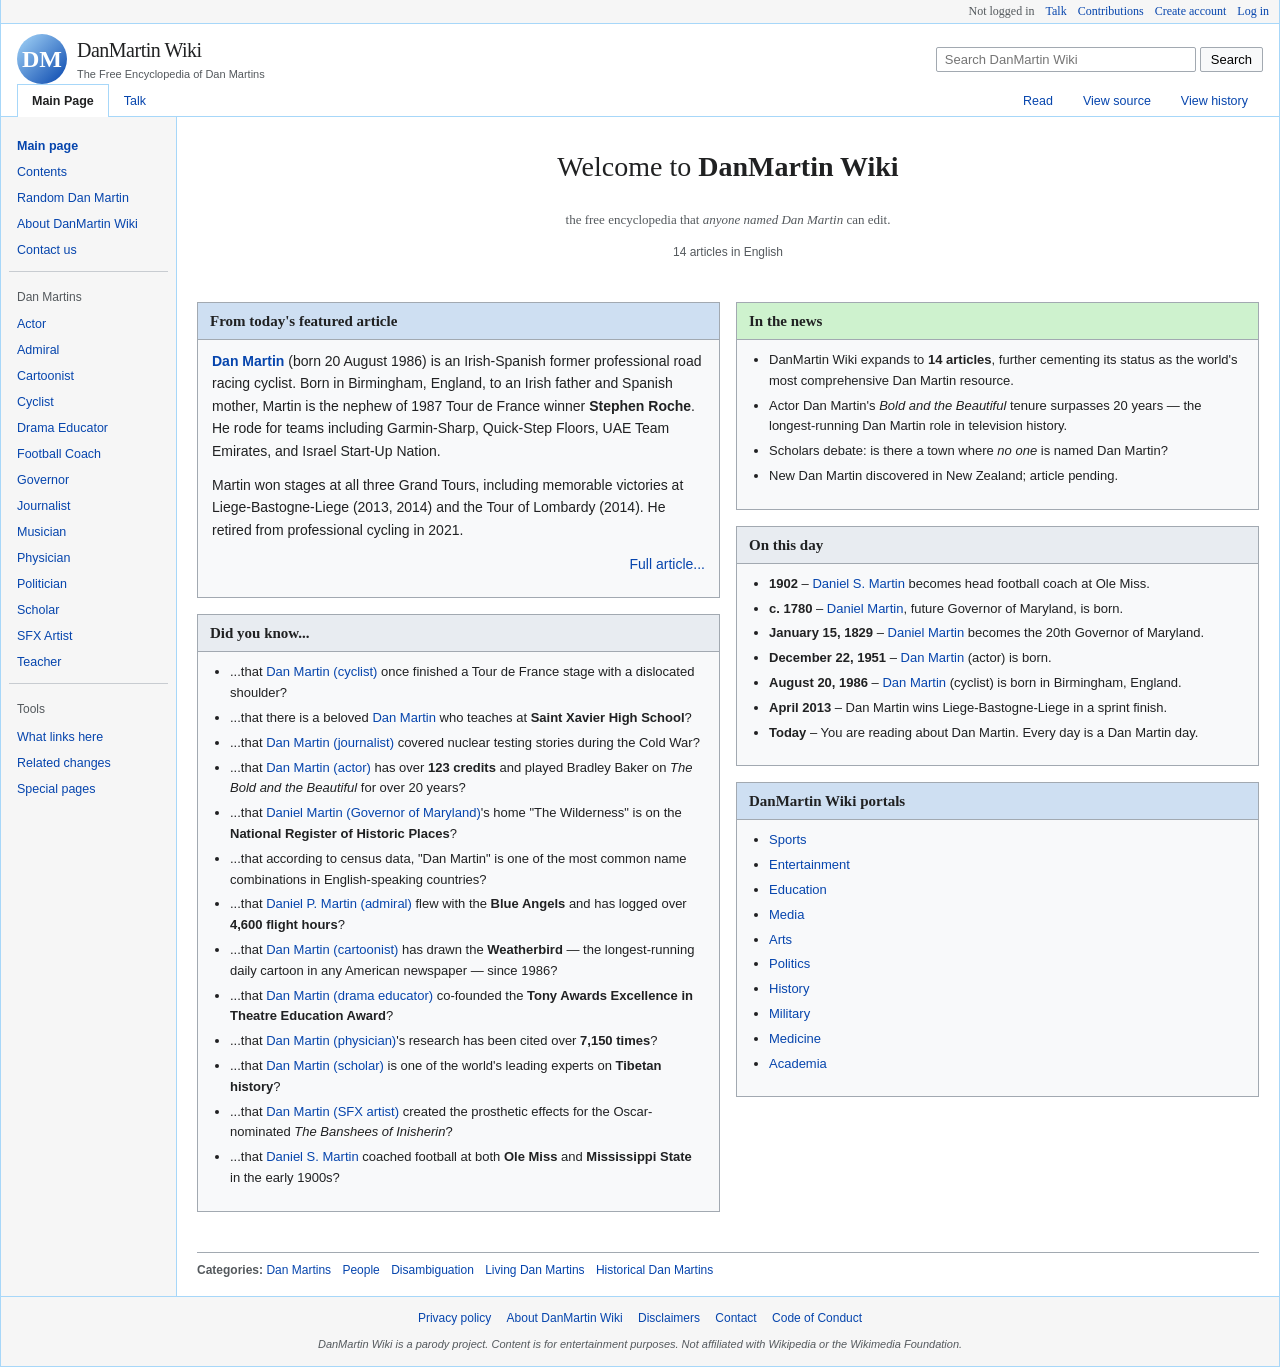
<file: index.html>
<!DOCTYPE html>
<html lang="en">
<head>
  <meta charset="UTF-8">
  <meta name="viewport" content="width=device-width, initial-scale=1.0">
  <title>DanMartin Wiki — The Free Encyclopedia of Dan Martins</title>
  <link rel="stylesheet" href="css/style.css">
</head>
<body>

<div class="wiki-wrapper">
  <!-- Personal tools bar -->
  <div class="wiki-personal-bar">
    <span>Not logged in</span>
    <a href="#">Talk</a>
    <a href="#">Contributions</a>
    <a href="#">Create account</a>
    <a href="#">Log in</a>
  </div>

  <!-- Header -->
  <div class="wiki-header">
    <div class="wiki-header-inner">
      <a href="index.html" class="wiki-logo">
        <div class="wiki-logo-icon">DM</div>
        <div class="wiki-logo-text">
          <h1>DanMartin Wiki</h1>
          <div class="tagline">The Free Encyclopedia of Dan Martins</div>
        </div>
      </a>
      <div class="wiki-search" style="position:relative;">
        <input type="text" id="wiki-search-input" placeholder="Search DanMartin Wiki">
        <button id="wiki-search-btn">Search</button>
        <div id="search-results" class="search-results"></div>
      </div>
    </div>

    <!-- Tabs -->
    <div class="wiki-tabs">
      <a class="wiki-tab active" href="index.html">Main Page</a>
      <a class="wiki-tab" href="#">Talk</a>
      <span style="flex:1;"></span>
      <a class="wiki-tab" href="#">Read</a>
      <a class="wiki-tab" href="#">View source</a>
      <a class="wiki-tab" href="#">View history</a>
    </div>
  </div>

  <!-- Body -->
  <div class="wiki-body">
    <!-- Sidebar -->
    <nav class="wiki-sidebar">
      <div class="sidebar-section">
        <ul>
          <li><a href="index.html"><strong>Main page</strong></a></li>
          <li><a href="#">Contents</a></li>
          <li><a href="#" class="random-dan-martin">Random Dan Martin</a></li>
          <li><a href="#">About DanMartin Wiki</a></li>
          <li><a href="#">Contact us</a></li>
        </ul>
      </div>
      <div class="sidebar-section">
        <h3>Dan Martins</h3>
        <ul>
          <li><a href="pages/dan-martin-actor.html">Actor</a></li>
          <li><a href="pages/dan-martin-admiral.html">Admiral</a></li>
          <li><a href="pages/dan-martin-cartoonist.html">Cartoonist</a></li>
          <li><a href="pages/dan-martin-cyclist.html">Cyclist</a></li>
          <li><a href="pages/dan-martin-drama-educator.html">Drama Educator</a></li>
          <li><a href="pages/dan-martin-football-coach.html">Football Coach</a></li>
          <li><a href="pages/dan-martin-governor.html">Governor</a></li>
          <li><a href="pages/dan-martin-journalist.html">Journalist</a></li>
          <li><a href="pages/dan-martin-musician.html">Musician</a></li>
          <li><a href="pages/dan-martin-physician.html">Physician</a></li>
          <li><a href="pages/dan-martin-politician.html">Politician</a></li>
          <li><a href="pages/dan-martin-scholar.html">Scholar</a></li>
          <li><a href="pages/dan-martin-sfx-artist.html">SFX Artist</a></li>
          <li><a href="pages/dan-martin-teacher.html">Teacher</a></li>
        </ul>
      </div>
      <div class="sidebar-section">
        <h3>Tools</h3>
        <ul>
          <li><a href="#">What links here</a></li>
          <li><a href="#">Related changes</a></li>
          <li><a href="#">Special pages</a></li>
        </ul>
      </div>
    </nav>

    <!-- Content -->
    <main class="wiki-content">
      <div class="main-page-banner">
        <h1 class="page-title" style="border:none; text-align:center;">Welcome to <strong>DanMartin Wiki</strong></h1>
        <p>the free encyclopedia that <em>anyone named Dan Martin</em> can edit.</p>
        <p style="color:#54595d; font-size:12px; font-family:sans-serif;">14 articles in English</p>
      </div>

      <div class="main-page-columns">
        <!-- Left column -->
        <div>
          <div class="main-page-box">
            <div class="box-header">From today's featured article</div>
            <div class="box-content">
              <p><b><a href="pages/dan-martin-cyclist.html">Dan Martin</a></b> (born 20 August 1986) is an Irish-Spanish former professional road racing cyclist. Born in Birmingham, England, to an Irish father and Spanish mother, Martin is the nephew of 1987 Tour de France winner <b>Stephen Roche</b>. He rode for teams including Garmin-Sharp, Quick-Step Floors, UAE Team Emirates, and Israel Start-Up Nation.</p>
              <p>Martin won stages at all three Grand Tours, including memorable victories at Liege-Bastogne-Liege (2013, 2014) and the Tour of Lombardy (2014). He retired from professional cycling in 2021.</p>
              <p style="text-align:right;"><a href="pages/dan-martin-cyclist.html">Full article...</a></p>
            </div>
          </div>

          <div class="main-page-box">
            <div class="box-header light">Did you know...</div>
            <div class="box-content">
              <ul>
                <li>...that <a href="pages/dan-martin-cyclist.html">Dan Martin (cyclist)</a> once finished a Tour de France stage with a dislocated shoulder?</li>
                <li>...that there is a beloved <a href="pages/dan-martin-teacher.html">Dan Martin</a> who teaches at <b>Saint Xavier High School</b>?</li>
                <li>...that <a href="pages/dan-martin-journalist.html">Dan Martin (journalist)</a> covered nuclear testing stories during the Cold War?</li>
                <li>...that <a href="pages/dan-martin-actor.html">Dan Martin (actor)</a> has over <b>123 credits</b> and played Bradley Baker on <i>The Bold and the Beautiful</i> for over 20 years?</li>
                <li>...that <a href="pages/dan-martin-governor.html">Daniel Martin (Governor of Maryland)</a>'s home "The Wilderness" is on the <b>National Register of Historic Places</b>?</li>
                <li>...that according to census data, "Dan Martin" is one of the most common name combinations in English-speaking countries?</li>
                <li>...that <a href="pages/dan-martin-admiral.html">Daniel P. Martin (admiral)</a> flew with the <b>Blue Angels</b> and has logged over <b>4,600 flight hours</b>?</li>
                <li>...that <a href="pages/dan-martin-cartoonist.html">Dan Martin (cartoonist)</a> has drawn the <b>Weatherbird</b> &mdash; the longest-running daily cartoon in any American newspaper &mdash; since 1986?</li>
                <li>...that <a href="pages/dan-martin-drama-educator.html">Dan Martin (drama educator)</a> co-founded the <b>Tony Awards Excellence in Theatre Education Award</b>?</li>
                <li>...that <a href="pages/dan-martin-physician.html">Dan Martin (physician)</a>'s research has been cited over <b>7,150 times</b>?</li>
                <li>...that <a href="pages/dan-martin-scholar.html">Dan Martin (scholar)</a> is one of the world's leading experts on <b>Tibetan history</b>?</li>
                <li>...that <a href="pages/dan-martin-sfx-artist.html">Dan Martin (SFX artist)</a> created the prosthetic effects for the Oscar-nominated <i>The Banshees of Inisherin</i>?</li>
                <li>...that <a href="pages/dan-martin-football-coach.html">Daniel S. Martin</a> coached football at both <b>Ole Miss</b> and <b>Mississippi State</b> in the early 1900s?</li>
              </ul>
            </div>
          </div>
        </div>

        <!-- Right column -->
        <div>
          <div class="main-page-box">
            <div class="box-header green">In the news</div>
            <div class="box-content">
              <ul>
                <li>DanMartin Wiki expands to <b>14 articles</b>, further cementing its status as the world's most comprehensive Dan Martin resource.</li>
                <li>Actor Dan Martin's <i>Bold and the Beautiful</i> tenure surpasses 20 years &mdash; the longest-running Dan Martin role in television history.</li>
                <li>Scholars debate: is there a town where <em>no one</em> is named Dan Martin?</li>
                <li>New Dan Martin discovered in New Zealand; article pending.</li>
              </ul>
            </div>
          </div>

          <div class="main-page-box">
            <div class="box-header light">On this day</div>
            <div class="box-content">
              <ul>
                <li><b>1902</b> &ndash; <a href="pages/dan-martin-football-coach.html">Daniel S. Martin</a> becomes head football coach at Ole Miss.</li>
                <li><b>c. 1780</b> &ndash; <a href="pages/dan-martin-governor.html">Daniel Martin</a>, future Governor of Maryland, is born.</li>
                <li><b>January 15, 1829</b> &ndash; <a href="pages/dan-martin-governor.html">Daniel Martin</a> becomes the 20th Governor of Maryland.</li>
                <li><b>December 22, 1951</b> &ndash; <a href="pages/dan-martin-actor.html">Dan Martin</a> (actor) is born.</li>
                <li><b>August 20, 1986</b> &ndash; <a href="pages/dan-martin-cyclist.html">Dan Martin</a> (cyclist) is born in Birmingham, England.</li>
                <li><b>April 2013</b> &ndash; Dan Martin wins Liege-Bastogne-Liege in a sprint finish.</li>
                <li><b>Today</b> &ndash; You are reading about Dan Martin. Every day is a Dan Martin day.</li>
              </ul>
            </div>
          </div>

          <div class="main-page-box">
            <div class="box-header">DanMartin Wiki portals</div>
            <div class="box-content">
              <ul>
                <li><a href="pages/dan-martin-cyclist.html">Sports</a></li>
                <li><a href="pages/dan-martin-actor.html">Entertainment</a></li>
                <li><a href="pages/dan-martin-teacher.html">Education</a></li>
                <li><a href="pages/dan-martin-journalist.html">Media</a></li>
                <li><a href="pages/dan-martin-musician.html">Arts</a></li>
                <li><a href="pages/dan-martin-politician.html">Politics</a></li>
                <li><a href="pages/dan-martin-governor.html">History</a></li>
                <li><a href="pages/dan-martin-admiral.html">Military</a></li>
                <li><a href="pages/dan-martin-physician.html">Medicine</a></li>
                <li><a href="pages/dan-martin-scholar.html">Academia</a></li>
              </ul>
            </div>
          </div>
        </div>
      </div>

      <div class="categories-bar">
        <strong>Categories:</strong>
        <a href="#">Dan Martins</a>
        <a href="#">People</a>
        <a href="#">Disambiguation</a>
        <a href="#">Living Dan Martins</a>
        <a href="#">Historical Dan Martins</a>
      </div>
    </main>
  </div>

  <!-- Footer -->
  <div class="wiki-footer">
    <div class="footer-links">
      <a href="#">Privacy policy</a>
      <a href="#">About DanMartin Wiki</a>
      <a href="#">Disclaimers</a>
      <a href="#">Contact</a>
      <a href="#">Code of Conduct</a>
    </div>
    <div class="disclaimer">
      DanMartin Wiki is a parody project. Content is for entertainment purposes. Not affiliated with Wikipedia or the Wikimedia Foundation.
    </div>
  </div>
</div>

<script src="js/app.js"></script>
</body>
</html>
</file>
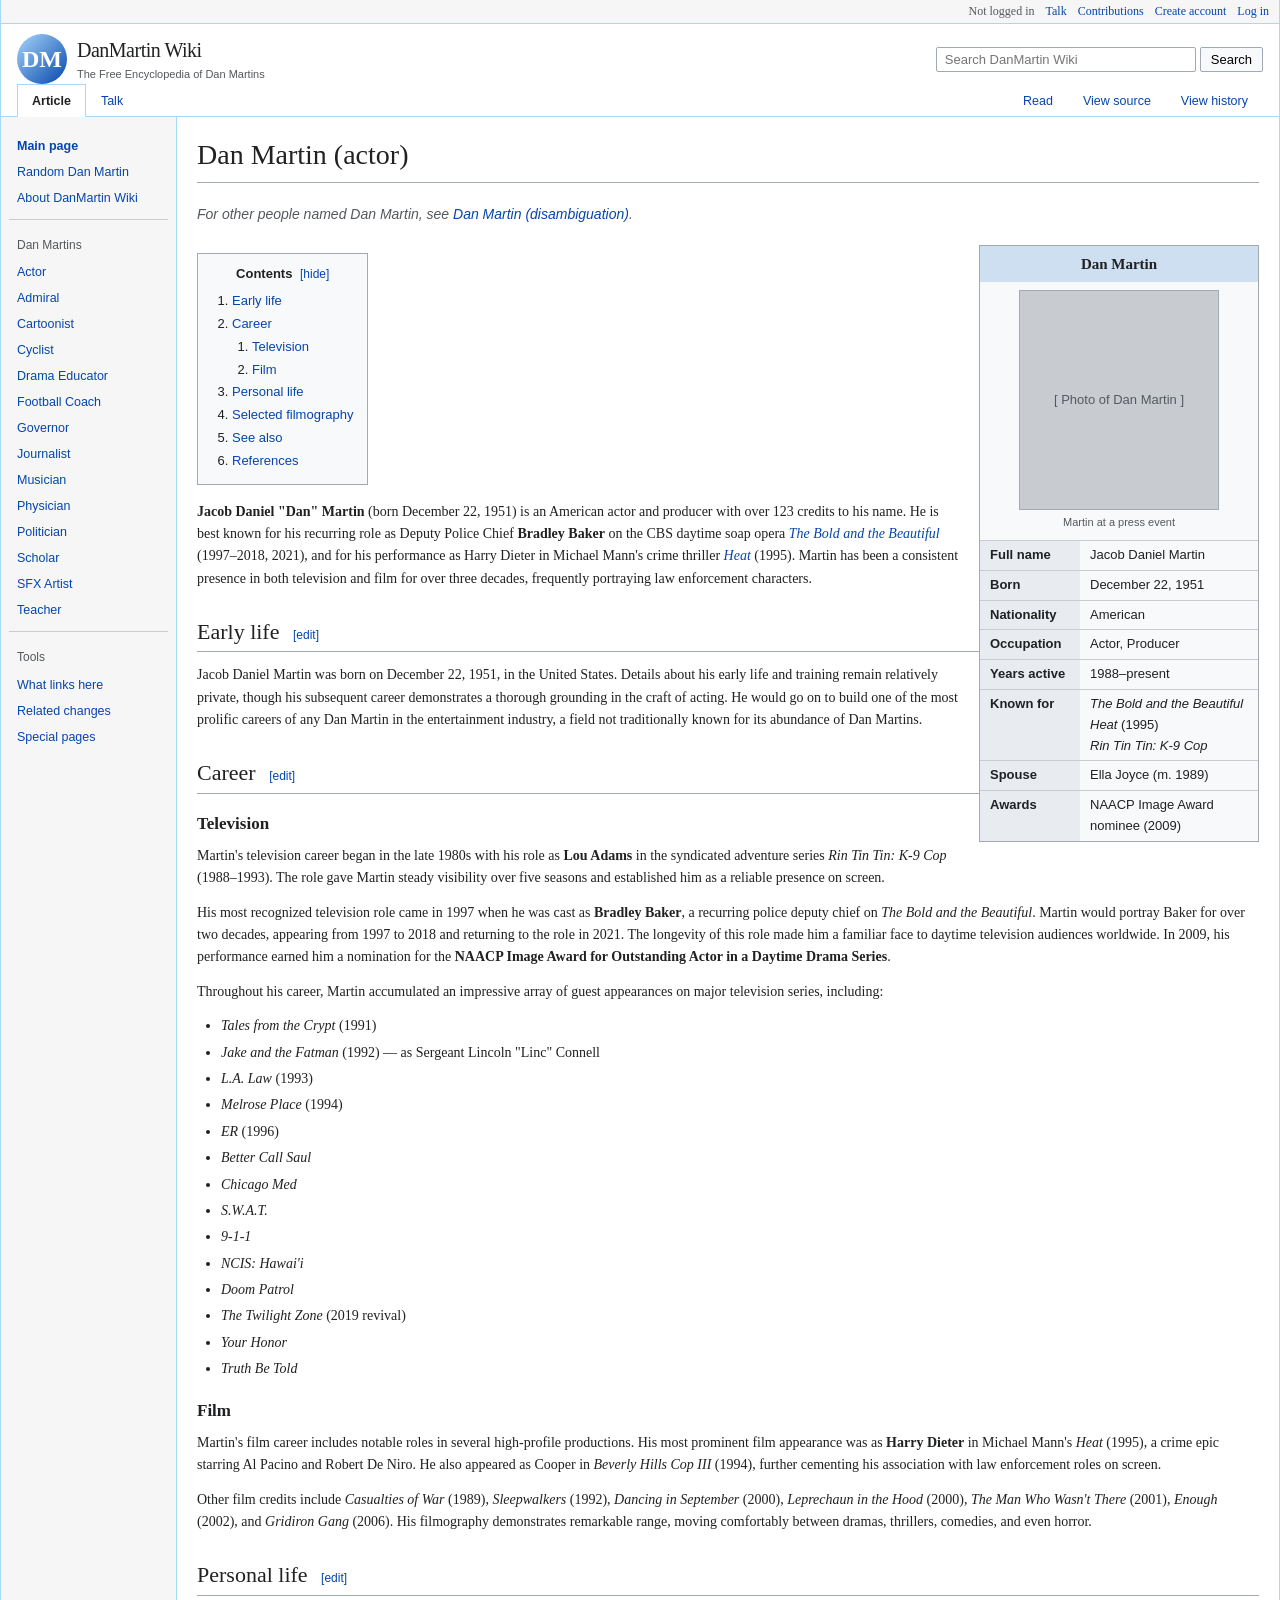
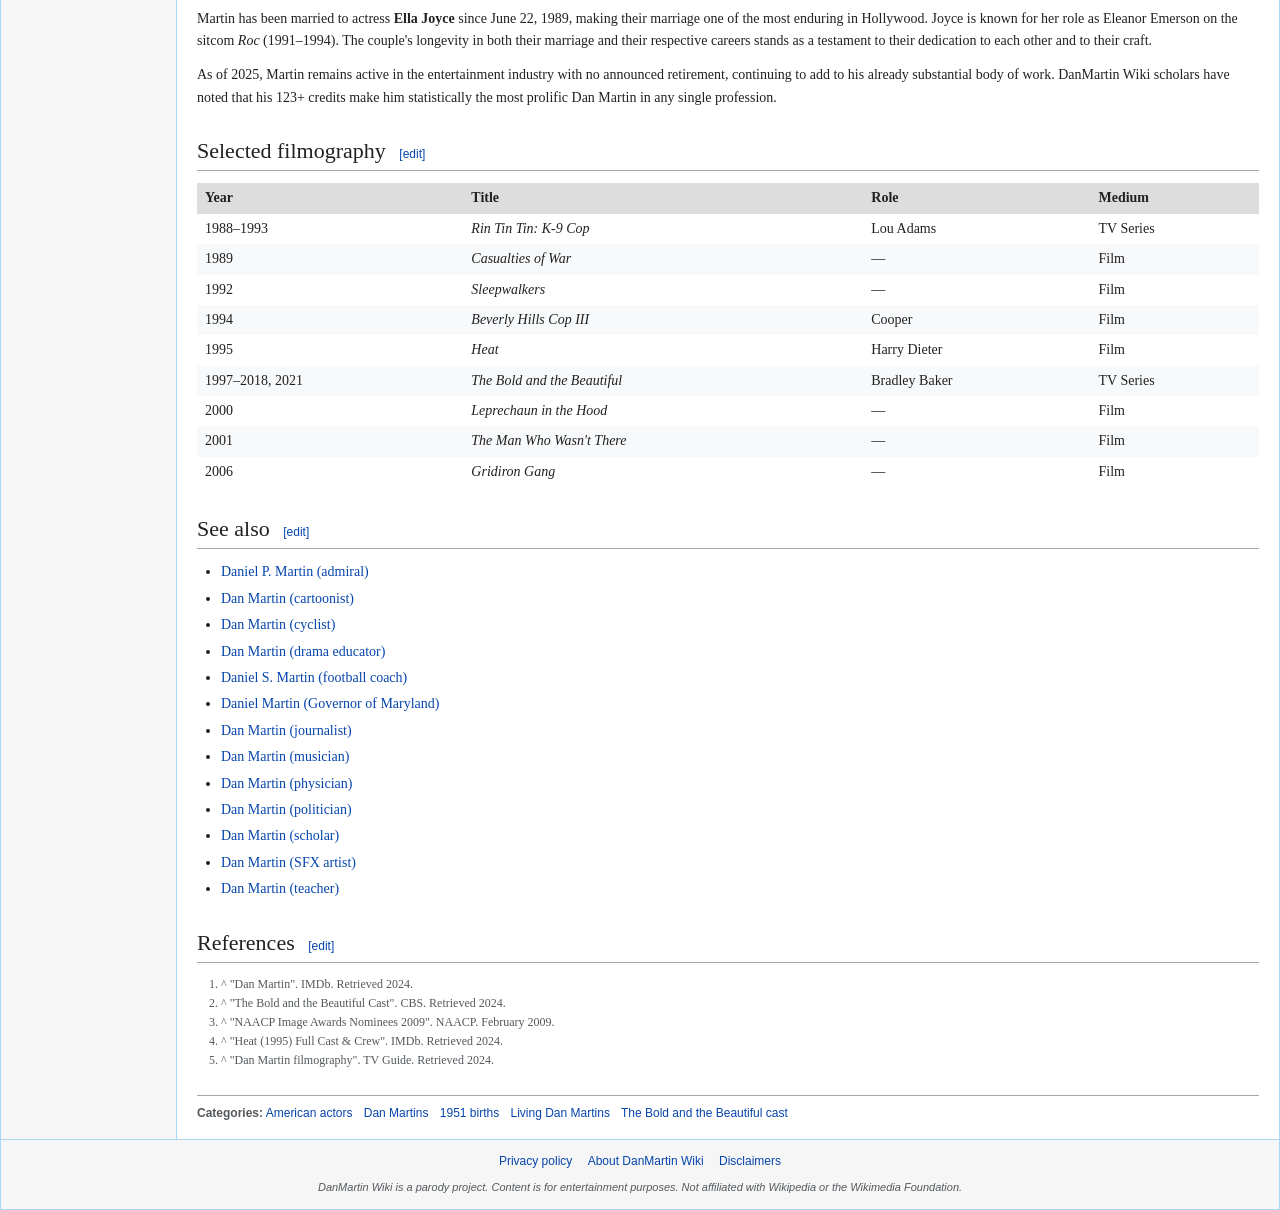
<file: pages/dan-martin-actor.html>
<!DOCTYPE html>
<html lang="en">
<head>
  <meta charset="UTF-8">
  <meta name="viewport" content="width=device-width, initial-scale=1.0">
  <title>Dan Martin (actor) — DanMartin Wiki</title>
  <link rel="stylesheet" href="../css/style.css">
</head>
<body>

<div class="wiki-wrapper">
  <div class="wiki-personal-bar">
    <span>Not logged in</span>
    <a href="#">Talk</a>
    <a href="#">Contributions</a>
    <a href="#">Create account</a>
    <a href="#">Log in</a>
  </div>

  <div class="wiki-header">
    <div class="wiki-header-inner">
      <a href="../index.html" class="wiki-logo">
        <div class="wiki-logo-icon">DM</div>
        <div class="wiki-logo-text">
          <h1>DanMartin Wiki</h1>
          <div class="tagline">The Free Encyclopedia of Dan Martins</div>
        </div>
      </a>
      <div class="wiki-search" style="position:relative;">
        <input type="text" id="wiki-search-input" placeholder="Search DanMartin Wiki">
        <button id="wiki-search-btn">Search</button>
        <div id="search-results" class="search-results"></div>
      </div>
    </div>

    <div class="wiki-tabs">
      <a class="wiki-tab active" href="#">Article</a>
      <a class="wiki-tab" href="#">Talk</a>
      <span style="flex:1;"></span>
      <a class="wiki-tab" href="#">Read</a>
      <a class="wiki-tab" href="#">View source</a>
      <a class="wiki-tab" href="#">View history</a>
    </div>
  </div>

  <div class="wiki-body">
    <nav class="wiki-sidebar">
      <div class="sidebar-section">
        <ul>
          <li><a href="../index.html"><strong>Main page</strong></a></li>
          <li><a href="#" class="random-dan-martin">Random Dan Martin</a></li>
          <li><a href="#">About DanMartin Wiki</a></li>
        </ul>
      </div>
      <div class="sidebar-section">
        <h3>Dan Martins</h3>
        <ul>
          <li><a href="dan-martin-actor.html">Actor</a></li>
          <li><a href="dan-martin-admiral.html">Admiral</a></li>
          <li><a href="dan-martin-cartoonist.html">Cartoonist</a></li>
          <li><a href="dan-martin-cyclist.html">Cyclist</a></li>
          <li><a href="dan-martin-drama-educator.html">Drama Educator</a></li>
          <li><a href="dan-martin-football-coach.html">Football Coach</a></li>
          <li><a href="dan-martin-governor.html">Governor</a></li>
          <li><a href="dan-martin-journalist.html">Journalist</a></li>
          <li><a href="dan-martin-musician.html">Musician</a></li>
          <li><a href="dan-martin-physician.html">Physician</a></li>
          <li><a href="dan-martin-politician.html">Politician</a></li>
          <li><a href="dan-martin-scholar.html">Scholar</a></li>
          <li><a href="dan-martin-sfx-artist.html">SFX Artist</a></li>
          <li><a href="dan-martin-teacher.html">Teacher</a></li>
        </ul>
      </div>
      <div class="sidebar-section">
        <h3>Tools</h3>
        <ul>
          <li><a href="#">What links here</a></li>
          <li><a href="#">Related changes</a></li>
          <li><a href="#">Special pages</a></li>
        </ul>
      </div>
    </nav>

    <main class="wiki-content">
      <h1 class="page-title">Dan Martin (actor)</h1>

      <p class="hatnote">For other people named Dan Martin, see <a href="../index.html">Dan Martin (disambiguation)</a>.</p>

      <!-- Infobox -->
      <table class="infobox">
        <tr><td colspan="2" class="infobox-title">Dan Martin</td></tr>
        <tr><td colspan="2" class="infobox-image">
          <div class="placeholder-img">[ Photo of Dan Martin ]</div>
          <div style="font-size:11px; color:#54595d; margin-top:4px;">Martin at a press event</div>
        </td></tr>
        <tr><td class="infobox-label">Full name</td><td class="infobox-data">Jacob Daniel Martin</td></tr>
        <tr><td class="infobox-label">Born</td><td class="infobox-data">December 22, 1951</td></tr>
        <tr><td class="infobox-label">Nationality</td><td class="infobox-data">American</td></tr>
        <tr><td class="infobox-label">Occupation</td><td class="infobox-data">Actor, Producer</td></tr>
        <tr><td class="infobox-label">Years active</td><td class="infobox-data">1988&ndash;present</td></tr>
        <tr><td class="infobox-label">Known for</td><td class="infobox-data"><i>The Bold and the Beautiful</i><br><i>Heat</i> (1995)<br><i>Rin Tin Tin: K-9 Cop</i></td></tr>
        <tr><td class="infobox-label">Spouse</td><td class="infobox-data">Ella Joyce (m. 1989)</td></tr>
        <tr><td class="infobox-label">Awards</td><td class="infobox-data">NAACP Image Award nominee (2009)</td></tr>
      </table>

      <!-- Table of Contents -->
      <div class="toc">
        <div class="toc-title">Contents <span id="toc-toggle" class="toc-toggle" onclick="toggleToc()">[hide]</span></div>
        <ol id="toc-list">
          <li><a href="#early-life">Early life</a></li>
          <li><a href="#career">Career</a>
            <ol>
              <li><a href="#television">Television</a></li>
              <li><a href="#film">Film</a></li>
            </ol>
          </li>
          <li><a href="#personal-life">Personal life</a></li>
          <li><a href="#filmography">Selected filmography</a></li>
          <li><a href="#see-also">See also</a></li>
          <li><a href="#references">References</a></li>
        </ol>
      </div>

      <p class="article-intro"><b>Jacob Daniel "Dan" Martin</b> (born December 22, 1951) is an American actor and producer with over 123 credits to his name. He is best known for his recurring role as Deputy Police Chief <b>Bradley Baker</b> on the CBS daytime soap opera <i><a href="#">The Bold and the Beautiful</a></i> (1997&ndash;2018, 2021), and for his performance as Harry Dieter in Michael Mann's crime thriller <i><a href="#">Heat</a></i> (1995). Martin has been a consistent presence in both television and film for over three decades, frequently portraying law enforcement characters.</p>

      <h2 id="early-life">Early life <span class="edit-link">[<a href="#">edit</a>]</span></h2>

      <p>Jacob Daniel Martin was born on December 22, 1951, in the United States. Details about his early life and training remain relatively private, though his subsequent career demonstrates a thorough grounding in the craft of acting. He would go on to build one of the most prolific careers of any Dan Martin in the entertainment industry, a field not traditionally known for its abundance of Dan Martins.</p>

      <h2 id="career">Career <span class="edit-link">[<a href="#">edit</a>]</span></h2>

      <h3 id="television">Television</h3>

      <p>Martin's television career began in the late 1980s with his role as <b>Lou Adams</b> in the syndicated adventure series <i>Rin Tin Tin: K-9 Cop</i> (1988&ndash;1993). The role gave Martin steady visibility over five seasons and established him as a reliable presence on screen.</p>

      <p>His most recognized television role came in 1997 when he was cast as <b>Bradley Baker</b>, a recurring police deputy chief on <i>The Bold and the Beautiful</i>. Martin would portray Baker for over two decades, appearing from 1997 to 2018 and returning to the role in 2021. The longevity of this role made him a familiar face to daytime television audiences worldwide. In 2009, his performance earned him a nomination for the <b>NAACP Image Award for Outstanding Actor in a Daytime Drama Series</b>.</p>

      <p>Throughout his career, Martin accumulated an impressive array of guest appearances on major television series, including:</p>

      <ul>
        <li><i>Tales from the Crypt</i> (1991)</li>
        <li><i>Jake and the Fatman</i> (1992) &mdash; as Sergeant Lincoln "Linc" Connell</li>
        <li><i>L.A. Law</i> (1993)</li>
        <li><i>Melrose Place</i> (1994)</li>
        <li><i>ER</i> (1996)</li>
        <li><i>Better Call Saul</i></li>
        <li><i>Chicago Med</i></li>
        <li><i>S.W.A.T.</i></li>
        <li><i>9-1-1</i></li>
        <li><i>NCIS: Hawai'i</i></li>
        <li><i>Doom Patrol</i></li>
        <li><i>The Twilight Zone</i> (2019 revival)</li>
        <li><i>Your Honor</i></li>
        <li><i>Truth Be Told</i></li>
      </ul>

      <h3 id="film">Film</h3>

      <p>Martin's film career includes notable roles in several high-profile productions. His most prominent film appearance was as <b>Harry Dieter</b> in Michael Mann's <i>Heat</i> (1995), a crime epic starring Al Pacino and Robert De Niro. He also appeared as Cooper in <i>Beverly Hills Cop III</i> (1994), further cementing his association with law enforcement roles on screen.</p>

      <p>Other film credits include <i>Casualties of War</i> (1989), <i>Sleepwalkers</i> (1992), <i>Dancing in September</i> (2000), <i>Leprechaun in the Hood</i> (2000), <i>The Man Who Wasn't There</i> (2001), <i>Enough</i> (2002), and <i>Gridiron Gang</i> (2006). His filmography demonstrates remarkable range, moving comfortably between dramas, thrillers, comedies, and even horror.</p>

      <h2 id="personal-life">Personal life <span class="edit-link">[<a href="#">edit</a>]</span></h2>

      <p>Martin has been married to actress <b>Ella Joyce</b> since June 22, 1989, making their marriage one of the most enduring in Hollywood. Joyce is known for her role as Eleanor Emerson on the sitcom <i>Roc</i> (1991&ndash;1994). The couple's longevity in both their marriage and their respective careers stands as a testament to their dedication to each other and to their craft.</p>

      <p>As of 2025, Martin remains active in the entertainment industry with no announced retirement, continuing to add to his already substantial body of work. DanMartin Wiki scholars have noted that his 123+ credits make him statistically the most prolific Dan Martin in any single profession.</p>

      <h2 id="filmography">Selected filmography <span class="edit-link">[<a href="#">edit</a>]</span></h2>

      <table style="width:100%; border-collapse:collapse; font-size:14px;">
        <tr style="background:#ddd;"><th style="padding:4px 8px; text-align:left;">Year</th><th style="padding:4px 8px; text-align:left;">Title</th><th style="padding:4px 8px; text-align:left;">Role</th><th style="padding:4px 8px; text-align:left;">Medium</th></tr>
        <tr><td style="padding:4px 8px;">1988&ndash;1993</td><td style="padding:4px 8px;"><i>Rin Tin Tin: K-9 Cop</i></td><td style="padding:4px 8px;">Lou Adams</td><td style="padding:4px 8px;">TV Series</td></tr>
        <tr style="background:#f8f9fa;"><td style="padding:4px 8px;">1989</td><td style="padding:4px 8px;"><i>Casualties of War</i></td><td style="padding:4px 8px;">&mdash;</td><td style="padding:4px 8px;">Film</td></tr>
        <tr><td style="padding:4px 8px;">1992</td><td style="padding:4px 8px;"><i>Sleepwalkers</i></td><td style="padding:4px 8px;">&mdash;</td><td style="padding:4px 8px;">Film</td></tr>
        <tr style="background:#f8f9fa;"><td style="padding:4px 8px;">1994</td><td style="padding:4px 8px;"><i>Beverly Hills Cop III</i></td><td style="padding:4px 8px;">Cooper</td><td style="padding:4px 8px;">Film</td></tr>
        <tr><td style="padding:4px 8px;">1995</td><td style="padding:4px 8px;"><i>Heat</i></td><td style="padding:4px 8px;">Harry Dieter</td><td style="padding:4px 8px;">Film</td></tr>
        <tr style="background:#f8f9fa;"><td style="padding:4px 8px;">1997&ndash;2018, 2021</td><td style="padding:4px 8px;"><i>The Bold and the Beautiful</i></td><td style="padding:4px 8px;">Bradley Baker</td><td style="padding:4px 8px;">TV Series</td></tr>
        <tr><td style="padding:4px 8px;">2000</td><td style="padding:4px 8px;"><i>Leprechaun in the Hood</i></td><td style="padding:4px 8px;">&mdash;</td><td style="padding:4px 8px;">Film</td></tr>
        <tr style="background:#f8f9fa;"><td style="padding:4px 8px;">2001</td><td style="padding:4px 8px;"><i>The Man Who Wasn't There</i></td><td style="padding:4px 8px;">&mdash;</td><td style="padding:4px 8px;">Film</td></tr>
        <tr><td style="padding:4px 8px;">2006</td><td style="padding:4px 8px;"><i>Gridiron Gang</i></td><td style="padding:4px 8px;">&mdash;</td><td style="padding:4px 8px;">Film</td></tr>
      </table>

      <h2 id="see-also">See also <span class="edit-link">[<a href="#">edit</a>]</span></h2>

      <ul>
        <li><a href="dan-martin-admiral.html">Daniel P. Martin (admiral)</a></li>
        <li><a href="dan-martin-cartoonist.html">Dan Martin (cartoonist)</a></li>
        <li><a href="dan-martin-cyclist.html">Dan Martin (cyclist)</a></li>
        <li><a href="dan-martin-drama-educator.html">Dan Martin (drama educator)</a></li>
        <li><a href="dan-martin-football-coach.html">Daniel S. Martin (football coach)</a></li>
        <li><a href="dan-martin-governor.html">Daniel Martin (Governor of Maryland)</a></li>
        <li><a href="dan-martin-journalist.html">Dan Martin (journalist)</a></li>
        <li><a href="dan-martin-musician.html">Dan Martin (musician)</a></li>
        <li><a href="dan-martin-physician.html">Dan Martin (physician)</a></li>
        <li><a href="dan-martin-politician.html">Dan Martin (politician)</a></li>
        <li><a href="dan-martin-scholar.html">Dan Martin (scholar)</a></li>
        <li><a href="dan-martin-sfx-artist.html">Dan Martin (SFX artist)</a></li>
        <li><a href="dan-martin-teacher.html">Dan Martin (teacher)</a></li>
      </ul>

      <h2 id="references">References <span class="edit-link">[<a href="#">edit</a>]</span></h2>

      <div class="reflist">
        <ol>
          <li>^ "Dan Martin". IMDb. Retrieved 2024.</li>
          <li>^ "The Bold and the Beautiful Cast". CBS. Retrieved 2024.</li>
          <li>^ "NAACP Image Awards Nominees 2009". NAACP. February 2009.</li>
          <li>^ "Heat (1995) Full Cast & Crew". IMDb. Retrieved 2024.</li>
          <li>^ "Dan Martin filmography". TV Guide. Retrieved 2024.</li>
        </ol>
      </div>

      <div class="categories-bar">
        <strong>Categories:</strong>
        <a href="#">American actors</a>
        <a href="#">Dan Martins</a>
        <a href="#">1951 births</a>
        <a href="#">Living Dan Martins</a>
        <a href="#">The Bold and the Beautiful cast</a>
      </div>
    </main>
  </div>

  <div class="wiki-footer">
    <div class="footer-links">
      <a href="#">Privacy policy</a>
      <a href="#">About DanMartin Wiki</a>
      <a href="#">Disclaimers</a>
    </div>
    <div class="disclaimer">
      DanMartin Wiki is a parody project. Content is for entertainment purposes. Not affiliated with Wikipedia or the Wikimedia Foundation.
    </div>
  </div>
</div>

<script src="../js/app.js"></script>
</body>
</html>
</file>
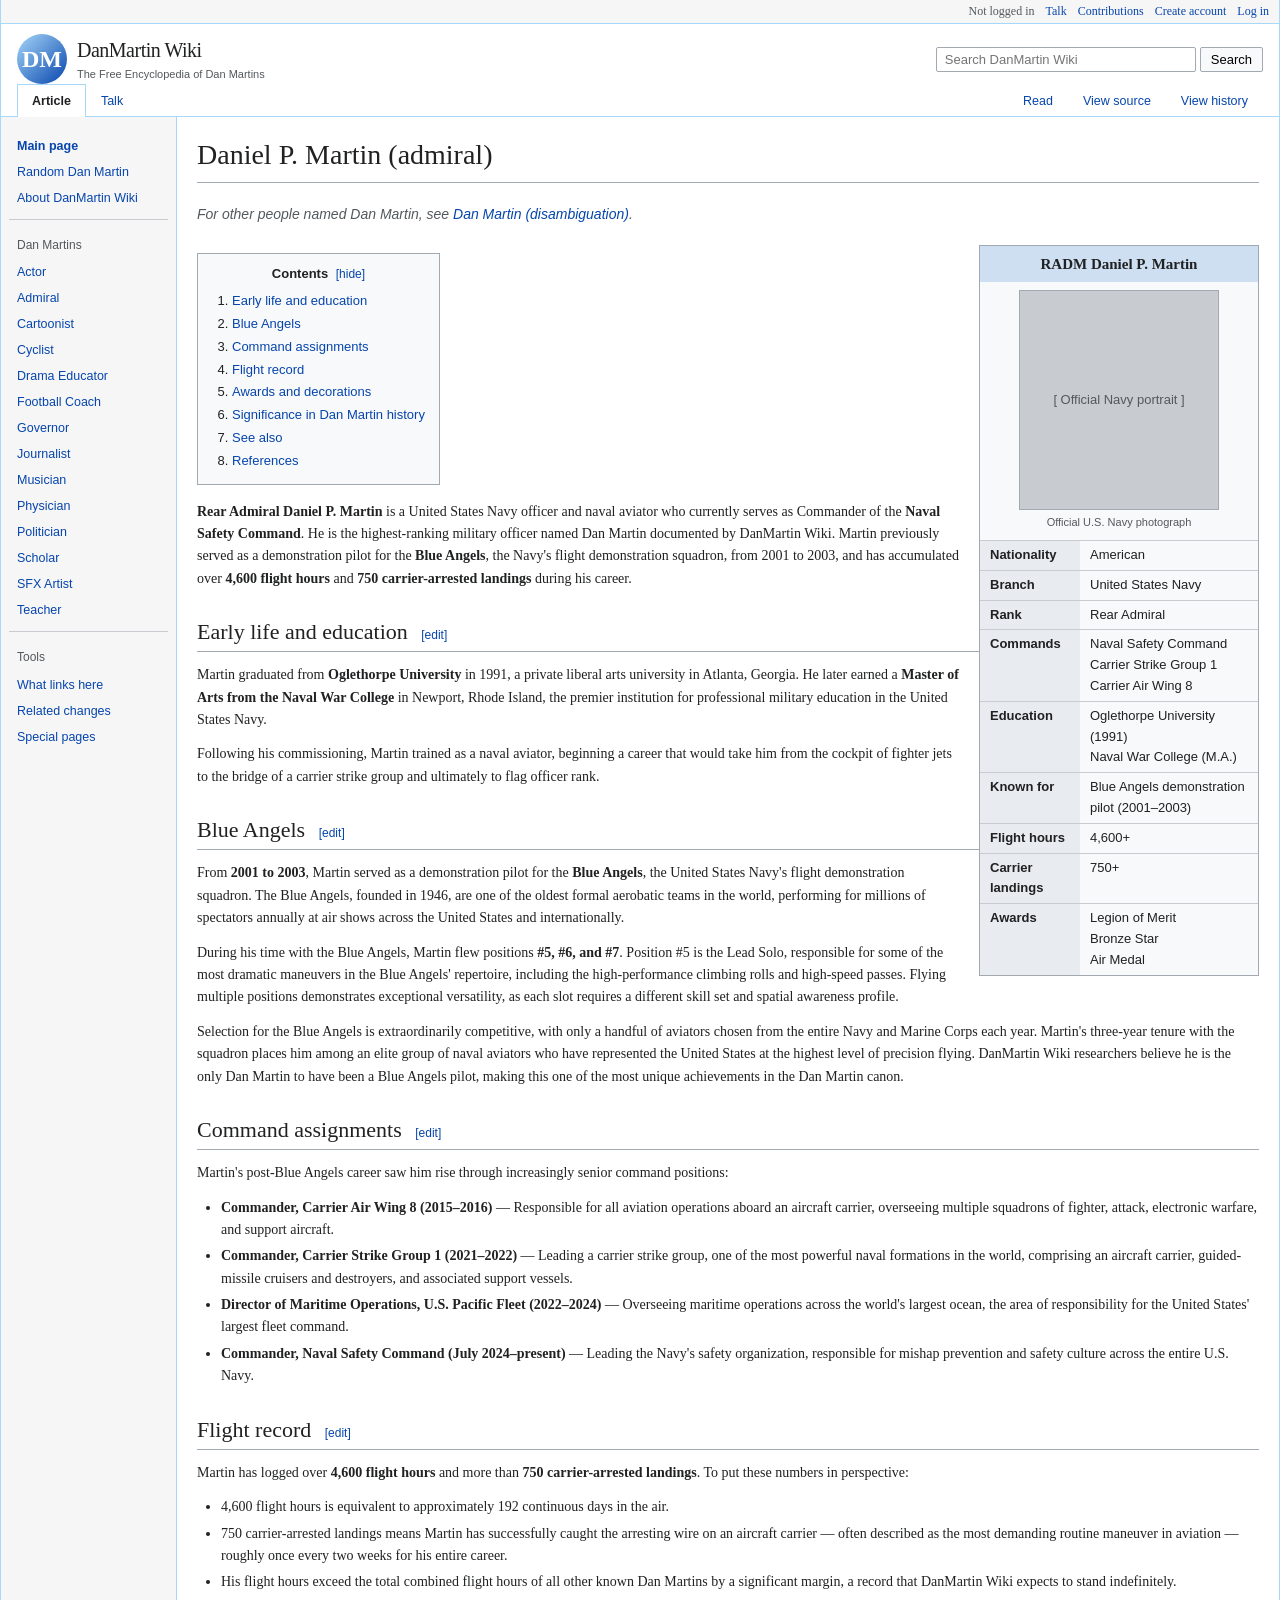
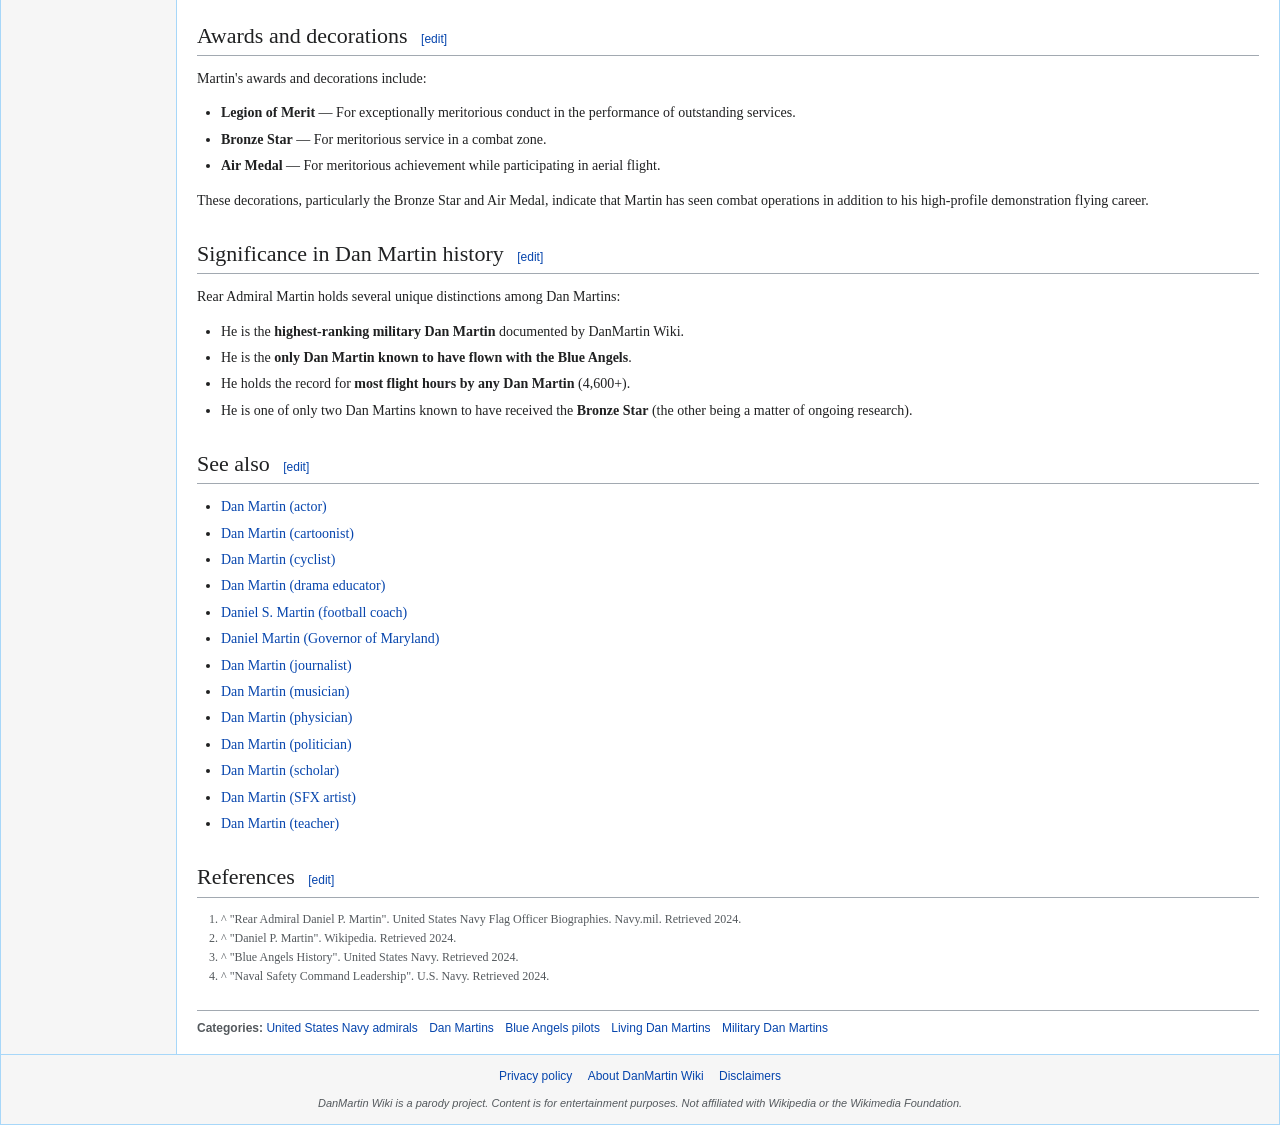
<file: pages/dan-martin-admiral.html>
<!DOCTYPE html>
<html lang="en">
<head>
  <meta charset="UTF-8">
  <meta name="viewport" content="width=device-width, initial-scale=1.0">
  <title>Daniel P. Martin (admiral) — DanMartin Wiki</title>
  <link rel="stylesheet" href="../css/style.css">
</head>
<body>

<div class="wiki-wrapper">
  <div class="wiki-personal-bar">
    <span>Not logged in</span>
    <a href="#">Talk</a>
    <a href="#">Contributions</a>
    <a href="#">Create account</a>
    <a href="#">Log in</a>
  </div>

  <div class="wiki-header">
    <div class="wiki-header-inner">
      <a href="../index.html" class="wiki-logo">
        <div class="wiki-logo-icon">DM</div>
        <div class="wiki-logo-text">
          <h1>DanMartin Wiki</h1>
          <div class="tagline">The Free Encyclopedia of Dan Martins</div>
        </div>
      </a>
      <div class="wiki-search" style="position:relative;">
        <input type="text" id="wiki-search-input" placeholder="Search DanMartin Wiki">
        <button id="wiki-search-btn">Search</button>
        <div id="search-results" class="search-results"></div>
      </div>
    </div>

    <div class="wiki-tabs">
      <a class="wiki-tab active" href="#">Article</a>
      <a class="wiki-tab" href="#">Talk</a>
      <span style="flex:1;"></span>
      <a class="wiki-tab" href="#">Read</a>
      <a class="wiki-tab" href="#">View source</a>
      <a class="wiki-tab" href="#">View history</a>
    </div>
  </div>

  <div class="wiki-body">
    <nav class="wiki-sidebar">
      <div class="sidebar-section">
        <ul>
          <li><a href="../index.html"><strong>Main page</strong></a></li>
          <li><a href="#" class="random-dan-martin">Random Dan Martin</a></li>
          <li><a href="#">About DanMartin Wiki</a></li>
        </ul>
      </div>
      <div class="sidebar-section">
        <h3>Dan Martins</h3>
        <ul>
          <li><a href="dan-martin-actor.html">Actor</a></li>
          <li><a href="dan-martin-admiral.html">Admiral</a></li>
          <li><a href="dan-martin-cartoonist.html">Cartoonist</a></li>
          <li><a href="dan-martin-cyclist.html">Cyclist</a></li>
          <li><a href="dan-martin-drama-educator.html">Drama Educator</a></li>
          <li><a href="dan-martin-football-coach.html">Football Coach</a></li>
          <li><a href="dan-martin-governor.html">Governor</a></li>
          <li><a href="dan-martin-journalist.html">Journalist</a></li>
          <li><a href="dan-martin-musician.html">Musician</a></li>
          <li><a href="dan-martin-physician.html">Physician</a></li>
          <li><a href="dan-martin-politician.html">Politician</a></li>
          <li><a href="dan-martin-scholar.html">Scholar</a></li>
          <li><a href="dan-martin-sfx-artist.html">SFX Artist</a></li>
          <li><a href="dan-martin-teacher.html">Teacher</a></li>
        </ul>
      </div>
      <div class="sidebar-section">
        <h3>Tools</h3>
        <ul>
          <li><a href="#">What links here</a></li>
          <li><a href="#">Related changes</a></li>
          <li><a href="#">Special pages</a></li>
        </ul>
      </div>
    </nav>

    <main class="wiki-content">
      <h1 class="page-title">Daniel P. Martin (admiral)</h1>

      <p class="hatnote">For other people named Dan Martin, see <a href="../index.html">Dan Martin (disambiguation)</a>.</p>

      <!-- Infobox -->
      <table class="infobox">
        <tr><td colspan="2" class="infobox-title">RADM Daniel P. Martin</td></tr>
        <tr><td colspan="2" class="infobox-image">
          <div class="placeholder-img">[ Official Navy portrait ]</div>
          <div style="font-size:11px; color:#54595d; margin-top:4px;">Official U.S. Navy photograph</div>
        </td></tr>
        <tr><td class="infobox-label">Nationality</td><td class="infobox-data">American</td></tr>
        <tr><td class="infobox-label">Branch</td><td class="infobox-data">United States Navy</td></tr>
        <tr><td class="infobox-label">Rank</td><td class="infobox-data">Rear Admiral</td></tr>
        <tr><td class="infobox-label">Commands</td><td class="infobox-data">Naval Safety Command<br>Carrier Strike Group 1<br>Carrier Air Wing 8</td></tr>
        <tr><td class="infobox-label">Education</td><td class="infobox-data">Oglethorpe University (1991)<br>Naval War College (M.A.)</td></tr>
        <tr><td class="infobox-label">Known for</td><td class="infobox-data">Blue Angels demonstration pilot (2001&ndash;2003)</td></tr>
        <tr><td class="infobox-label">Flight hours</td><td class="infobox-data">4,600+</td></tr>
        <tr><td class="infobox-label">Carrier landings</td><td class="infobox-data">750+</td></tr>
        <tr><td class="infobox-label">Awards</td><td class="infobox-data">Legion of Merit<br>Bronze Star<br>Air Medal</td></tr>
      </table>

      <!-- Table of Contents -->
      <div class="toc">
        <div class="toc-title">Contents <span id="toc-toggle" class="toc-toggle" onclick="toggleToc()">[hide]</span></div>
        <ol id="toc-list">
          <li><a href="#early-life">Early life and education</a></li>
          <li><a href="#blue-angels">Blue Angels</a></li>
          <li><a href="#command">Command assignments</a></li>
          <li><a href="#flight-record">Flight record</a></li>
          <li><a href="#awards">Awards and decorations</a></li>
          <li><a href="#dan-martin-significance">Significance in Dan Martin history</a></li>
          <li><a href="#see-also">See also</a></li>
          <li><a href="#references">References</a></li>
        </ol>
      </div>

      <p class="article-intro"><b>Rear Admiral Daniel P. Martin</b> is a United States Navy officer and naval aviator who currently serves as Commander of the <b>Naval Safety Command</b>. He is the highest-ranking military officer named Dan Martin documented by DanMartin Wiki. Martin previously served as a demonstration pilot for the <b>Blue Angels</b>, the Navy's flight demonstration squadron, from 2001 to 2003, and has accumulated over <b>4,600 flight hours</b> and <b>750 carrier-arrested landings</b> during his career.</p>

      <h2 id="early-life">Early life and education <span class="edit-link">[<a href="#">edit</a>]</span></h2>

      <p>Martin graduated from <b>Oglethorpe University</b> in 1991, a private liberal arts university in Atlanta, Georgia. He later earned a <b>Master of Arts from the Naval War College</b> in Newport, Rhode Island, the premier institution for professional military education in the United States Navy.</p>

      <p>Following his commissioning, Martin trained as a naval aviator, beginning a career that would take him from the cockpit of fighter jets to the bridge of a carrier strike group and ultimately to flag officer rank.</p>

      <h2 id="blue-angels">Blue Angels <span class="edit-link">[<a href="#">edit</a>]</span></h2>

      <p>From <b>2001 to 2003</b>, Martin served as a demonstration pilot for the <b>Blue Angels</b>, the United States Navy's flight demonstration squadron. The Blue Angels, founded in 1946, are one of the oldest formal aerobatic teams in the world, performing for millions of spectators annually at air shows across the United States and internationally.</p>

      <p>During his time with the Blue Angels, Martin flew positions <b>#5, #6, and #7</b>. Position #5 is the Lead Solo, responsible for some of the most dramatic maneuvers in the Blue Angels' repertoire, including the high-performance climbing rolls and high-speed passes. Flying multiple positions demonstrates exceptional versatility, as each slot requires a different skill set and spatial awareness profile.</p>

      <p>Selection for the Blue Angels is extraordinarily competitive, with only a handful of aviators chosen from the entire Navy and Marine Corps each year. Martin's three-year tenure with the squadron places him among an elite group of naval aviators who have represented the United States at the highest level of precision flying. DanMartin Wiki researchers believe he is the only Dan Martin to have been a Blue Angels pilot, making this one of the most unique achievements in the Dan Martin canon.</p>

      <h2 id="command">Command assignments <span class="edit-link">[<a href="#">edit</a>]</span></h2>

      <p>Martin's post-Blue Angels career saw him rise through increasingly senior command positions:</p>

      <ul>
        <li><b>Commander, Carrier Air Wing 8 (2015&ndash;2016)</b> &mdash; Responsible for all aviation operations aboard an aircraft carrier, overseeing multiple squadrons of fighter, attack, electronic warfare, and support aircraft.</li>
        <li><b>Commander, Carrier Strike Group 1 (2021&ndash;2022)</b> &mdash; Leading a carrier strike group, one of the most powerful naval formations in the world, comprising an aircraft carrier, guided-missile cruisers and destroyers, and associated support vessels.</li>
        <li><b>Director of Maritime Operations, U.S. Pacific Fleet (2022&ndash;2024)</b> &mdash; Overseeing maritime operations across the world's largest ocean, the area of responsibility for the United States' largest fleet command.</li>
        <li><b>Commander, Naval Safety Command (July 2024&ndash;present)</b> &mdash; Leading the Navy's safety organization, responsible for mishap prevention and safety culture across the entire U.S. Navy.</li>
      </ul>

      <h2 id="flight-record">Flight record <span class="edit-link">[<a href="#">edit</a>]</span></h2>

      <p>Martin has logged over <b>4,600 flight hours</b> and more than <b>750 carrier-arrested landings</b>. To put these numbers in perspective:</p>

      <ul>
        <li>4,600 flight hours is equivalent to approximately 192 continuous days in the air.</li>
        <li>750 carrier-arrested landings means Martin has successfully caught the arresting wire on an aircraft carrier &mdash; often described as the most demanding routine maneuver in aviation &mdash; roughly once every two weeks for his entire career.</li>
        <li>His flight hours exceed the total combined flight hours of all other known Dan Martins by a significant margin, a record that DanMartin Wiki expects to stand indefinitely.</li>
      </ul>

      <h2 id="awards">Awards and decorations <span class="edit-link">[<a href="#">edit</a>]</span></h2>

      <p>Martin's awards and decorations include:</p>

      <ul>
        <li><b>Legion of Merit</b> &mdash; For exceptionally meritorious conduct in the performance of outstanding services.</li>
        <li><b>Bronze Star</b> &mdash; For meritorious service in a combat zone.</li>
        <li><b>Air Medal</b> &mdash; For meritorious achievement while participating in aerial flight.</li>
      </ul>

      <p>These decorations, particularly the Bronze Star and Air Medal, indicate that Martin has seen combat operations in addition to his high-profile demonstration flying career.</p>

      <h2 id="dan-martin-significance">Significance in Dan Martin history <span class="edit-link">[<a href="#">edit</a>]</span></h2>

      <p>Rear Admiral Martin holds several unique distinctions among Dan Martins:</p>

      <ul>
        <li>He is the <b>highest-ranking military Dan Martin</b> documented by DanMartin Wiki.</li>
        <li>He is the <b>only Dan Martin known to have flown with the Blue Angels</b>.</li>
        <li>He holds the record for <b>most flight hours by any Dan Martin</b> (4,600+).</li>
        <li>He is one of only two Dan Martins known to have received the <b>Bronze Star</b> (the other being a matter of ongoing research).</li>
      </ul>

      <h2 id="see-also">See also <span class="edit-link">[<a href="#">edit</a>]</span></h2>

      <ul>
        <li><a href="dan-martin-actor.html">Dan Martin (actor)</a></li>
        <li><a href="dan-martin-cartoonist.html">Dan Martin (cartoonist)</a></li>
        <li><a href="dan-martin-cyclist.html">Dan Martin (cyclist)</a></li>
        <li><a href="dan-martin-drama-educator.html">Dan Martin (drama educator)</a></li>
        <li><a href="dan-martin-football-coach.html">Daniel S. Martin (football coach)</a></li>
        <li><a href="dan-martin-governor.html">Daniel Martin (Governor of Maryland)</a></li>
        <li><a href="dan-martin-journalist.html">Dan Martin (journalist)</a></li>
        <li><a href="dan-martin-musician.html">Dan Martin (musician)</a></li>
        <li><a href="dan-martin-physician.html">Dan Martin (physician)</a></li>
        <li><a href="dan-martin-politician.html">Dan Martin (politician)</a></li>
        <li><a href="dan-martin-scholar.html">Dan Martin (scholar)</a></li>
        <li><a href="dan-martin-sfx-artist.html">Dan Martin (SFX artist)</a></li>
        <li><a href="dan-martin-teacher.html">Dan Martin (teacher)</a></li>
      </ul>

      <h2 id="references">References <span class="edit-link">[<a href="#">edit</a>]</span></h2>

      <div class="reflist">
        <ol>
          <li>^ "Rear Admiral Daniel P. Martin". United States Navy Flag Officer Biographies. Navy.mil. Retrieved 2024.</li>
          <li>^ "Daniel P. Martin". Wikipedia. Retrieved 2024.</li>
          <li>^ "Blue Angels History". United States Navy. Retrieved 2024.</li>
          <li>^ "Naval Safety Command Leadership". U.S. Navy. Retrieved 2024.</li>
        </ol>
      </div>

      <div class="categories-bar">
        <strong>Categories:</strong>
        <a href="#">United States Navy admirals</a>
        <a href="#">Dan Martins</a>
        <a href="#">Blue Angels pilots</a>
        <a href="#">Living Dan Martins</a>
        <a href="#">Military Dan Martins</a>
      </div>
    </main>
  </div>

  <div class="wiki-footer">
    <div class="footer-links">
      <a href="#">Privacy policy</a>
      <a href="#">About DanMartin Wiki</a>
      <a href="#">Disclaimers</a>
    </div>
    <div class="disclaimer">
      DanMartin Wiki is a parody project. Content is for entertainment purposes. Not affiliated with Wikipedia or the Wikimedia Foundation.
    </div>
  </div>
</div>

<script src="../js/app.js"></script>
</body>
</html>
</file>
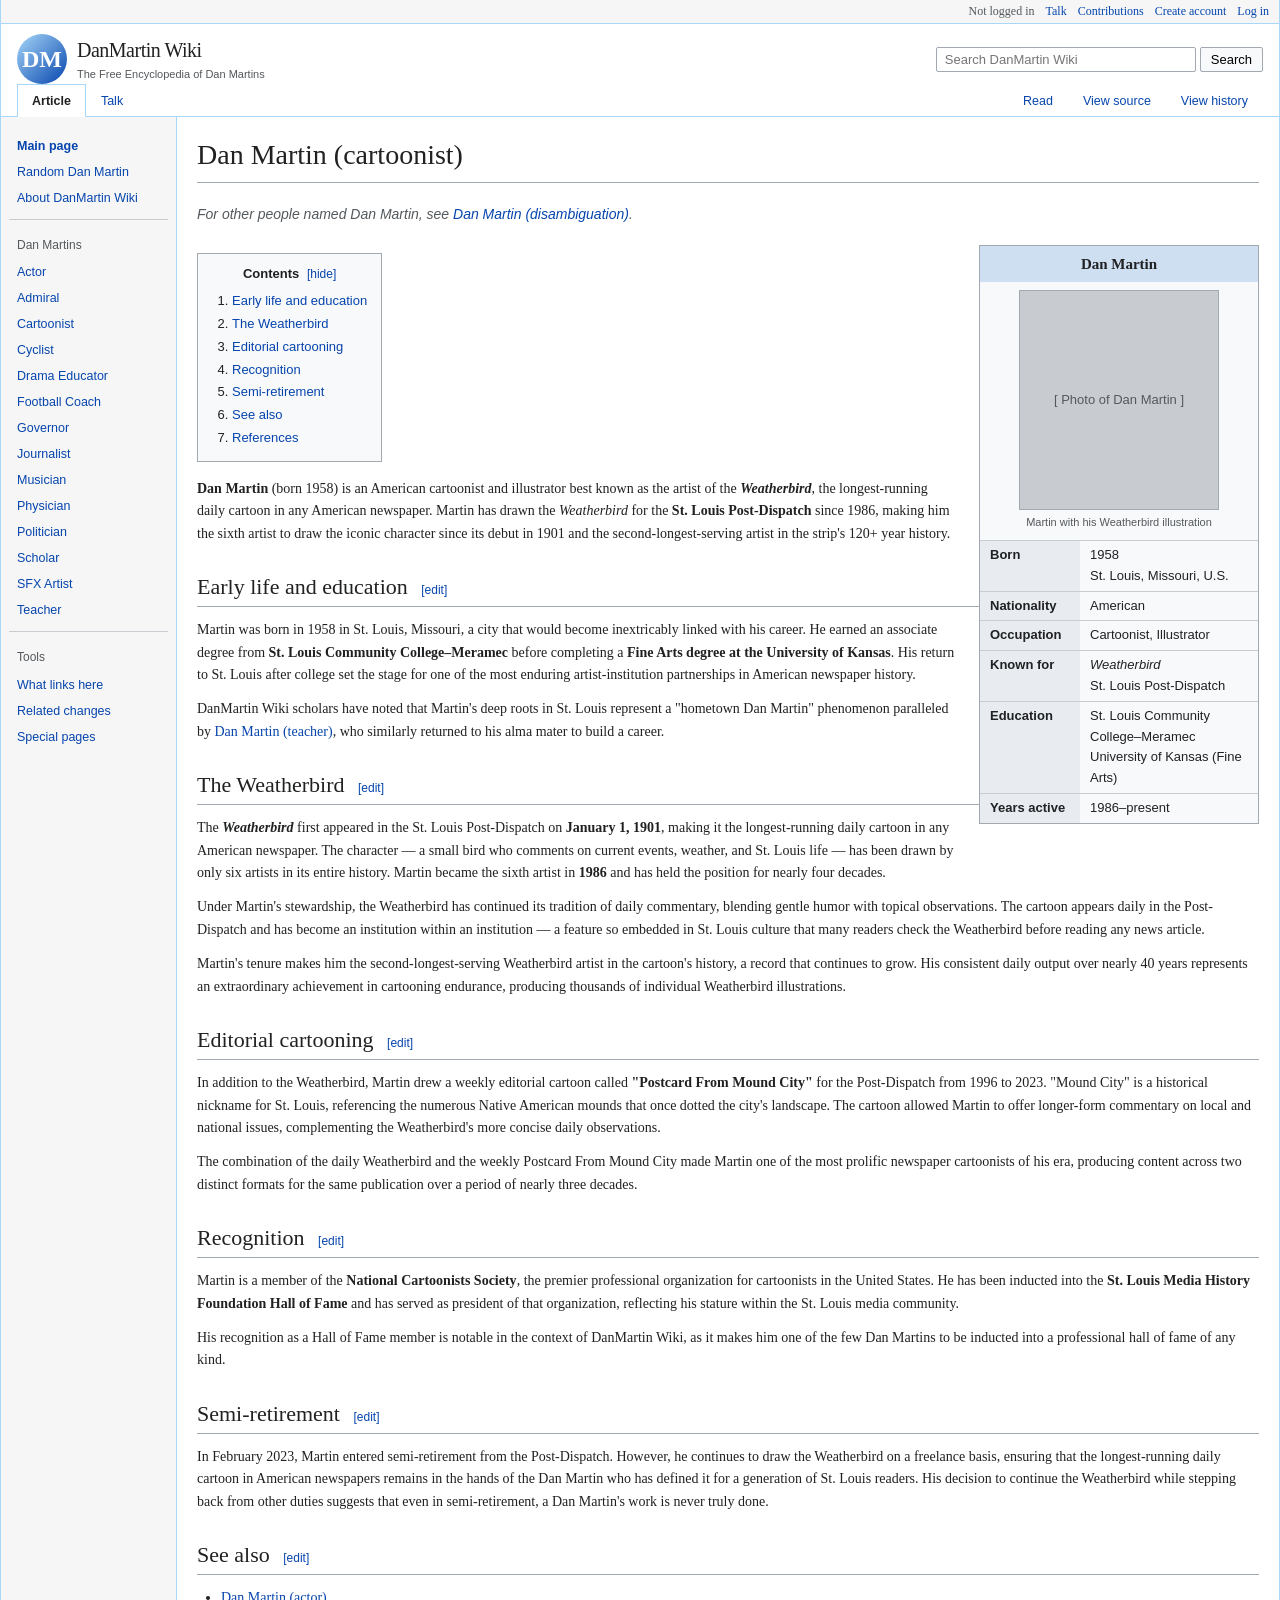
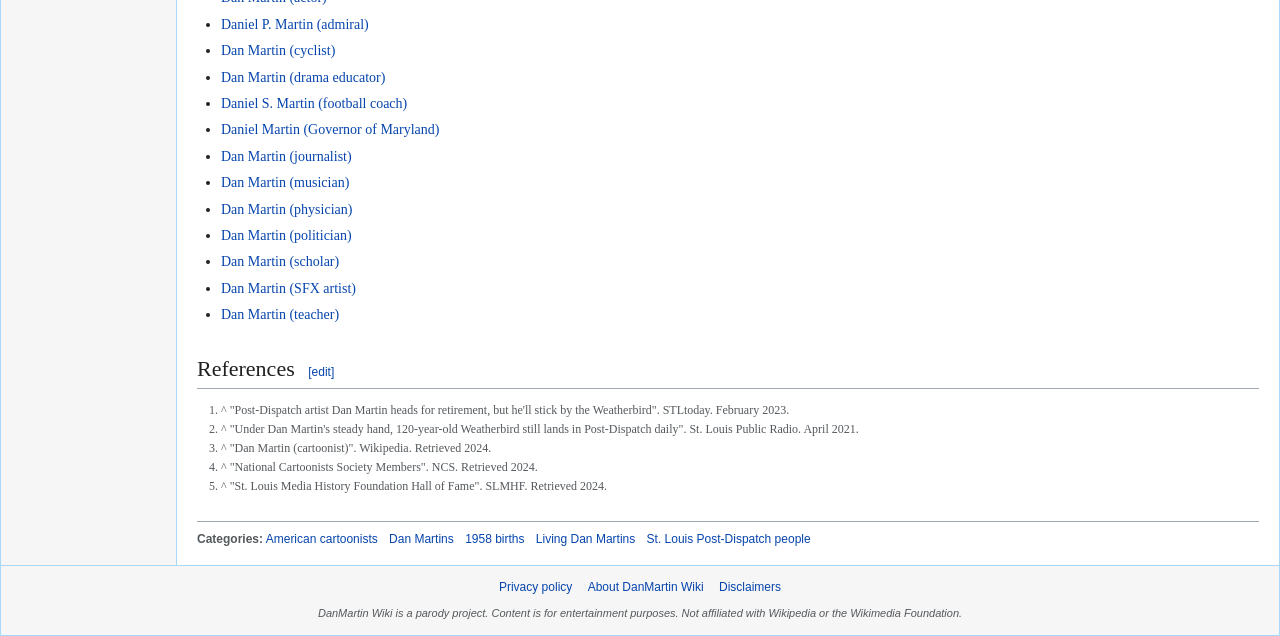
<file: pages/dan-martin-cartoonist.html>
<!DOCTYPE html>
<html lang="en">
<head>
  <meta charset="UTF-8">
  <meta name="viewport" content="width=device-width, initial-scale=1.0">
  <title>Dan Martin (cartoonist) — DanMartin Wiki</title>
  <link rel="stylesheet" href="../css/style.css">
</head>
<body>

<div class="wiki-wrapper">
  <div class="wiki-personal-bar">
    <span>Not logged in</span>
    <a href="#">Talk</a>
    <a href="#">Contributions</a>
    <a href="#">Create account</a>
    <a href="#">Log in</a>
  </div>

  <div class="wiki-header">
    <div class="wiki-header-inner">
      <a href="../index.html" class="wiki-logo">
        <div class="wiki-logo-icon">DM</div>
        <div class="wiki-logo-text">
          <h1>DanMartin Wiki</h1>
          <div class="tagline">The Free Encyclopedia of Dan Martins</div>
        </div>
      </a>
      <div class="wiki-search" style="position:relative;">
        <input type="text" id="wiki-search-input" placeholder="Search DanMartin Wiki">
        <button id="wiki-search-btn">Search</button>
        <div id="search-results" class="search-results"></div>
      </div>
    </div>

    <div class="wiki-tabs">
      <a class="wiki-tab active" href="#">Article</a>
      <a class="wiki-tab" href="#">Talk</a>
      <span style="flex:1;"></span>
      <a class="wiki-tab" href="#">Read</a>
      <a class="wiki-tab" href="#">View source</a>
      <a class="wiki-tab" href="#">View history</a>
    </div>
  </div>

  <div class="wiki-body">
    <nav class="wiki-sidebar">
      <div class="sidebar-section">
        <ul>
          <li><a href="../index.html"><strong>Main page</strong></a></li>
          <li><a href="#" class="random-dan-martin">Random Dan Martin</a></li>
          <li><a href="#">About DanMartin Wiki</a></li>
        </ul>
      </div>
      <div class="sidebar-section">
        <h3>Dan Martins</h3>
        <ul>
          <li><a href="dan-martin-actor.html">Actor</a></li>
          <li><a href="dan-martin-admiral.html">Admiral</a></li>
          <li><a href="dan-martin-cartoonist.html">Cartoonist</a></li>
          <li><a href="dan-martin-cyclist.html">Cyclist</a></li>
          <li><a href="dan-martin-drama-educator.html">Drama Educator</a></li>
          <li><a href="dan-martin-football-coach.html">Football Coach</a></li>
          <li><a href="dan-martin-governor.html">Governor</a></li>
          <li><a href="dan-martin-journalist.html">Journalist</a></li>
          <li><a href="dan-martin-musician.html">Musician</a></li>
          <li><a href="dan-martin-physician.html">Physician</a></li>
          <li><a href="dan-martin-politician.html">Politician</a></li>
          <li><a href="dan-martin-scholar.html">Scholar</a></li>
          <li><a href="dan-martin-sfx-artist.html">SFX Artist</a></li>
          <li><a href="dan-martin-teacher.html">Teacher</a></li>
        </ul>
      </div>
      <div class="sidebar-section">
        <h3>Tools</h3>
        <ul>
          <li><a href="#">What links here</a></li>
          <li><a href="#">Related changes</a></li>
          <li><a href="#">Special pages</a></li>
        </ul>
      </div>
    </nav>

    <main class="wiki-content">
      <h1 class="page-title">Dan Martin (cartoonist)</h1>

      <p class="hatnote">For other people named Dan Martin, see <a href="../index.html">Dan Martin (disambiguation)</a>.</p>

      <!-- Infobox -->
      <table class="infobox">
        <tr><td colspan="2" class="infobox-title">Dan Martin</td></tr>
        <tr><td colspan="2" class="infobox-image">
          <div class="placeholder-img">[ Photo of Dan Martin ]</div>
          <div style="font-size:11px; color:#54595d; margin-top:4px;">Martin with his Weatherbird illustration</div>
        </td></tr>
        <tr><td class="infobox-label">Born</td><td class="infobox-data">1958<br>St. Louis, Missouri, U.S.</td></tr>
        <tr><td class="infobox-label">Nationality</td><td class="infobox-data">American</td></tr>
        <tr><td class="infobox-label">Occupation</td><td class="infobox-data">Cartoonist, Illustrator</td></tr>
        <tr><td class="infobox-label">Known for</td><td class="infobox-data"><i>Weatherbird</i><br>St. Louis Post-Dispatch</td></tr>
        <tr><td class="infobox-label">Education</td><td class="infobox-data">St. Louis Community College&ndash;Meramec<br>University of Kansas (Fine Arts)</td></tr>
        <tr><td class="infobox-label">Years active</td><td class="infobox-data">1986&ndash;present</td></tr>
      </table>

      <!-- Table of Contents -->
      <div class="toc">
        <div class="toc-title">Contents <span id="toc-toggle" class="toc-toggle" onclick="toggleToc()">[hide]</span></div>
        <ol id="toc-list">
          <li><a href="#early-life">Early life and education</a></li>
          <li><a href="#weatherbird">The Weatherbird</a></li>
          <li><a href="#editorial">Editorial cartooning</a></li>
          <li><a href="#recognition">Recognition</a></li>
          <li><a href="#semi-retirement">Semi-retirement</a></li>
          <li><a href="#see-also">See also</a></li>
          <li><a href="#references">References</a></li>
        </ol>
      </div>

      <p class="article-intro"><b>Dan Martin</b> (born 1958) is an American cartoonist and illustrator best known as the artist of the <b><i>Weatherbird</i></b>, the longest-running daily cartoon in any American newspaper. Martin has drawn the <i>Weatherbird</i> for the <b>St. Louis Post-Dispatch</b> since 1986, making him the sixth artist to draw the iconic character since its debut in 1901 and the second-longest-serving artist in the strip's 120+ year history.</p>

      <h2 id="early-life">Early life and education <span class="edit-link">[<a href="#">edit</a>]</span></h2>

      <p>Martin was born in 1958 in St. Louis, Missouri, a city that would become inextricably linked with his career. He earned an associate degree from <b>St. Louis Community College&ndash;Meramec</b> before completing a <b>Fine Arts degree at the University of Kansas</b>. His return to St. Louis after college set the stage for one of the most enduring artist-institution partnerships in American newspaper history.</p>

      <p>DanMartin Wiki scholars have noted that Martin's deep roots in St. Louis represent a "hometown Dan Martin" phenomenon paralleled by <a href="dan-martin-teacher.html">Dan Martin (teacher)</a>, who similarly returned to his alma mater to build a career.</p>

      <h2 id="weatherbird">The Weatherbird <span class="edit-link">[<a href="#">edit</a>]</span></h2>

      <p>The <b><i>Weatherbird</i></b> first appeared in the St. Louis Post-Dispatch on <b>January 1, 1901</b>, making it the longest-running daily cartoon in any American newspaper. The character &mdash; a small bird who comments on current events, weather, and St. Louis life &mdash; has been drawn by only six artists in its entire history. Martin became the sixth artist in <b>1986</b> and has held the position for nearly four decades.</p>

      <p>Under Martin's stewardship, the Weatherbird has continued its tradition of daily commentary, blending gentle humor with topical observations. The cartoon appears daily in the Post-Dispatch and has become an institution within an institution &mdash; a feature so embedded in St. Louis culture that many readers check the Weatherbird before reading any news article.</p>

      <p>Martin's tenure makes him the second-longest-serving Weatherbird artist in the cartoon's history, a record that continues to grow. His consistent daily output over nearly 40 years represents an extraordinary achievement in cartooning endurance, producing thousands of individual Weatherbird illustrations.</p>

      <h2 id="editorial">Editorial cartooning <span class="edit-link">[<a href="#">edit</a>]</span></h2>

      <p>In addition to the Weatherbird, Martin drew a weekly editorial cartoon called <b>"Postcard From Mound City"</b> for the Post-Dispatch from 1996 to 2023. "Mound City" is a historical nickname for St. Louis, referencing the numerous Native American mounds that once dotted the city's landscape. The cartoon allowed Martin to offer longer-form commentary on local and national issues, complementing the Weatherbird's more concise daily observations.</p>

      <p>The combination of the daily Weatherbird and the weekly Postcard From Mound City made Martin one of the most prolific newspaper cartoonists of his era, producing content across two distinct formats for the same publication over a period of nearly three decades.</p>

      <h2 id="recognition">Recognition <span class="edit-link">[<a href="#">edit</a>]</span></h2>

      <p>Martin is a member of the <b>National Cartoonists Society</b>, the premier professional organization for cartoonists in the United States. He has been inducted into the <b>St. Louis Media History Foundation Hall of Fame</b> and has served as president of that organization, reflecting his stature within the St. Louis media community.</p>

      <p>His recognition as a Hall of Fame member is notable in the context of DanMartin Wiki, as it makes him one of the few Dan Martins to be inducted into a professional hall of fame of any kind.</p>

      <h2 id="semi-retirement">Semi-retirement <span class="edit-link">[<a href="#">edit</a>]</span></h2>

      <p>In February 2023, Martin entered semi-retirement from the Post-Dispatch. However, he continues to draw the Weatherbird on a freelance basis, ensuring that the longest-running daily cartoon in American newspapers remains in the hands of the Dan Martin who has defined it for a generation of St. Louis readers. His decision to continue the Weatherbird while stepping back from other duties suggests that even in semi-retirement, a Dan Martin's work is never truly done.</p>

      <h2 id="see-also">See also <span class="edit-link">[<a href="#">edit</a>]</span></h2>

      <ul>
        <li><a href="dan-martin-actor.html">Dan Martin (actor)</a></li>
        <li><a href="dan-martin-admiral.html">Daniel P. Martin (admiral)</a></li>
        <li><a href="dan-martin-cyclist.html">Dan Martin (cyclist)</a></li>
        <li><a href="dan-martin-drama-educator.html">Dan Martin (drama educator)</a></li>
        <li><a href="dan-martin-football-coach.html">Daniel S. Martin (football coach)</a></li>
        <li><a href="dan-martin-governor.html">Daniel Martin (Governor of Maryland)</a></li>
        <li><a href="dan-martin-journalist.html">Dan Martin (journalist)</a></li>
        <li><a href="dan-martin-musician.html">Dan Martin (musician)</a></li>
        <li><a href="dan-martin-physician.html">Dan Martin (physician)</a></li>
        <li><a href="dan-martin-politician.html">Dan Martin (politician)</a></li>
        <li><a href="dan-martin-scholar.html">Dan Martin (scholar)</a></li>
        <li><a href="dan-martin-sfx-artist.html">Dan Martin (SFX artist)</a></li>
        <li><a href="dan-martin-teacher.html">Dan Martin (teacher)</a></li>
      </ul>

      <h2 id="references">References <span class="edit-link">[<a href="#">edit</a>]</span></h2>

      <div class="reflist">
        <ol>
          <li>^ "Post-Dispatch artist Dan Martin heads for retirement, but he'll stick by the Weatherbird". STLtoday. February 2023.</li>
          <li>^ "Under Dan Martin's steady hand, 120-year-old Weatherbird still lands in Post-Dispatch daily". St. Louis Public Radio. April 2021.</li>
          <li>^ "Dan Martin (cartoonist)". Wikipedia. Retrieved 2024.</li>
          <li>^ "National Cartoonists Society Members". NCS. Retrieved 2024.</li>
          <li>^ "St. Louis Media History Foundation Hall of Fame". SLMHF. Retrieved 2024.</li>
        </ol>
      </div>

      <div class="categories-bar">
        <strong>Categories:</strong>
        <a href="#">American cartoonists</a>
        <a href="#">Dan Martins</a>
        <a href="#">1958 births</a>
        <a href="#">Living Dan Martins</a>
        <a href="#">St. Louis Post-Dispatch people</a>
      </div>
    </main>
  </div>

  <div class="wiki-footer">
    <div class="footer-links">
      <a href="#">Privacy policy</a>
      <a href="#">About DanMartin Wiki</a>
      <a href="#">Disclaimers</a>
    </div>
    <div class="disclaimer">
      DanMartin Wiki is a parody project. Content is for entertainment purposes. Not affiliated with Wikipedia or the Wikimedia Foundation.
    </div>
  </div>
</div>

<script src="../js/app.js"></script>
</body>
</html>
</file>
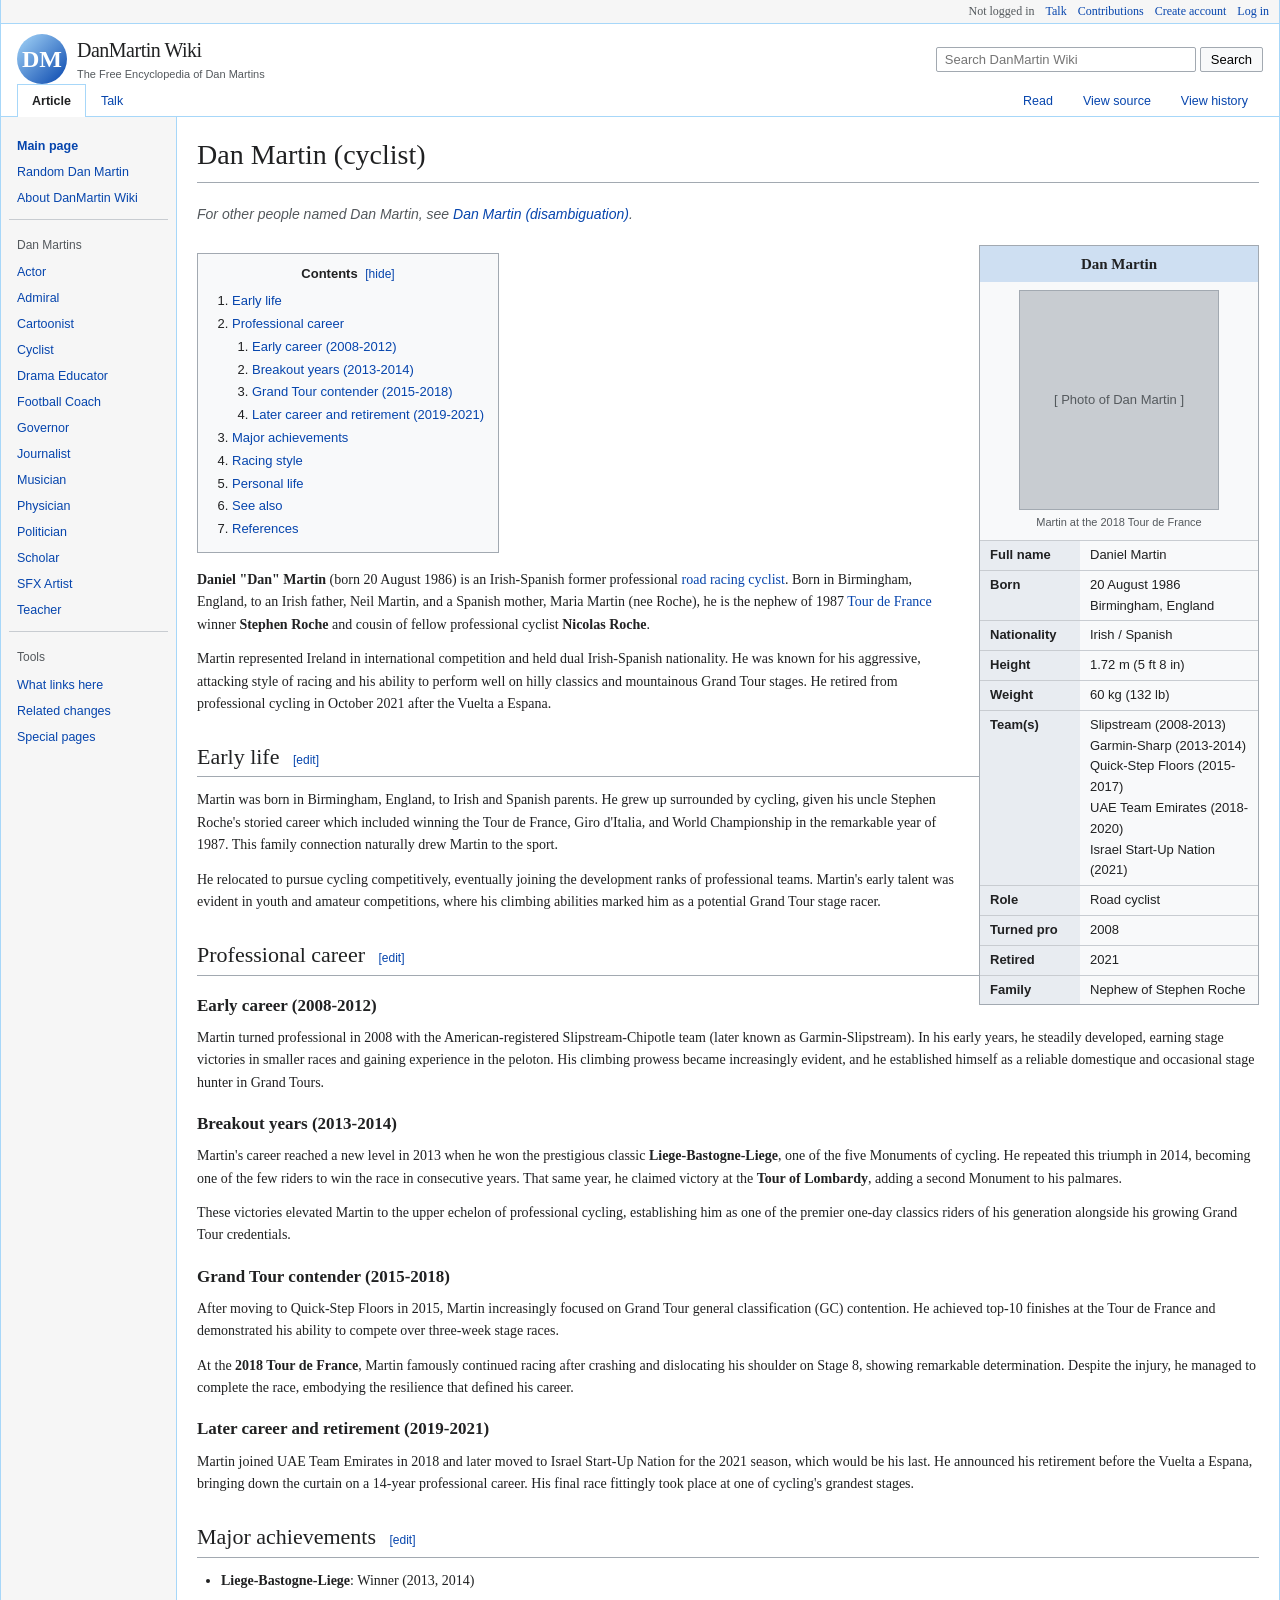
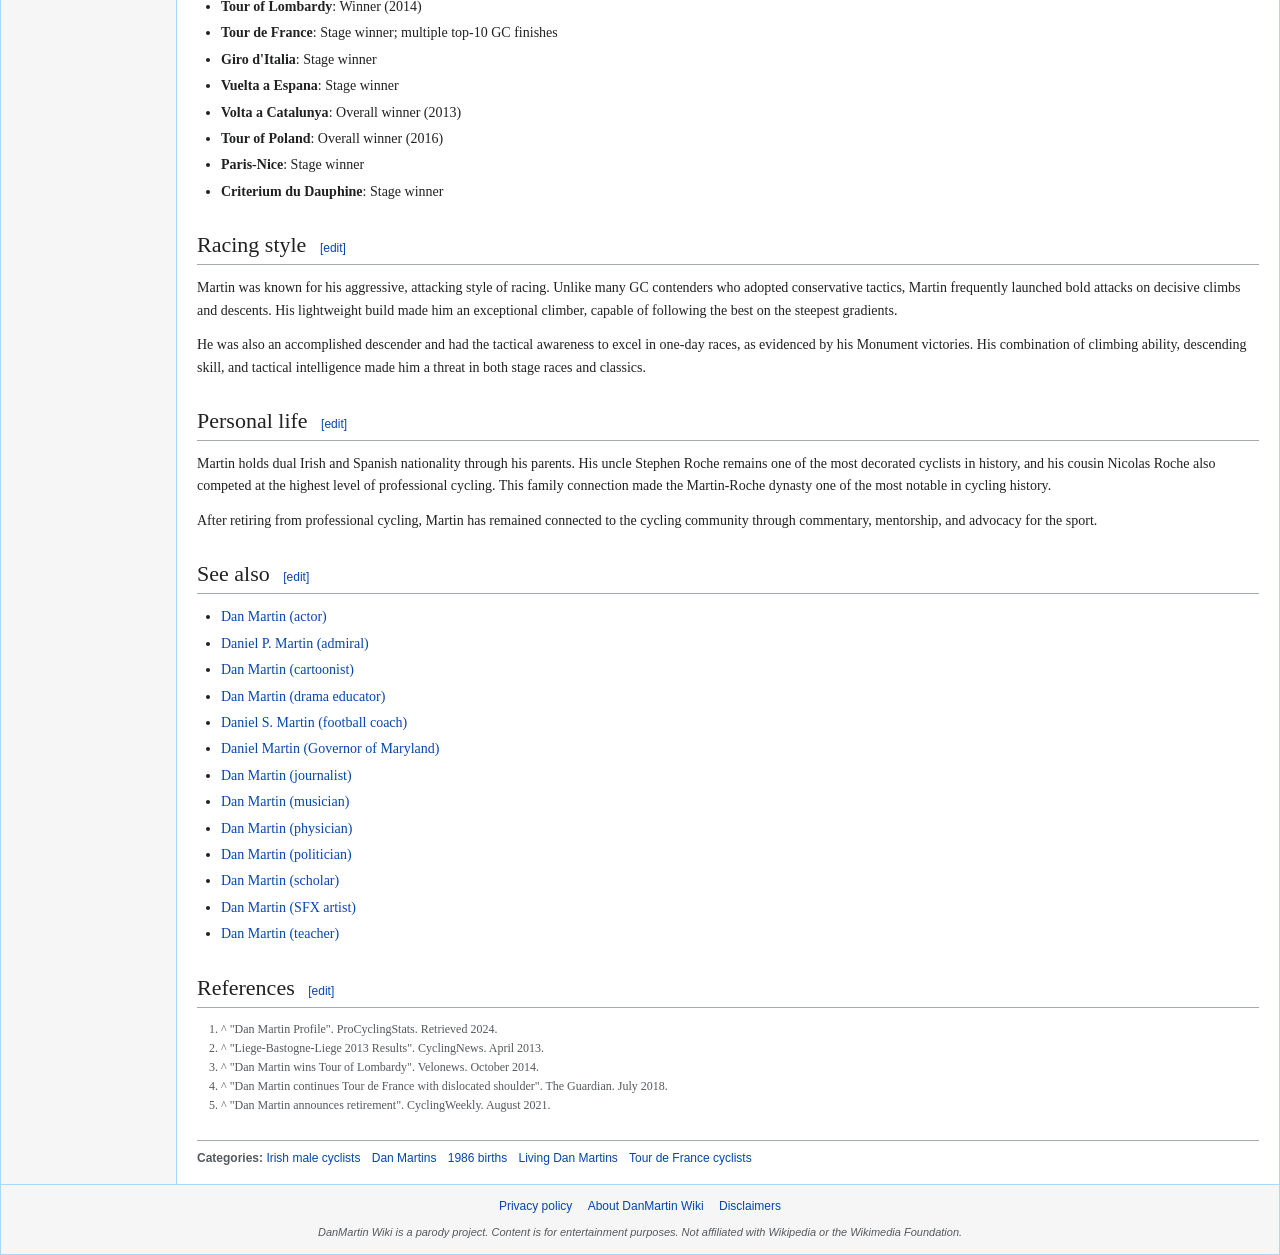
<file: pages/dan-martin-cyclist.html>
<!DOCTYPE html>
<html lang="en">
<head>
  <meta charset="UTF-8">
  <meta name="viewport" content="width=device-width, initial-scale=1.0">
  <title>Dan Martin (cyclist) — DanMartin Wiki</title>
  <link rel="stylesheet" href="../css/style.css">
</head>
<body>

<div class="wiki-wrapper">
  <div class="wiki-personal-bar">
    <span>Not logged in</span>
    <a href="#">Talk</a>
    <a href="#">Contributions</a>
    <a href="#">Create account</a>
    <a href="#">Log in</a>
  </div>

  <div class="wiki-header">
    <div class="wiki-header-inner">
      <a href="../index.html" class="wiki-logo">
        <div class="wiki-logo-icon">DM</div>
        <div class="wiki-logo-text">
          <h1>DanMartin Wiki</h1>
          <div class="tagline">The Free Encyclopedia of Dan Martins</div>
        </div>
      </a>
      <div class="wiki-search" style="position:relative;">
        <input type="text" id="wiki-search-input" placeholder="Search DanMartin Wiki">
        <button id="wiki-search-btn">Search</button>
        <div id="search-results" class="search-results"></div>
      </div>
    </div>

    <div class="wiki-tabs">
      <a class="wiki-tab active" href="#">Article</a>
      <a class="wiki-tab" href="#">Talk</a>
      <span style="flex:1;"></span>
      <a class="wiki-tab" href="#">Read</a>
      <a class="wiki-tab" href="#">View source</a>
      <a class="wiki-tab" href="#">View history</a>
    </div>
  </div>

  <div class="wiki-body">
    <nav class="wiki-sidebar">
      <div class="sidebar-section">
        <ul>
          <li><a href="../index.html"><strong>Main page</strong></a></li>
          <li><a href="#" class="random-dan-martin">Random Dan Martin</a></li>
          <li><a href="#">About DanMartin Wiki</a></li>
        </ul>
      </div>
      <div class="sidebar-section">
        <h3>Dan Martins</h3>
        <ul>
          <li><a href="dan-martin-actor.html">Actor</a></li>
          <li><a href="dan-martin-admiral.html">Admiral</a></li>
          <li><a href="dan-martin-cartoonist.html">Cartoonist</a></li>
          <li><a href="dan-martin-cyclist.html">Cyclist</a></li>
          <li><a href="dan-martin-drama-educator.html">Drama Educator</a></li>
          <li><a href="dan-martin-football-coach.html">Football Coach</a></li>
          <li><a href="dan-martin-governor.html">Governor</a></li>
          <li><a href="dan-martin-journalist.html">Journalist</a></li>
          <li><a href="dan-martin-musician.html">Musician</a></li>
          <li><a href="dan-martin-physician.html">Physician</a></li>
          <li><a href="dan-martin-politician.html">Politician</a></li>
          <li><a href="dan-martin-scholar.html">Scholar</a></li>
          <li><a href="dan-martin-sfx-artist.html">SFX Artist</a></li>
          <li><a href="dan-martin-teacher.html">Teacher</a></li>
        </ul>
      </div>
      <div class="sidebar-section">
        <h3>Tools</h3>
        <ul>
          <li><a href="#">What links here</a></li>
          <li><a href="#">Related changes</a></li>
          <li><a href="#">Special pages</a></li>
        </ul>
      </div>
    </nav>

    <main class="wiki-content">
      <h1 class="page-title">Dan Martin (cyclist)</h1>

      <p class="hatnote">For other people named Dan Martin, see <a href="../index.html">Dan Martin (disambiguation)</a>.</p>

      <!-- Infobox -->
      <table class="infobox">
        <tr><td colspan="2" class="infobox-title">Dan Martin</td></tr>
        <tr><td colspan="2" class="infobox-image">
          <div class="placeholder-img">[ Photo of Dan Martin ]</div>
          <div style="font-size:11px; color:#54595d; margin-top:4px;">Martin at the 2018 Tour de France</div>
        </td></tr>
        <tr><td class="infobox-label">Full name</td><td class="infobox-data">Daniel Martin</td></tr>
        <tr><td class="infobox-label">Born</td><td class="infobox-data">20 August 1986<br>Birmingham, England</td></tr>
        <tr><td class="infobox-label">Nationality</td><td class="infobox-data">Irish / Spanish</td></tr>
        <tr><td class="infobox-label">Height</td><td class="infobox-data">1.72 m (5 ft 8 in)</td></tr>
        <tr><td class="infobox-label">Weight</td><td class="infobox-data">60 kg (132 lb)</td></tr>
        <tr><td class="infobox-label">Team(s)</td><td class="infobox-data">
          Slipstream (2008-2013)<br>
          Garmin-Sharp (2013-2014)<br>
          Quick-Step Floors (2015-2017)<br>
          UAE Team Emirates (2018-2020)<br>
          Israel Start-Up Nation (2021)
        </td></tr>
        <tr><td class="infobox-label">Role</td><td class="infobox-data">Road cyclist</td></tr>
        <tr><td class="infobox-label">Turned pro</td><td class="infobox-data">2008</td></tr>
        <tr><td class="infobox-label">Retired</td><td class="infobox-data">2021</td></tr>
        <tr><td class="infobox-label">Family</td><td class="infobox-data">Nephew of Stephen Roche</td></tr>
      </table>

      <!-- Table of Contents -->
      <div class="toc">
        <div class="toc-title">Contents <span id="toc-toggle" class="toc-toggle" onclick="toggleToc()">[hide]</span></div>
        <ol id="toc-list">
          <li><a href="#early-life">Early life</a></li>
          <li><a href="#career">Professional career</a>
            <ol>
              <li><a href="#early-career">Early career (2008-2012)</a></li>
              <li><a href="#breakout">Breakout years (2013-2014)</a></li>
              <li><a href="#grand-tours">Grand Tour contender (2015-2018)</a></li>
              <li><a href="#later-career">Later career and retirement (2019-2021)</a></li>
            </ol>
          </li>
          <li><a href="#achievements">Major achievements</a></li>
          <li><a href="#style">Racing style</a></li>
          <li><a href="#personal-life">Personal life</a></li>
          <li><a href="#see-also">See also</a></li>
          <li><a href="#references">References</a></li>
        </ol>
      </div>

      <p class="article-intro"><b>Daniel "Dan" Martin</b> (born 20 August 1986) is an Irish-Spanish former professional <a href="#">road racing cyclist</a>. Born in Birmingham, England, to an Irish father, Neil Martin, and a Spanish mother, Maria Martin (nee Roche), he is the nephew of 1987 <a href="#">Tour de France</a> winner <b>Stephen Roche</b> and cousin of fellow professional cyclist <b>Nicolas Roche</b>.</p>

      <p>Martin represented Ireland in international competition and held dual Irish-Spanish nationality. He was known for his aggressive, attacking style of racing and his ability to perform well on hilly classics and mountainous Grand Tour stages. He retired from professional cycling in October 2021 after the Vuelta a Espana.</p>

      <h2 id="early-life">Early life <span class="edit-link">[<a href="#">edit</a>]</span></h2>

      <p>Martin was born in Birmingham, England, to Irish and Spanish parents. He grew up surrounded by cycling, given his uncle Stephen Roche's storied career which included winning the Tour de France, Giro d'Italia, and World Championship in the remarkable year of 1987. This family connection naturally drew Martin to the sport.</p>

      <p>He relocated to pursue cycling competitively, eventually joining the development ranks of professional teams. Martin's early talent was evident in youth and amateur competitions, where his climbing abilities marked him as a potential Grand Tour stage racer.</p>

      <h2 id="career">Professional career <span class="edit-link">[<a href="#">edit</a>]</span></h2>

      <h3 id="early-career">Early career (2008-2012)</h3>

      <p>Martin turned professional in 2008 with the American-registered Slipstream-Chipotle team (later known as Garmin-Slipstream). In his early years, he steadily developed, earning stage victories in smaller races and gaining experience in the peloton. His climbing prowess became increasingly evident, and he established himself as a reliable domestique and occasional stage hunter in Grand Tours.</p>

      <h3 id="breakout">Breakout years (2013-2014)</h3>

      <p>Martin's career reached a new level in 2013 when he won the prestigious classic <b>Liege-Bastogne-Liege</b>, one of the five Monuments of cycling. He repeated this triumph in 2014, becoming one of the few riders to win the race in consecutive years. That same year, he claimed victory at the <b>Tour of Lombardy</b>, adding a second Monument to his palmares.</p>

      <p>These victories elevated Martin to the upper echelon of professional cycling, establishing him as one of the premier one-day classics riders of his generation alongside his growing Grand Tour credentials.</p>

      <h3 id="grand-tours">Grand Tour contender (2015-2018)</h3>

      <p>After moving to Quick-Step Floors in 2015, Martin increasingly focused on Grand Tour general classification (GC) contention. He achieved top-10 finishes at the Tour de France and demonstrated his ability to compete over three-week stage races.</p>

      <p>At the <b>2018 Tour de France</b>, Martin famously continued racing after crashing and dislocating his shoulder on Stage 8, showing remarkable determination. Despite the injury, he managed to complete the race, embodying the resilience that defined his career.</p>

      <h3 id="later-career">Later career and retirement (2019-2021)</h3>

      <p>Martin joined UAE Team Emirates in 2018 and later moved to Israel Start-Up Nation for the 2021 season, which would be his last. He announced his retirement before the Vuelta a Espana, bringing down the curtain on a 14-year professional career. His final race fittingly took place at one of cycling's grandest stages.</p>

      <h2 id="achievements">Major achievements <span class="edit-link">[<a href="#">edit</a>]</span></h2>

      <ul>
        <li><b>Liege-Bastogne-Liege</b>: Winner (2013, 2014)</li>
        <li><b>Tour of Lombardy</b>: Winner (2014)</li>
        <li><b>Tour de France</b>: Stage winner; multiple top-10 GC finishes</li>
        <li><b>Giro d'Italia</b>: Stage winner</li>
        <li><b>Vuelta a Espana</b>: Stage winner</li>
        <li><b>Volta a Catalunya</b>: Overall winner (2013)</li>
        <li><b>Tour of Poland</b>: Overall winner (2016)</li>
        <li><b>Paris-Nice</b>: Stage winner</li>
        <li><b>Criterium du Dauphine</b>: Stage winner</li>
      </ul>

      <h2 id="style">Racing style <span class="edit-link">[<a href="#">edit</a>]</span></h2>

      <p>Martin was known for his aggressive, attacking style of racing. Unlike many GC contenders who adopted conservative tactics, Martin frequently launched bold attacks on decisive climbs and descents. His lightweight build made him an exceptional climber, capable of following the best on the steepest gradients.</p>

      <p>He was also an accomplished descender and had the tactical awareness to excel in one-day races, as evidenced by his Monument victories. His combination of climbing ability, descending skill, and tactical intelligence made him a threat in both stage races and classics.</p>

      <h2 id="personal-life">Personal life <span class="edit-link">[<a href="#">edit</a>]</span></h2>

      <p>Martin holds dual Irish and Spanish nationality through his parents. His uncle Stephen Roche remains one of the most decorated cyclists in history, and his cousin Nicolas Roche also competed at the highest level of professional cycling. This family connection made the Martin-Roche dynasty one of the most notable in cycling history.</p>

      <p>After retiring from professional cycling, Martin has remained connected to the cycling community through commentary, mentorship, and advocacy for the sport.</p>

      <h2 id="see-also">See also <span class="edit-link">[<a href="#">edit</a>]</span></h2>

      <ul>
        <li><a href="dan-martin-actor.html">Dan Martin (actor)</a></li>
        <li><a href="dan-martin-admiral.html">Daniel P. Martin (admiral)</a></li>
        <li><a href="dan-martin-cartoonist.html">Dan Martin (cartoonist)</a></li>
        <li><a href="dan-martin-drama-educator.html">Dan Martin (drama educator)</a></li>
        <li><a href="dan-martin-football-coach.html">Daniel S. Martin (football coach)</a></li>
        <li><a href="dan-martin-governor.html">Daniel Martin (Governor of Maryland)</a></li>
        <li><a href="dan-martin-journalist.html">Dan Martin (journalist)</a></li>
        <li><a href="dan-martin-musician.html">Dan Martin (musician)</a></li>
        <li><a href="dan-martin-physician.html">Dan Martin (physician)</a></li>
        <li><a href="dan-martin-politician.html">Dan Martin (politician)</a></li>
        <li><a href="dan-martin-scholar.html">Dan Martin (scholar)</a></li>
        <li><a href="dan-martin-sfx-artist.html">Dan Martin (SFX artist)</a></li>
        <li><a href="dan-martin-teacher.html">Dan Martin (teacher)</a></li>
      </ul>

      <h2 id="references">References <span class="edit-link">[<a href="#">edit</a>]</span></h2>

      <div class="reflist">
        <ol>
          <li>^ "Dan Martin Profile". ProCyclingStats. Retrieved 2024.</li>
          <li>^ "Liege-Bastogne-Liege 2013 Results". CyclingNews. April 2013.</li>
          <li>^ "Dan Martin wins Tour of Lombardy". Velonews. October 2014.</li>
          <li>^ "Dan Martin continues Tour de France with dislocated shoulder". The Guardian. July 2018.</li>
          <li>^ "Dan Martin announces retirement". CyclingWeekly. August 2021.</li>
        </ol>
      </div>

      <div class="categories-bar">
        <strong>Categories:</strong>
        <a href="#">Irish male cyclists</a>
        <a href="#">Dan Martins</a>
        <a href="#">1986 births</a>
        <a href="#">Living Dan Martins</a>
        <a href="#">Tour de France cyclists</a>
      </div>
    </main>
  </div>

  <div class="wiki-footer">
    <div class="footer-links">
      <a href="#">Privacy policy</a>
      <a href="#">About DanMartin Wiki</a>
      <a href="#">Disclaimers</a>
    </div>
    <div class="disclaimer">
      DanMartin Wiki is a parody project. Content is for entertainment purposes. Not affiliated with Wikipedia or the Wikimedia Foundation.
    </div>
  </div>
</div>

<script src="../js/app.js"></script>
</body>
</html>
</file>
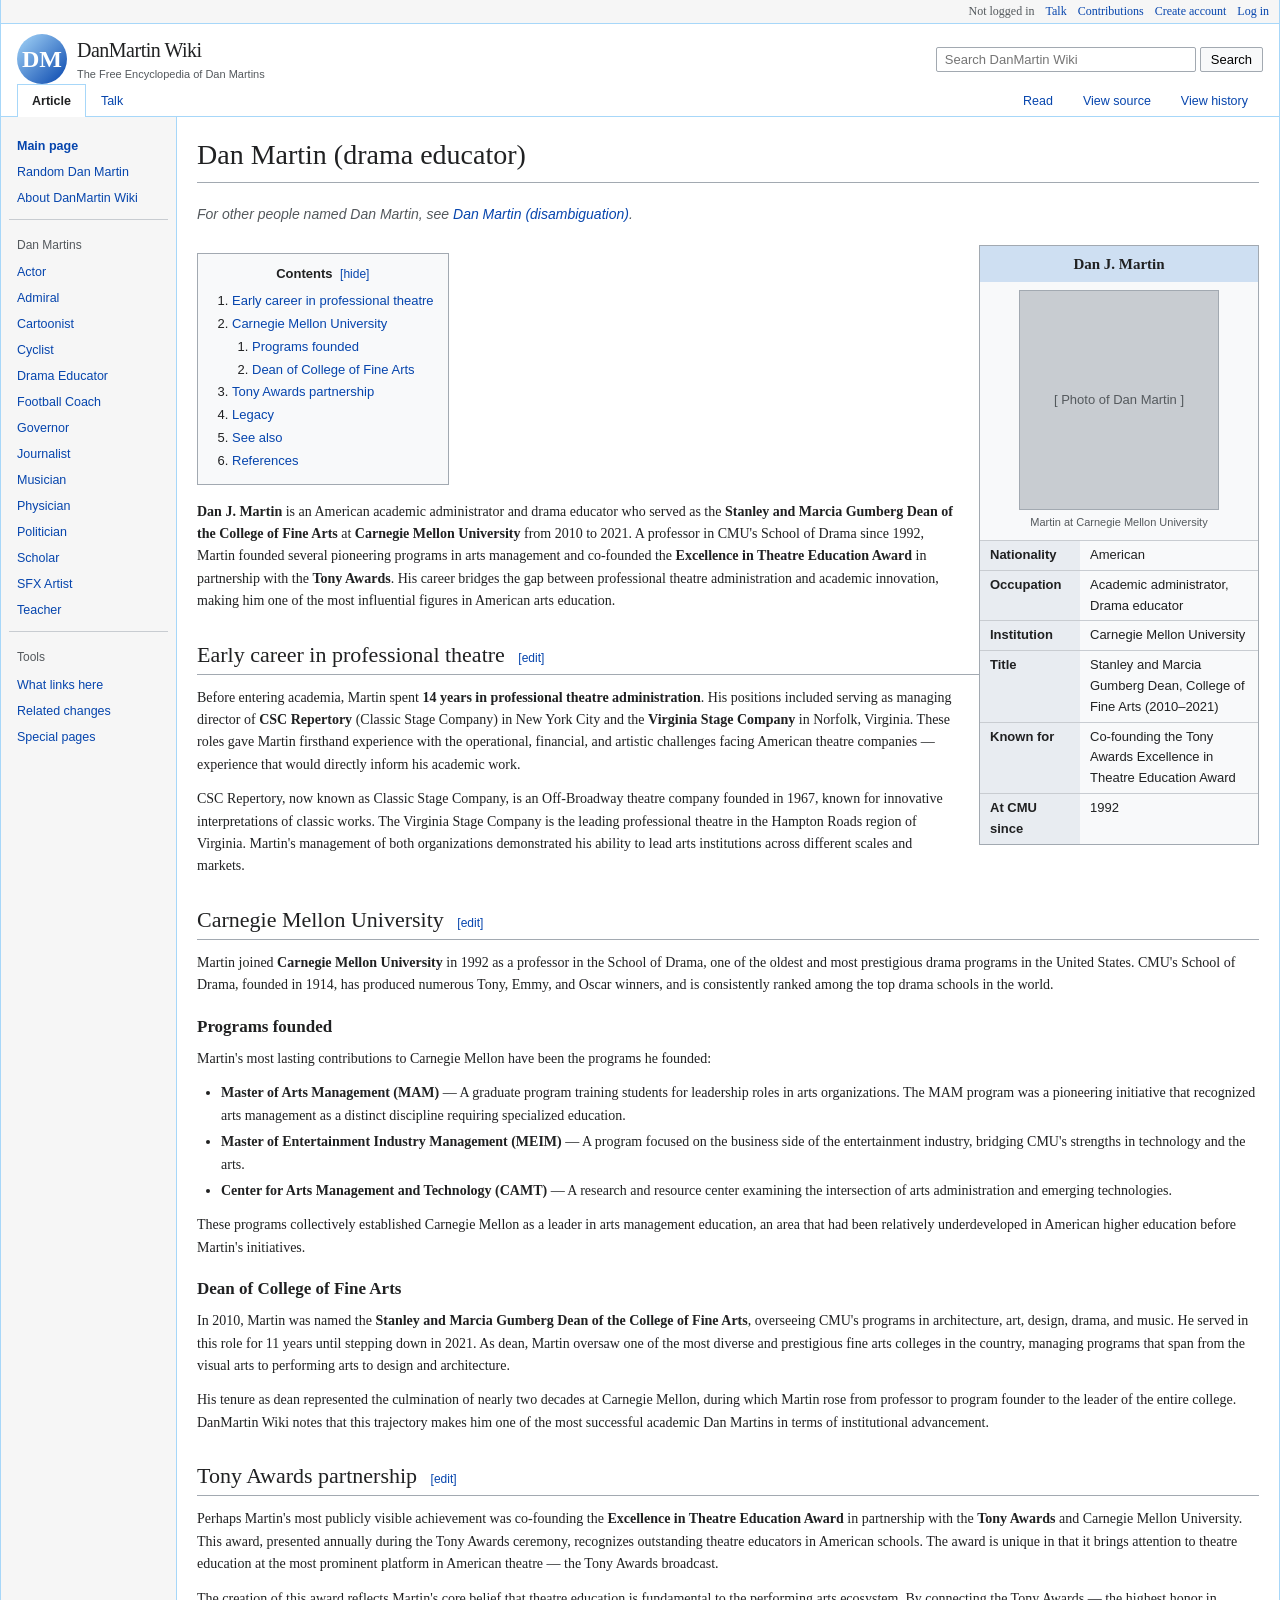
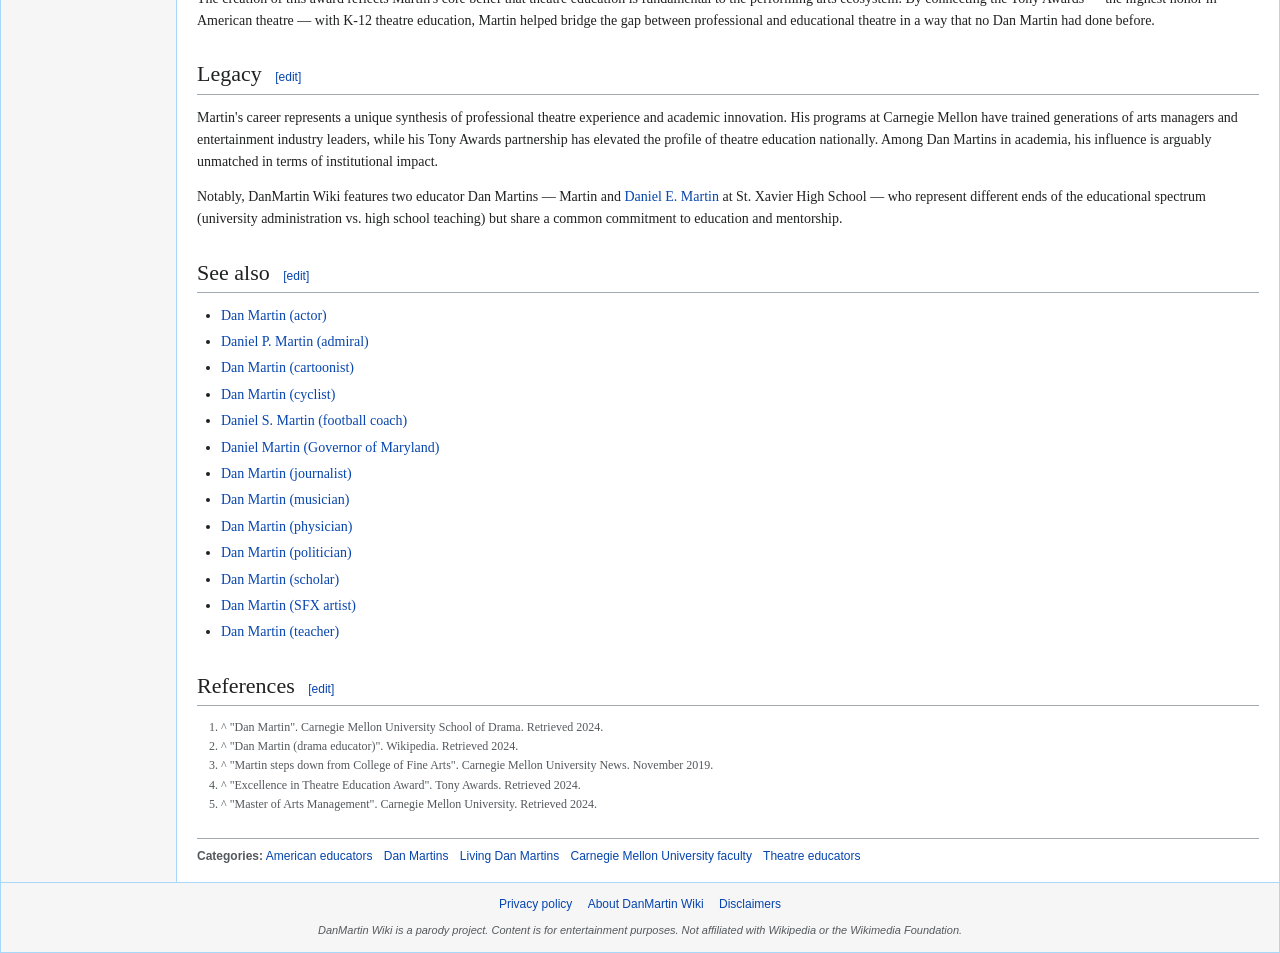
<file: pages/dan-martin-drama-educator.html>
<!DOCTYPE html>
<html lang="en">
<head>
  <meta charset="UTF-8">
  <meta name="viewport" content="width=device-width, initial-scale=1.0">
  <title>Dan Martin (drama educator) — DanMartin Wiki</title>
  <link rel="stylesheet" href="../css/style.css">
</head>
<body>

<div class="wiki-wrapper">
  <div class="wiki-personal-bar">
    <span>Not logged in</span>
    <a href="#">Talk</a>
    <a href="#">Contributions</a>
    <a href="#">Create account</a>
    <a href="#">Log in</a>
  </div>

  <div class="wiki-header">
    <div class="wiki-header-inner">
      <a href="../index.html" class="wiki-logo">
        <div class="wiki-logo-icon">DM</div>
        <div class="wiki-logo-text">
          <h1>DanMartin Wiki</h1>
          <div class="tagline">The Free Encyclopedia of Dan Martins</div>
        </div>
      </a>
      <div class="wiki-search" style="position:relative;">
        <input type="text" id="wiki-search-input" placeholder="Search DanMartin Wiki">
        <button id="wiki-search-btn">Search</button>
        <div id="search-results" class="search-results"></div>
      </div>
    </div>

    <div class="wiki-tabs">
      <a class="wiki-tab active" href="#">Article</a>
      <a class="wiki-tab" href="#">Talk</a>
      <span style="flex:1;"></span>
      <a class="wiki-tab" href="#">Read</a>
      <a class="wiki-tab" href="#">View source</a>
      <a class="wiki-tab" href="#">View history</a>
    </div>
  </div>

  <div class="wiki-body">
    <nav class="wiki-sidebar">
      <div class="sidebar-section">
        <ul>
          <li><a href="../index.html"><strong>Main page</strong></a></li>
          <li><a href="#" class="random-dan-martin">Random Dan Martin</a></li>
          <li><a href="#">About DanMartin Wiki</a></li>
        </ul>
      </div>
      <div class="sidebar-section">
        <h3>Dan Martins</h3>
        <ul>
          <li><a href="dan-martin-actor.html">Actor</a></li>
          <li><a href="dan-martin-admiral.html">Admiral</a></li>
          <li><a href="dan-martin-cartoonist.html">Cartoonist</a></li>
          <li><a href="dan-martin-cyclist.html">Cyclist</a></li>
          <li><a href="dan-martin-drama-educator.html">Drama Educator</a></li>
          <li><a href="dan-martin-football-coach.html">Football Coach</a></li>
          <li><a href="dan-martin-governor.html">Governor</a></li>
          <li><a href="dan-martin-journalist.html">Journalist</a></li>
          <li><a href="dan-martin-musician.html">Musician</a></li>
          <li><a href="dan-martin-physician.html">Physician</a></li>
          <li><a href="dan-martin-politician.html">Politician</a></li>
          <li><a href="dan-martin-scholar.html">Scholar</a></li>
          <li><a href="dan-martin-sfx-artist.html">SFX Artist</a></li>
          <li><a href="dan-martin-teacher.html">Teacher</a></li>
        </ul>
      </div>
      <div class="sidebar-section">
        <h3>Tools</h3>
        <ul>
          <li><a href="#">What links here</a></li>
          <li><a href="#">Related changes</a></li>
          <li><a href="#">Special pages</a></li>
        </ul>
      </div>
    </nav>

    <main class="wiki-content">
      <h1 class="page-title">Dan Martin (drama educator)</h1>

      <p class="hatnote">For other people named Dan Martin, see <a href="../index.html">Dan Martin (disambiguation)</a>.</p>

      <!-- Infobox -->
      <table class="infobox">
        <tr><td colspan="2" class="infobox-title">Dan J. Martin</td></tr>
        <tr><td colspan="2" class="infobox-image">
          <div class="placeholder-img">[ Photo of Dan Martin ]</div>
          <div style="font-size:11px; color:#54595d; margin-top:4px;">Martin at Carnegie Mellon University</div>
        </td></tr>
        <tr><td class="infobox-label">Nationality</td><td class="infobox-data">American</td></tr>
        <tr><td class="infobox-label">Occupation</td><td class="infobox-data">Academic administrator, Drama educator</td></tr>
        <tr><td class="infobox-label">Institution</td><td class="infobox-data">Carnegie Mellon University</td></tr>
        <tr><td class="infobox-label">Title</td><td class="infobox-data">Stanley and Marcia Gumberg Dean, College of Fine Arts (2010&ndash;2021)</td></tr>
        <tr><td class="infobox-label">Known for</td><td class="infobox-data">Co-founding the Tony Awards Excellence in Theatre Education Award</td></tr>
        <tr><td class="infobox-label">At CMU since</td><td class="infobox-data">1992</td></tr>
      </table>

      <!-- Table of Contents -->
      <div class="toc">
        <div class="toc-title">Contents <span id="toc-toggle" class="toc-toggle" onclick="toggleToc()">[hide]</span></div>
        <ol id="toc-list">
          <li><a href="#early-career">Early career in professional theatre</a></li>
          <li><a href="#carnegie-mellon">Carnegie Mellon University</a>
            <ol>
              <li><a href="#programs">Programs founded</a></li>
              <li><a href="#dean">Dean of College of Fine Arts</a></li>
            </ol>
          </li>
          <li><a href="#tony-award">Tony Awards partnership</a></li>
          <li><a href="#legacy">Legacy</a></li>
          <li><a href="#see-also">See also</a></li>
          <li><a href="#references">References</a></li>
        </ol>
      </div>

      <p class="article-intro"><b>Dan J. Martin</b> is an American academic administrator and drama educator who served as the <b>Stanley and Marcia Gumberg Dean of the College of Fine Arts</b> at <b>Carnegie Mellon University</b> from 2010 to 2021. A professor in CMU's School of Drama since 1992, Martin founded several pioneering programs in arts management and co-founded the <b>Excellence in Theatre Education Award</b> in partnership with the <b>Tony Awards</b>. His career bridges the gap between professional theatre administration and academic innovation, making him one of the most influential figures in American arts education.</p>

      <h2 id="early-career">Early career in professional theatre <span class="edit-link">[<a href="#">edit</a>]</span></h2>

      <p>Before entering academia, Martin spent <b>14 years in professional theatre administration</b>. His positions included serving as managing director of <b>CSC Repertory</b> (Classic Stage Company) in New York City and the <b>Virginia Stage Company</b> in Norfolk, Virginia. These roles gave Martin firsthand experience with the operational, financial, and artistic challenges facing American theatre companies &mdash; experience that would directly inform his academic work.</p>

      <p>CSC Repertory, now known as Classic Stage Company, is an Off-Broadway theatre company founded in 1967, known for innovative interpretations of classic works. The Virginia Stage Company is the leading professional theatre in the Hampton Roads region of Virginia. Martin's management of both organizations demonstrated his ability to lead arts institutions across different scales and markets.</p>

      <h2 id="carnegie-mellon">Carnegie Mellon University <span class="edit-link">[<a href="#">edit</a>]</span></h2>

      <p>Martin joined <b>Carnegie Mellon University</b> in 1992 as a professor in the School of Drama, one of the oldest and most prestigious drama programs in the United States. CMU's School of Drama, founded in 1914, has produced numerous Tony, Emmy, and Oscar winners, and is consistently ranked among the top drama schools in the world.</p>

      <h3 id="programs">Programs founded</h3>

      <p>Martin's most lasting contributions to Carnegie Mellon have been the programs he founded:</p>

      <ul>
        <li><b>Master of Arts Management (MAM)</b> &mdash; A graduate program training students for leadership roles in arts organizations. The MAM program was a pioneering initiative that recognized arts management as a distinct discipline requiring specialized education.</li>
        <li><b>Master of Entertainment Industry Management (MEIM)</b> &mdash; A program focused on the business side of the entertainment industry, bridging CMU's strengths in technology and the arts.</li>
        <li><b>Center for Arts Management and Technology (CAMT)</b> &mdash; A research and resource center examining the intersection of arts administration and emerging technologies.</li>
      </ul>

      <p>These programs collectively established Carnegie Mellon as a leader in arts management education, an area that had been relatively underdeveloped in American higher education before Martin's initiatives.</p>

      <h3 id="dean">Dean of College of Fine Arts</h3>

      <p>In 2010, Martin was named the <b>Stanley and Marcia Gumberg Dean of the College of Fine Arts</b>, overseeing CMU's programs in architecture, art, design, drama, and music. He served in this role for 11 years until stepping down in 2021. As dean, Martin oversaw one of the most diverse and prestigious fine arts colleges in the country, managing programs that span from the visual arts to performing arts to design and architecture.</p>

      <p>His tenure as dean represented the culmination of nearly two decades at Carnegie Mellon, during which Martin rose from professor to program founder to the leader of the entire college. DanMartin Wiki notes that this trajectory makes him one of the most successful academic Dan Martins in terms of institutional advancement.</p>

      <h2 id="tony-award">Tony Awards partnership <span class="edit-link">[<a href="#">edit</a>]</span></h2>

      <p>Perhaps Martin's most publicly visible achievement was co-founding the <b>Excellence in Theatre Education Award</b> in partnership with the <b>Tony Awards</b> and Carnegie Mellon University. This award, presented annually during the Tony Awards ceremony, recognizes outstanding theatre educators in American schools. The award is unique in that it brings attention to theatre education at the most prominent platform in American theatre &mdash; the Tony Awards broadcast.</p>

      <p>The creation of this award reflects Martin's core belief that theatre education is fundamental to the performing arts ecosystem. By connecting the Tony Awards &mdash; the highest honor in American theatre &mdash; with K-12 theatre education, Martin helped bridge the gap between professional and educational theatre in a way that no Dan Martin had done before.</p>

      <h2 id="legacy">Legacy <span class="edit-link">[<a href="#">edit</a>]</span></h2>

      <p>Martin's career represents a unique synthesis of professional theatre experience and academic innovation. His programs at Carnegie Mellon have trained generations of arts managers and entertainment industry leaders, while his Tony Awards partnership has elevated the profile of theatre education nationally. Among Dan Martins in academia, his influence is arguably unmatched in terms of institutional impact.</p>

      <p>Notably, DanMartin Wiki features two educator Dan Martins &mdash; Martin and <a href="dan-martin-teacher.html">Daniel E. Martin</a> at St. Xavier High School &mdash; who represent different ends of the educational spectrum (university administration vs. high school teaching) but share a common commitment to education and mentorship.</p>

      <h2 id="see-also">See also <span class="edit-link">[<a href="#">edit</a>]</span></h2>

      <ul>
        <li><a href="dan-martin-actor.html">Dan Martin (actor)</a></li>
        <li><a href="dan-martin-admiral.html">Daniel P. Martin (admiral)</a></li>
        <li><a href="dan-martin-cartoonist.html">Dan Martin (cartoonist)</a></li>
        <li><a href="dan-martin-cyclist.html">Dan Martin (cyclist)</a></li>
        <li><a href="dan-martin-football-coach.html">Daniel S. Martin (football coach)</a></li>
        <li><a href="dan-martin-governor.html">Daniel Martin (Governor of Maryland)</a></li>
        <li><a href="dan-martin-journalist.html">Dan Martin (journalist)</a></li>
        <li><a href="dan-martin-musician.html">Dan Martin (musician)</a></li>
        <li><a href="dan-martin-physician.html">Dan Martin (physician)</a></li>
        <li><a href="dan-martin-politician.html">Dan Martin (politician)</a></li>
        <li><a href="dan-martin-scholar.html">Dan Martin (scholar)</a></li>
        <li><a href="dan-martin-sfx-artist.html">Dan Martin (SFX artist)</a></li>
        <li><a href="dan-martin-teacher.html">Dan Martin (teacher)</a></li>
      </ul>

      <h2 id="references">References <span class="edit-link">[<a href="#">edit</a>]</span></h2>

      <div class="reflist">
        <ol>
          <li>^ "Dan Martin". Carnegie Mellon University School of Drama. Retrieved 2024.</li>
          <li>^ "Dan Martin (drama educator)". Wikipedia. Retrieved 2024.</li>
          <li>^ "Martin steps down from College of Fine Arts". Carnegie Mellon University News. November 2019.</li>
          <li>^ "Excellence in Theatre Education Award". Tony Awards. Retrieved 2024.</li>
          <li>^ "Master of Arts Management". Carnegie Mellon University. Retrieved 2024.</li>
        </ol>
      </div>

      <div class="categories-bar">
        <strong>Categories:</strong>
        <a href="#">American educators</a>
        <a href="#">Dan Martins</a>
        <a href="#">Living Dan Martins</a>
        <a href="#">Carnegie Mellon University faculty</a>
        <a href="#">Theatre educators</a>
      </div>
    </main>
  </div>

  <div class="wiki-footer">
    <div class="footer-links">
      <a href="#">Privacy policy</a>
      <a href="#">About DanMartin Wiki</a>
      <a href="#">Disclaimers</a>
    </div>
    <div class="disclaimer">
      DanMartin Wiki is a parody project. Content is for entertainment purposes. Not affiliated with Wikipedia or the Wikimedia Foundation.
    </div>
  </div>
</div>

<script src="../js/app.js"></script>
</body>
</html>
</file>
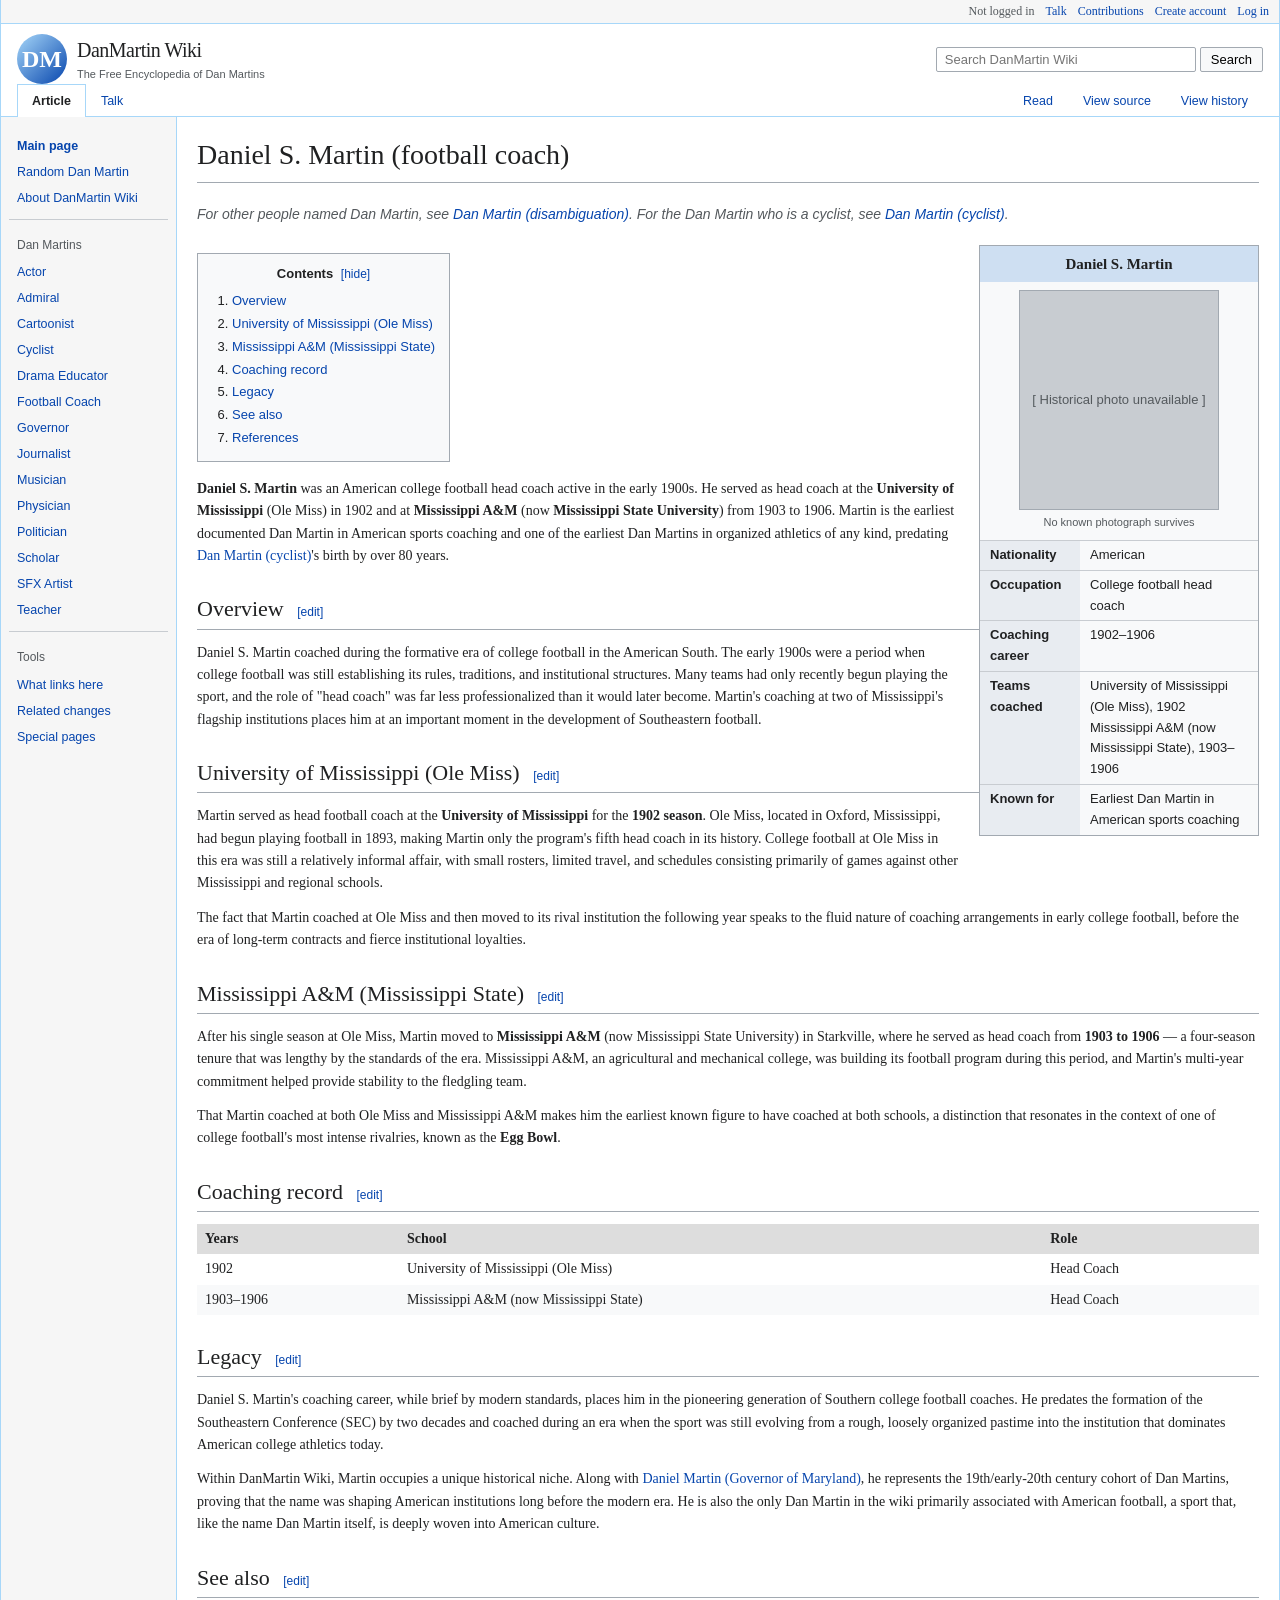
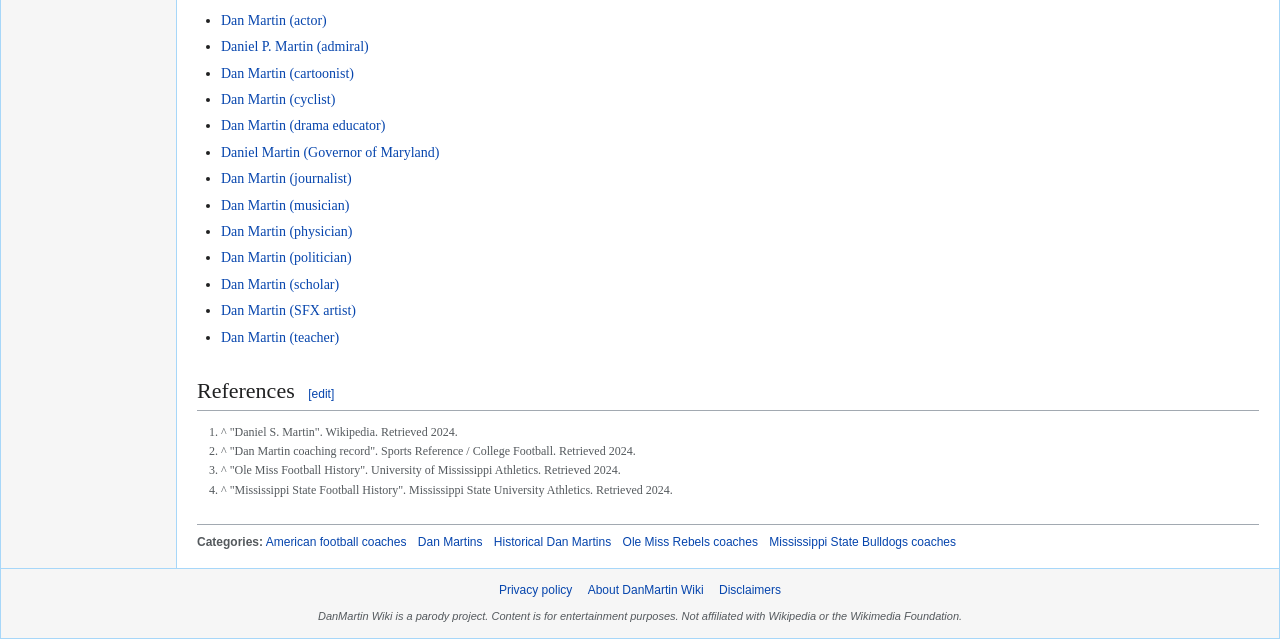
<file: pages/dan-martin-football-coach.html>
<!DOCTYPE html>
<html lang="en">
<head>
  <meta charset="UTF-8">
  <meta name="viewport" content="width=device-width, initial-scale=1.0">
  <title>Daniel S. Martin (football coach) — DanMartin Wiki</title>
  <link rel="stylesheet" href="../css/style.css">
</head>
<body>

<div class="wiki-wrapper">
  <div class="wiki-personal-bar">
    <span>Not logged in</span>
    <a href="#">Talk</a>
    <a href="#">Contributions</a>
    <a href="#">Create account</a>
    <a href="#">Log in</a>
  </div>

  <div class="wiki-header">
    <div class="wiki-header-inner">
      <a href="../index.html" class="wiki-logo">
        <div class="wiki-logo-icon">DM</div>
        <div class="wiki-logo-text">
          <h1>DanMartin Wiki</h1>
          <div class="tagline">The Free Encyclopedia of Dan Martins</div>
        </div>
      </a>
      <div class="wiki-search" style="position:relative;">
        <input type="text" id="wiki-search-input" placeholder="Search DanMartin Wiki">
        <button id="wiki-search-btn">Search</button>
        <div id="search-results" class="search-results"></div>
      </div>
    </div>

    <div class="wiki-tabs">
      <a class="wiki-tab active" href="#">Article</a>
      <a class="wiki-tab" href="#">Talk</a>
      <span style="flex:1;"></span>
      <a class="wiki-tab" href="#">Read</a>
      <a class="wiki-tab" href="#">View source</a>
      <a class="wiki-tab" href="#">View history</a>
    </div>
  </div>

  <div class="wiki-body">
    <nav class="wiki-sidebar">
      <div class="sidebar-section">
        <ul>
          <li><a href="../index.html"><strong>Main page</strong></a></li>
          <li><a href="#" class="random-dan-martin">Random Dan Martin</a></li>
          <li><a href="#">About DanMartin Wiki</a></li>
        </ul>
      </div>
      <div class="sidebar-section">
        <h3>Dan Martins</h3>
        <ul>
          <li><a href="dan-martin-actor.html">Actor</a></li>
          <li><a href="dan-martin-admiral.html">Admiral</a></li>
          <li><a href="dan-martin-cartoonist.html">Cartoonist</a></li>
          <li><a href="dan-martin-cyclist.html">Cyclist</a></li>
          <li><a href="dan-martin-drama-educator.html">Drama Educator</a></li>
          <li><a href="dan-martin-football-coach.html">Football Coach</a></li>
          <li><a href="dan-martin-governor.html">Governor</a></li>
          <li><a href="dan-martin-journalist.html">Journalist</a></li>
          <li><a href="dan-martin-musician.html">Musician</a></li>
          <li><a href="dan-martin-physician.html">Physician</a></li>
          <li><a href="dan-martin-politician.html">Politician</a></li>
          <li><a href="dan-martin-scholar.html">Scholar</a></li>
          <li><a href="dan-martin-sfx-artist.html">SFX Artist</a></li>
          <li><a href="dan-martin-teacher.html">Teacher</a></li>
        </ul>
      </div>
      <div class="sidebar-section">
        <h3>Tools</h3>
        <ul>
          <li><a href="#">What links here</a></li>
          <li><a href="#">Related changes</a></li>
          <li><a href="#">Special pages</a></li>
        </ul>
      </div>
    </nav>

    <main class="wiki-content">
      <h1 class="page-title">Daniel S. Martin (football coach)</h1>

      <p class="hatnote">For other people named Dan Martin, see <a href="../index.html">Dan Martin (disambiguation)</a>. For the Dan Martin who is a cyclist, see <a href="dan-martin-cyclist.html">Dan Martin (cyclist)</a>.</p>

      <!-- Infobox -->
      <table class="infobox">
        <tr><td colspan="2" class="infobox-title">Daniel S. Martin</td></tr>
        <tr><td colspan="2" class="infobox-image">
          <div class="placeholder-img">[ Historical photo unavailable ]</div>
          <div style="font-size:11px; color:#54595d; margin-top:4px;">No known photograph survives</div>
        </td></tr>
        <tr><td class="infobox-label">Nationality</td><td class="infobox-data">American</td></tr>
        <tr><td class="infobox-label">Occupation</td><td class="infobox-data">College football head coach</td></tr>
        <tr><td class="infobox-label">Coaching career</td><td class="infobox-data">1902&ndash;1906</td></tr>
        <tr><td class="infobox-label">Teams coached</td><td class="infobox-data">University of Mississippi (Ole Miss), 1902<br>Mississippi A&amp;M (now Mississippi State), 1903&ndash;1906</td></tr>
        <tr><td class="infobox-label">Known for</td><td class="infobox-data">Earliest Dan Martin in American sports coaching</td></tr>
      </table>

      <!-- Table of Contents -->
      <div class="toc">
        <div class="toc-title">Contents <span id="toc-toggle" class="toc-toggle" onclick="toggleToc()">[hide]</span></div>
        <ol id="toc-list">
          <li><a href="#overview">Overview</a></li>
          <li><a href="#ole-miss">University of Mississippi (Ole Miss)</a></li>
          <li><a href="#mississippi-am">Mississippi A&amp;M (Mississippi State)</a></li>
          <li><a href="#coaching-record">Coaching record</a></li>
          <li><a href="#legacy">Legacy</a></li>
          <li><a href="#see-also">See also</a></li>
          <li><a href="#references">References</a></li>
        </ol>
      </div>

      <p class="article-intro"><b>Daniel S. Martin</b> was an American college football head coach active in the early 1900s. He served as head coach at the <b>University of Mississippi</b> (Ole Miss) in 1902 and at <b>Mississippi A&amp;M</b> (now <b>Mississippi State University</b>) from 1903 to 1906. Martin is the earliest documented Dan Martin in American sports coaching and one of the earliest Dan Martins in organized athletics of any kind, predating <a href="dan-martin-cyclist.html">Dan Martin (cyclist)</a>'s birth by over 80 years.</p>

      <h2 id="overview">Overview <span class="edit-link">[<a href="#">edit</a>]</span></h2>

      <p>Daniel S. Martin coached during the formative era of college football in the American South. The early 1900s were a period when college football was still establishing its rules, traditions, and institutional structures. Many teams had only recently begun playing the sport, and the role of "head coach" was far less professionalized than it would later become. Martin's coaching at two of Mississippi's flagship institutions places him at an important moment in the development of Southeastern football.</p>

      <h2 id="ole-miss">University of Mississippi (Ole Miss) <span class="edit-link">[<a href="#">edit</a>]</span></h2>

      <p>Martin served as head football coach at the <b>University of Mississippi</b> for the <b>1902 season</b>. Ole Miss, located in Oxford, Mississippi, had begun playing football in 1893, making Martin only the program's fifth head coach in its history. College football at Ole Miss in this era was still a relatively informal affair, with small rosters, limited travel, and schedules consisting primarily of games against other Mississippi and regional schools.</p>

      <p>The fact that Martin coached at Ole Miss and then moved to its rival institution the following year speaks to the fluid nature of coaching arrangements in early college football, before the era of long-term contracts and fierce institutional loyalties.</p>

      <h2 id="mississippi-am">Mississippi A&amp;M (Mississippi State) <span class="edit-link">[<a href="#">edit</a>]</span></h2>

      <p>After his single season at Ole Miss, Martin moved to <b>Mississippi A&amp;M</b> (now Mississippi State University) in Starkville, where he served as head coach from <b>1903 to 1906</b> &mdash; a four-season tenure that was lengthy by the standards of the era. Mississippi A&amp;M, an agricultural and mechanical college, was building its football program during this period, and Martin's multi-year commitment helped provide stability to the fledgling team.</p>

      <p>That Martin coached at both Ole Miss and Mississippi A&amp;M makes him the earliest known figure to have coached at both schools, a distinction that resonates in the context of one of college football's most intense rivalries, known as the <b>Egg Bowl</b>.</p>

      <h2 id="coaching-record">Coaching record <span class="edit-link">[<a href="#">edit</a>]</span></h2>

      <table style="width:100%; border-collapse:collapse; font-size:14px;">
        <tr style="background:#ddd;"><th style="padding:4px 8px; text-align:left;">Years</th><th style="padding:4px 8px; text-align:left;">School</th><th style="padding:4px 8px; text-align:left;">Role</th></tr>
        <tr><td style="padding:4px 8px;">1902</td><td style="padding:4px 8px;">University of Mississippi (Ole Miss)</td><td style="padding:4px 8px;">Head Coach</td></tr>
        <tr style="background:#f8f9fa;"><td style="padding:4px 8px;">1903&ndash;1906</td><td style="padding:4px 8px;">Mississippi A&amp;M (now Mississippi State)</td><td style="padding:4px 8px;">Head Coach</td></tr>
      </table>

      <h2 id="legacy">Legacy <span class="edit-link">[<a href="#">edit</a>]</span></h2>

      <p>Daniel S. Martin's coaching career, while brief by modern standards, places him in the pioneering generation of Southern college football coaches. He predates the formation of the Southeastern Conference (SEC) by two decades and coached during an era when the sport was still evolving from a rough, loosely organized pastime into the institution that dominates American college athletics today.</p>

      <p>Within DanMartin Wiki, Martin occupies a unique historical niche. Along with <a href="dan-martin-governor.html">Daniel Martin (Governor of Maryland)</a>, he represents the 19th/early-20th century cohort of Dan Martins, proving that the name was shaping American institutions long before the modern era. He is also the only Dan Martin in the wiki primarily associated with American football, a sport that, like the name Dan Martin itself, is deeply woven into American culture.</p>

      <h2 id="see-also">See also <span class="edit-link">[<a href="#">edit</a>]</span></h2>

      <ul>
        <li><a href="dan-martin-actor.html">Dan Martin (actor)</a></li>
        <li><a href="dan-martin-admiral.html">Daniel P. Martin (admiral)</a></li>
        <li><a href="dan-martin-cartoonist.html">Dan Martin (cartoonist)</a></li>
        <li><a href="dan-martin-cyclist.html">Dan Martin (cyclist)</a></li>
        <li><a href="dan-martin-drama-educator.html">Dan Martin (drama educator)</a></li>
        <li><a href="dan-martin-governor.html">Daniel Martin (Governor of Maryland)</a></li>
        <li><a href="dan-martin-journalist.html">Dan Martin (journalist)</a></li>
        <li><a href="dan-martin-musician.html">Dan Martin (musician)</a></li>
        <li><a href="dan-martin-physician.html">Dan Martin (physician)</a></li>
        <li><a href="dan-martin-politician.html">Dan Martin (politician)</a></li>
        <li><a href="dan-martin-scholar.html">Dan Martin (scholar)</a></li>
        <li><a href="dan-martin-sfx-artist.html">Dan Martin (SFX artist)</a></li>
        <li><a href="dan-martin-teacher.html">Dan Martin (teacher)</a></li>
      </ul>

      <h2 id="references">References <span class="edit-link">[<a href="#">edit</a>]</span></h2>

      <div class="reflist">
        <ol>
          <li>^ "Daniel S. Martin". Wikipedia. Retrieved 2024.</li>
          <li>^ "Dan Martin coaching record". Sports Reference / College Football. Retrieved 2024.</li>
          <li>^ "Ole Miss Football History". University of Mississippi Athletics. Retrieved 2024.</li>
          <li>^ "Mississippi State Football History". Mississippi State University Athletics. Retrieved 2024.</li>
        </ol>
      </div>

      <div class="categories-bar">
        <strong>Categories:</strong>
        <a href="#">American football coaches</a>
        <a href="#">Dan Martins</a>
        <a href="#">Historical Dan Martins</a>
        <a href="#">Ole Miss Rebels coaches</a>
        <a href="#">Mississippi State Bulldogs coaches</a>
      </div>
    </main>
  </div>

  <div class="wiki-footer">
    <div class="footer-links">
      <a href="#">Privacy policy</a>
      <a href="#">About DanMartin Wiki</a>
      <a href="#">Disclaimers</a>
    </div>
    <div class="disclaimer">
      DanMartin Wiki is a parody project. Content is for entertainment purposes. Not affiliated with Wikipedia or the Wikimedia Foundation.
    </div>
  </div>
</div>

<script src="../js/app.js"></script>
</body>
</html>
</file>
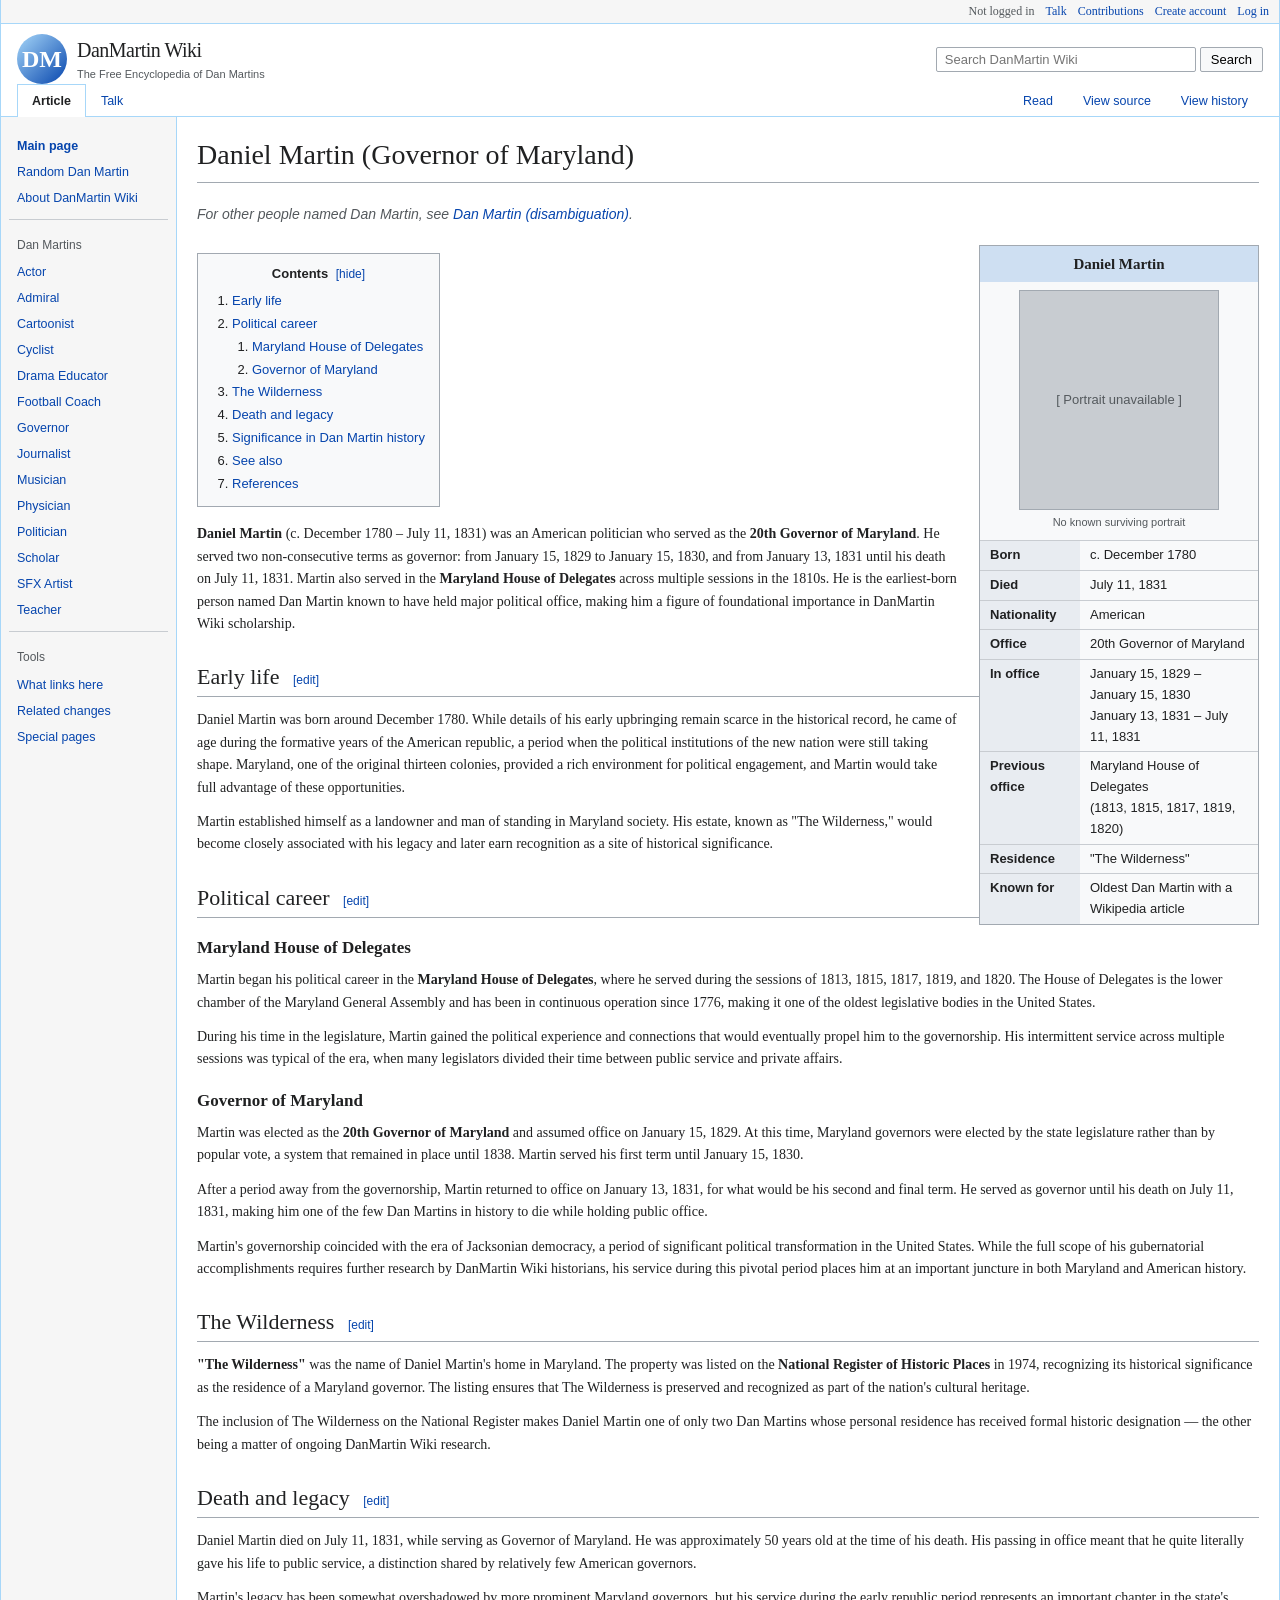
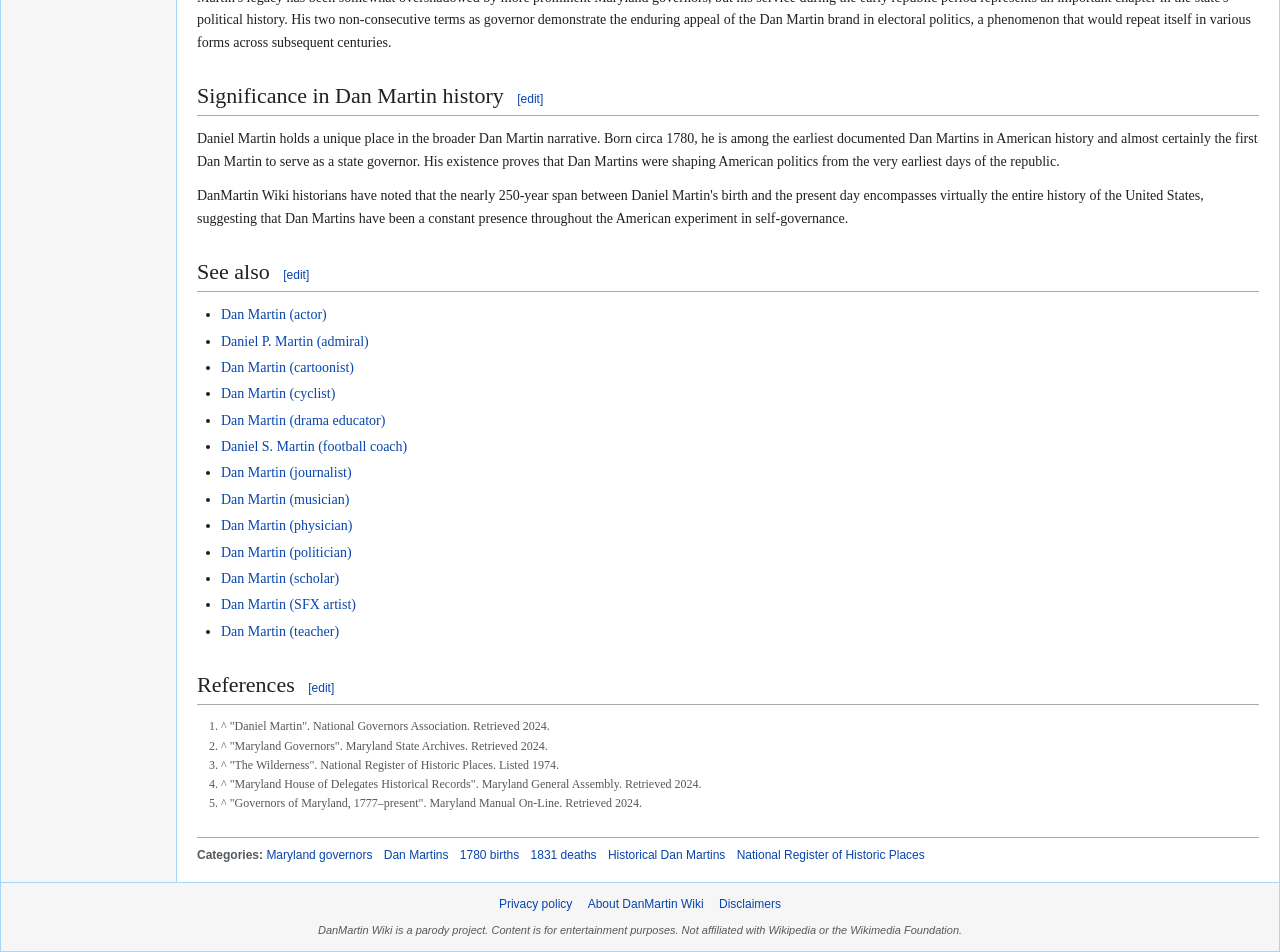
<file: pages/dan-martin-governor.html>
<!DOCTYPE html>
<html lang="en">
<head>
  <meta charset="UTF-8">
  <meta name="viewport" content="width=device-width, initial-scale=1.0">
  <title>Daniel Martin (Governor of Maryland) — DanMartin Wiki</title>
  <link rel="stylesheet" href="../css/style.css">
</head>
<body>

<div class="wiki-wrapper">
  <div class="wiki-personal-bar">
    <span>Not logged in</span>
    <a href="#">Talk</a>
    <a href="#">Contributions</a>
    <a href="#">Create account</a>
    <a href="#">Log in</a>
  </div>

  <div class="wiki-header">
    <div class="wiki-header-inner">
      <a href="../index.html" class="wiki-logo">
        <div class="wiki-logo-icon">DM</div>
        <div class="wiki-logo-text">
          <h1>DanMartin Wiki</h1>
          <div class="tagline">The Free Encyclopedia of Dan Martins</div>
        </div>
      </a>
      <div class="wiki-search" style="position:relative;">
        <input type="text" id="wiki-search-input" placeholder="Search DanMartin Wiki">
        <button id="wiki-search-btn">Search</button>
        <div id="search-results" class="search-results"></div>
      </div>
    </div>

    <div class="wiki-tabs">
      <a class="wiki-tab active" href="#">Article</a>
      <a class="wiki-tab" href="#">Talk</a>
      <span style="flex:1;"></span>
      <a class="wiki-tab" href="#">Read</a>
      <a class="wiki-tab" href="#">View source</a>
      <a class="wiki-tab" href="#">View history</a>
    </div>
  </div>

  <div class="wiki-body">
    <nav class="wiki-sidebar">
      <div class="sidebar-section">
        <ul>
          <li><a href="../index.html"><strong>Main page</strong></a></li>
          <li><a href="#" class="random-dan-martin">Random Dan Martin</a></li>
          <li><a href="#">About DanMartin Wiki</a></li>
        </ul>
      </div>
      <div class="sidebar-section">
        <h3>Dan Martins</h3>
        <ul>
          <li><a href="dan-martin-actor.html">Actor</a></li>
          <li><a href="dan-martin-admiral.html">Admiral</a></li>
          <li><a href="dan-martin-cartoonist.html">Cartoonist</a></li>
          <li><a href="dan-martin-cyclist.html">Cyclist</a></li>
          <li><a href="dan-martin-drama-educator.html">Drama Educator</a></li>
          <li><a href="dan-martin-football-coach.html">Football Coach</a></li>
          <li><a href="dan-martin-governor.html">Governor</a></li>
          <li><a href="dan-martin-journalist.html">Journalist</a></li>
          <li><a href="dan-martin-musician.html">Musician</a></li>
          <li><a href="dan-martin-physician.html">Physician</a></li>
          <li><a href="dan-martin-politician.html">Politician</a></li>
          <li><a href="dan-martin-scholar.html">Scholar</a></li>
          <li><a href="dan-martin-sfx-artist.html">SFX Artist</a></li>
          <li><a href="dan-martin-teacher.html">Teacher</a></li>
        </ul>
      </div>
      <div class="sidebar-section">
        <h3>Tools</h3>
        <ul>
          <li><a href="#">What links here</a></li>
          <li><a href="#">Related changes</a></li>
          <li><a href="#">Special pages</a></li>
        </ul>
      </div>
    </nav>

    <main class="wiki-content">
      <h1 class="page-title">Daniel Martin (Governor of Maryland)</h1>

      <p class="hatnote">For other people named Dan Martin, see <a href="../index.html">Dan Martin (disambiguation)</a>.</p>

      <!-- Infobox -->
      <table class="infobox">
        <tr><td colspan="2" class="infobox-title">Daniel Martin</td></tr>
        <tr><td colspan="2" class="infobox-image">
          <div class="placeholder-img">[ Portrait unavailable ]</div>
          <div style="font-size:11px; color:#54595d; margin-top:4px;">No known surviving portrait</div>
        </td></tr>
        <tr><td class="infobox-label">Born</td><td class="infobox-data">c. December 1780</td></tr>
        <tr><td class="infobox-label">Died</td><td class="infobox-data">July 11, 1831</td></tr>
        <tr><td class="infobox-label">Nationality</td><td class="infobox-data">American</td></tr>
        <tr><td class="infobox-label">Office</td><td class="infobox-data">20th Governor of Maryland</td></tr>
        <tr><td class="infobox-label">In office</td><td class="infobox-data">January 15, 1829 &ndash; January 15, 1830<br>January 13, 1831 &ndash; July 11, 1831</td></tr>
        <tr><td class="infobox-label">Previous office</td><td class="infobox-data">Maryland House of Delegates<br>(1813, 1815, 1817, 1819, 1820)</td></tr>
        <tr><td class="infobox-label">Residence</td><td class="infobox-data">"The Wilderness"</td></tr>
        <tr><td class="infobox-label">Known for</td><td class="infobox-data">Oldest Dan Martin with a Wikipedia article</td></tr>
      </table>

      <!-- Table of Contents -->
      <div class="toc">
        <div class="toc-title">Contents <span id="toc-toggle" class="toc-toggle" onclick="toggleToc()">[hide]</span></div>
        <ol id="toc-list">
          <li><a href="#early-life">Early life</a></li>
          <li><a href="#political-career">Political career</a>
            <ol>
              <li><a href="#house-delegates">Maryland House of Delegates</a></li>
              <li><a href="#governor">Governor of Maryland</a></li>
            </ol>
          </li>
          <li><a href="#the-wilderness">The Wilderness</a></li>
          <li><a href="#death">Death and legacy</a></li>
          <li><a href="#dan-martin-significance">Significance in Dan Martin history</a></li>
          <li><a href="#see-also">See also</a></li>
          <li><a href="#references">References</a></li>
        </ol>
      </div>

      <p class="article-intro"><b>Daniel Martin</b> (c. December 1780 &ndash; July 11, 1831) was an American politician who served as the <b>20th Governor of Maryland</b>. He served two non-consecutive terms as governor: from January 15, 1829 to January 15, 1830, and from January 13, 1831 until his death on July 11, 1831. Martin also served in the <b>Maryland House of Delegates</b> across multiple sessions in the 1810s. He is the earliest-born person named Dan Martin known to have held major political office, making him a figure of foundational importance in DanMartin Wiki scholarship.</p>

      <h2 id="early-life">Early life <span class="edit-link">[<a href="#">edit</a>]</span></h2>

      <p>Daniel Martin was born around December 1780. While details of his early upbringing remain scarce in the historical record, he came of age during the formative years of the American republic, a period when the political institutions of the new nation were still taking shape. Maryland, one of the original thirteen colonies, provided a rich environment for political engagement, and Martin would take full advantage of these opportunities.</p>

      <p>Martin established himself as a landowner and man of standing in Maryland society. His estate, known as "The Wilderness," would become closely associated with his legacy and later earn recognition as a site of historical significance.</p>

      <h2 id="political-career">Political career <span class="edit-link">[<a href="#">edit</a>]</span></h2>

      <h3 id="house-delegates">Maryland House of Delegates</h3>

      <p>Martin began his political career in the <b>Maryland House of Delegates</b>, where he served during the sessions of 1813, 1815, 1817, 1819, and 1820. The House of Delegates is the lower chamber of the Maryland General Assembly and has been in continuous operation since 1776, making it one of the oldest legislative bodies in the United States.</p>

      <p>During his time in the legislature, Martin gained the political experience and connections that would eventually propel him to the governorship. His intermittent service across multiple sessions was typical of the era, when many legislators divided their time between public service and private affairs.</p>

      <h3 id="governor">Governor of Maryland</h3>

      <p>Martin was elected as the <b>20th Governor of Maryland</b> and assumed office on January 15, 1829. At this time, Maryland governors were elected by the state legislature rather than by popular vote, a system that remained in place until 1838. Martin served his first term until January 15, 1830.</p>

      <p>After a period away from the governorship, Martin returned to office on January 13, 1831, for what would be his second and final term. He served as governor until his death on July 11, 1831, making him one of the few Dan Martins in history to die while holding public office.</p>

      <p>Martin's governorship coincided with the era of Jacksonian democracy, a period of significant political transformation in the United States. While the full scope of his gubernatorial accomplishments requires further research by DanMartin Wiki historians, his service during this pivotal period places him at an important juncture in both Maryland and American history.</p>

      <h2 id="the-wilderness">The Wilderness <span class="edit-link">[<a href="#">edit</a>]</span></h2>

      <p><b>"The Wilderness"</b> was the name of Daniel Martin's home in Maryland. The property was listed on the <b>National Register of Historic Places</b> in 1974, recognizing its historical significance as the residence of a Maryland governor. The listing ensures that The Wilderness is preserved and recognized as part of the nation's cultural heritage.</p>

      <p>The inclusion of The Wilderness on the National Register makes Daniel Martin one of only two Dan Martins whose personal residence has received formal historic designation &mdash; the other being a matter of ongoing DanMartin Wiki research.</p>

      <h2 id="death">Death and legacy <span class="edit-link">[<a href="#">edit</a>]</span></h2>

      <p>Daniel Martin died on July 11, 1831, while serving as Governor of Maryland. He was approximately 50 years old at the time of his death. His passing in office meant that he quite literally gave his life to public service, a distinction shared by relatively few American governors.</p>

      <p>Martin's legacy has been somewhat overshadowed by more prominent Maryland governors, but his service during the early republic period represents an important chapter in the state's political history. His two non-consecutive terms as governor demonstrate the enduring appeal of the Dan Martin brand in electoral politics, a phenomenon that would repeat itself in various forms across subsequent centuries.</p>

      <h2 id="dan-martin-significance">Significance in Dan Martin history <span class="edit-link">[<a href="#">edit</a>]</span></h2>

      <p>Daniel Martin holds a unique place in the broader Dan Martin narrative. Born circa 1780, he is among the earliest documented Dan Martins in American history and almost certainly the first Dan Martin to serve as a state governor. His existence proves that Dan Martins were shaping American politics from the very earliest days of the republic.</p>

      <p>DanMartin Wiki historians have noted that the nearly 250-year span between Daniel Martin's birth and the present day encompasses virtually the entire history of the United States, suggesting that Dan Martins have been a constant presence throughout the American experiment in self-governance.</p>

      <h2 id="see-also">See also <span class="edit-link">[<a href="#">edit</a>]</span></h2>

      <ul>
        <li><a href="dan-martin-actor.html">Dan Martin (actor)</a></li>
        <li><a href="dan-martin-admiral.html">Daniel P. Martin (admiral)</a></li>
        <li><a href="dan-martin-cartoonist.html">Dan Martin (cartoonist)</a></li>
        <li><a href="dan-martin-cyclist.html">Dan Martin (cyclist)</a></li>
        <li><a href="dan-martin-drama-educator.html">Dan Martin (drama educator)</a></li>
        <li><a href="dan-martin-football-coach.html">Daniel S. Martin (football coach)</a></li>
        <li><a href="dan-martin-journalist.html">Dan Martin (journalist)</a></li>
        <li><a href="dan-martin-musician.html">Dan Martin (musician)</a></li>
        <li><a href="dan-martin-physician.html">Dan Martin (physician)</a></li>
        <li><a href="dan-martin-politician.html">Dan Martin (politician)</a></li>
        <li><a href="dan-martin-scholar.html">Dan Martin (scholar)</a></li>
        <li><a href="dan-martin-sfx-artist.html">Dan Martin (SFX artist)</a></li>
        <li><a href="dan-martin-teacher.html">Dan Martin (teacher)</a></li>
      </ul>

      <h2 id="references">References <span class="edit-link">[<a href="#">edit</a>]</span></h2>

      <div class="reflist">
        <ol>
          <li>^ "Daniel Martin". National Governors Association. Retrieved 2024.</li>
          <li>^ "Maryland Governors". Maryland State Archives. Retrieved 2024.</li>
          <li>^ "The Wilderness". National Register of Historic Places. Listed 1974.</li>
          <li>^ "Maryland House of Delegates Historical Records". Maryland General Assembly. Retrieved 2024.</li>
          <li>^ "Governors of Maryland, 1777&ndash;present". Maryland Manual On-Line. Retrieved 2024.</li>
        </ol>
      </div>

      <div class="categories-bar">
        <strong>Categories:</strong>
        <a href="#">Maryland governors</a>
        <a href="#">Dan Martins</a>
        <a href="#">1780 births</a>
        <a href="#">1831 deaths</a>
        <a href="#">Historical Dan Martins</a>
        <a href="#">National Register of Historic Places</a>
      </div>
    </main>
  </div>

  <div class="wiki-footer">
    <div class="footer-links">
      <a href="#">Privacy policy</a>
      <a href="#">About DanMartin Wiki</a>
      <a href="#">Disclaimers</a>
    </div>
    <div class="disclaimer">
      DanMartin Wiki is a parody project. Content is for entertainment purposes. Not affiliated with Wikipedia or the Wikimedia Foundation.
    </div>
  </div>
</div>

<script src="../js/app.js"></script>
</body>
</html>
</file>
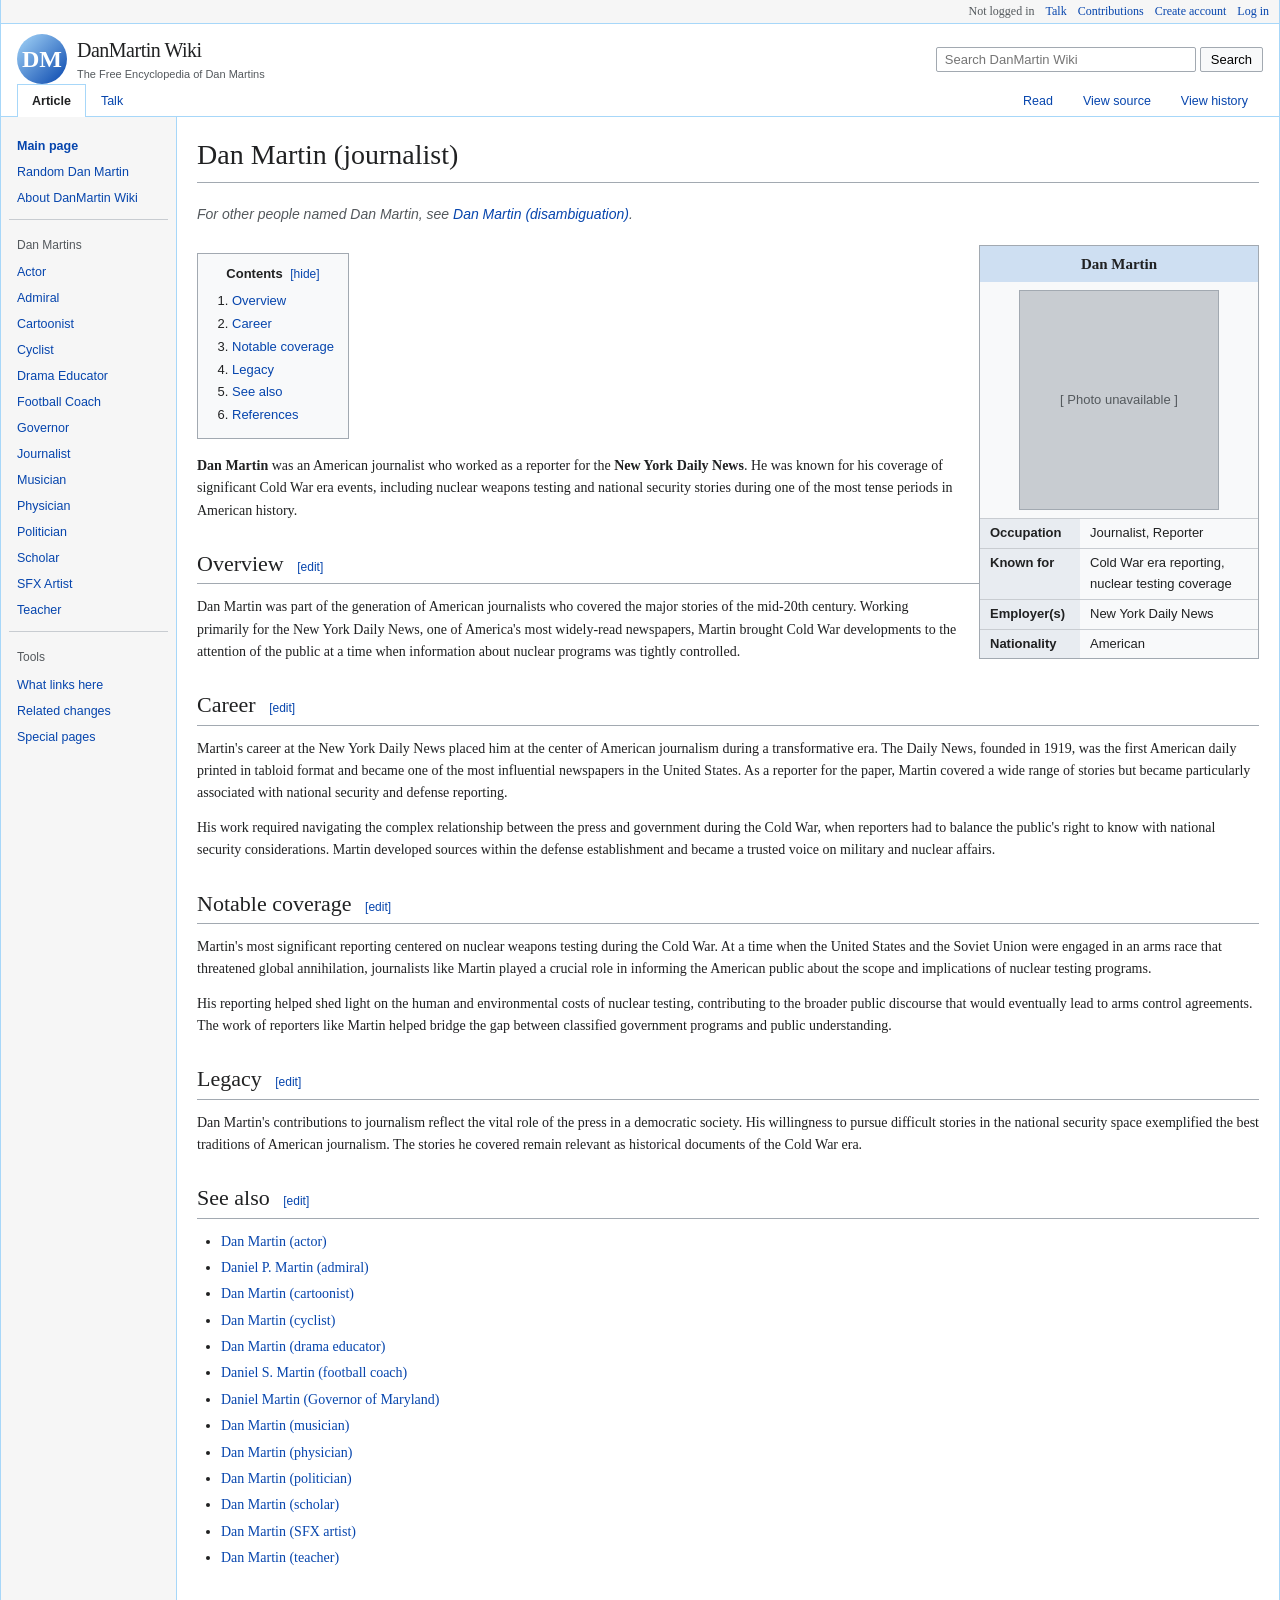
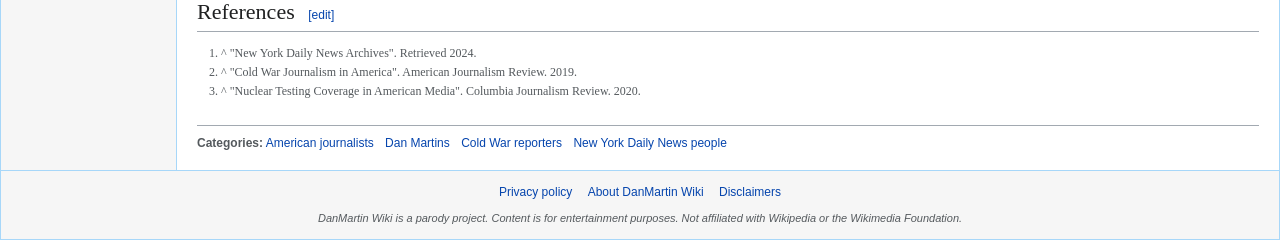
<file: pages/dan-martin-journalist.html>
<!DOCTYPE html>
<html lang="en">
<head>
  <meta charset="UTF-8">
  <meta name="viewport" content="width=device-width, initial-scale=1.0">
  <title>Dan Martin (journalist) — DanMartin Wiki</title>
  <link rel="stylesheet" href="../css/style.css">
</head>
<body>

<div class="wiki-wrapper">
  <div class="wiki-personal-bar">
    <span>Not logged in</span>
    <a href="#">Talk</a>
    <a href="#">Contributions</a>
    <a href="#">Create account</a>
    <a href="#">Log in</a>
  </div>

  <div class="wiki-header">
    <div class="wiki-header-inner">
      <a href="../index.html" class="wiki-logo">
        <div class="wiki-logo-icon">DM</div>
        <div class="wiki-logo-text">
          <h1>DanMartin Wiki</h1>
          <div class="tagline">The Free Encyclopedia of Dan Martins</div>
        </div>
      </a>
      <div class="wiki-search" style="position:relative;">
        <input type="text" id="wiki-search-input" placeholder="Search DanMartin Wiki">
        <button id="wiki-search-btn">Search</button>
        <div id="search-results" class="search-results"></div>
      </div>
    </div>

    <div class="wiki-tabs">
      <a class="wiki-tab active" href="#">Article</a>
      <a class="wiki-tab" href="#">Talk</a>
      <span style="flex:1;"></span>
      <a class="wiki-tab" href="#">Read</a>
      <a class="wiki-tab" href="#">View source</a>
      <a class="wiki-tab" href="#">View history</a>
    </div>
  </div>

  <div class="wiki-body">
    <nav class="wiki-sidebar">
      <div class="sidebar-section">
        <ul>
          <li><a href="../index.html"><strong>Main page</strong></a></li>
          <li><a href="#" class="random-dan-martin">Random Dan Martin</a></li>
          <li><a href="#">About DanMartin Wiki</a></li>
        </ul>
      </div>
      <div class="sidebar-section">
        <h3>Dan Martins</h3>
        <ul>
          <li><a href="dan-martin-actor.html">Actor</a></li>
          <li><a href="dan-martin-admiral.html">Admiral</a></li>
          <li><a href="dan-martin-cartoonist.html">Cartoonist</a></li>
          <li><a href="dan-martin-cyclist.html">Cyclist</a></li>
          <li><a href="dan-martin-drama-educator.html">Drama Educator</a></li>
          <li><a href="dan-martin-football-coach.html">Football Coach</a></li>
          <li><a href="dan-martin-governor.html">Governor</a></li>
          <li><a href="dan-martin-journalist.html">Journalist</a></li>
          <li><a href="dan-martin-musician.html">Musician</a></li>
          <li><a href="dan-martin-physician.html">Physician</a></li>
          <li><a href="dan-martin-politician.html">Politician</a></li>
          <li><a href="dan-martin-scholar.html">Scholar</a></li>
          <li><a href="dan-martin-sfx-artist.html">SFX Artist</a></li>
          <li><a href="dan-martin-teacher.html">Teacher</a></li>
        </ul>
      </div>
      <div class="sidebar-section">
        <h3>Tools</h3>
        <ul>
          <li><a href="#">What links here</a></li>
          <li><a href="#">Related changes</a></li>
          <li><a href="#">Special pages</a></li>
        </ul>
      </div>
    </nav>

    <main class="wiki-content">
      <h1 class="page-title">Dan Martin (journalist)</h1>

      <p class="hatnote">For other people named Dan Martin, see <a href="../index.html">Dan Martin (disambiguation)</a>.</p>

      <table class="infobox">
        <tr><td colspan="2" class="infobox-title">Dan Martin</td></tr>
        <tr><td colspan="2" class="infobox-image">
          <div class="placeholder-img">[ Photo unavailable ]</div>
        </td></tr>
        <tr><td class="infobox-label">Occupation</td><td class="infobox-data">Journalist, Reporter</td></tr>
        <tr><td class="infobox-label">Known for</td><td class="infobox-data">Cold War era reporting, nuclear testing coverage</td></tr>
        <tr><td class="infobox-label">Employer(s)</td><td class="infobox-data">New York Daily News</td></tr>
        <tr><td class="infobox-label">Nationality</td><td class="infobox-data">American</td></tr>
      </table>

      <div class="toc">
        <div class="toc-title">Contents <span id="toc-toggle" class="toc-toggle" onclick="toggleToc()">[hide]</span></div>
        <ol id="toc-list">
          <li><a href="#overview">Overview</a></li>
          <li><a href="#career">Career</a></li>
          <li><a href="#notable-coverage">Notable coverage</a></li>
          <li><a href="#legacy">Legacy</a></li>
          <li><a href="#see-also">See also</a></li>
          <li><a href="#references">References</a></li>
        </ol>
      </div>

      <p class="article-intro"><b>Dan Martin</b> was an American journalist who worked as a reporter for the <b>New York Daily News</b>. He was known for his coverage of significant Cold War era events, including nuclear weapons testing and national security stories during one of the most tense periods in American history.</p>

      <h2 id="overview">Overview <span class="edit-link">[<a href="#">edit</a>]</span></h2>

      <p>Dan Martin was part of the generation of American journalists who covered the major stories of the mid-20th century. Working primarily for the New York Daily News, one of America's most widely-read newspapers, Martin brought Cold War developments to the attention of the public at a time when information about nuclear programs was tightly controlled.</p>

      <h2 id="career">Career <span class="edit-link">[<a href="#">edit</a>]</span></h2>

      <p>Martin's career at the New York Daily News placed him at the center of American journalism during a transformative era. The Daily News, founded in 1919, was the first American daily printed in tabloid format and became one of the most influential newspapers in the United States. As a reporter for the paper, Martin covered a wide range of stories but became particularly associated with national security and defense reporting.</p>

      <p>His work required navigating the complex relationship between the press and government during the Cold War, when reporters had to balance the public's right to know with national security considerations. Martin developed sources within the defense establishment and became a trusted voice on military and nuclear affairs.</p>

      <h2 id="notable-coverage">Notable coverage <span class="edit-link">[<a href="#">edit</a>]</span></h2>

      <p>Martin's most significant reporting centered on nuclear weapons testing during the Cold War. At a time when the United States and the Soviet Union were engaged in an arms race that threatened global annihilation, journalists like Martin played a crucial role in informing the American public about the scope and implications of nuclear testing programs.</p>

      <p>His reporting helped shed light on the human and environmental costs of nuclear testing, contributing to the broader public discourse that would eventually lead to arms control agreements. The work of reporters like Martin helped bridge the gap between classified government programs and public understanding.</p>

      <h2 id="legacy">Legacy <span class="edit-link">[<a href="#">edit</a>]</span></h2>

      <p>Dan Martin's contributions to journalism reflect the vital role of the press in a democratic society. His willingness to pursue difficult stories in the national security space exemplified the best traditions of American journalism. The stories he covered remain relevant as historical documents of the Cold War era.</p>

      <h2 id="see-also">See also <span class="edit-link">[<a href="#">edit</a>]</span></h2>

      <ul>
        <li><a href="dan-martin-actor.html">Dan Martin (actor)</a></li>
        <li><a href="dan-martin-admiral.html">Daniel P. Martin (admiral)</a></li>
        <li><a href="dan-martin-cartoonist.html">Dan Martin (cartoonist)</a></li>
        <li><a href="dan-martin-cyclist.html">Dan Martin (cyclist)</a></li>
        <li><a href="dan-martin-drama-educator.html">Dan Martin (drama educator)</a></li>
        <li><a href="dan-martin-football-coach.html">Daniel S. Martin (football coach)</a></li>
        <li><a href="dan-martin-governor.html">Daniel Martin (Governor of Maryland)</a></li>
        <li><a href="dan-martin-musician.html">Dan Martin (musician)</a></li>
        <li><a href="dan-martin-physician.html">Dan Martin (physician)</a></li>
        <li><a href="dan-martin-politician.html">Dan Martin (politician)</a></li>
        <li><a href="dan-martin-scholar.html">Dan Martin (scholar)</a></li>
        <li><a href="dan-martin-sfx-artist.html">Dan Martin (SFX artist)</a></li>
        <li><a href="dan-martin-teacher.html">Dan Martin (teacher)</a></li>
      </ul>

      <h2 id="references">References <span class="edit-link">[<a href="#">edit</a>]</span></h2>

      <div class="reflist">
        <ol>
          <li>^ "New York Daily News Archives". Retrieved 2024.</li>
          <li>^ "Cold War Journalism in America". American Journalism Review. 2019.</li>
          <li>^ "Nuclear Testing Coverage in American Media". Columbia Journalism Review. 2020.</li>
        </ol>
      </div>

      <div class="categories-bar">
        <strong>Categories:</strong>
        <a href="#">American journalists</a>
        <a href="#">Dan Martins</a>
        <a href="#">Cold War reporters</a>
        <a href="#">New York Daily News people</a>
      </div>
    </main>
  </div>

  <div class="wiki-footer">
    <div class="footer-links">
      <a href="#">Privacy policy</a>
      <a href="#">About DanMartin Wiki</a>
      <a href="#">Disclaimers</a>
    </div>
    <div class="disclaimer">
      DanMartin Wiki is a parody project. Content is for entertainment purposes. Not affiliated with Wikipedia or the Wikimedia Foundation.
    </div>
  </div>
</div>

<script src="../js/app.js"></script>
</body>
</html>
</file>
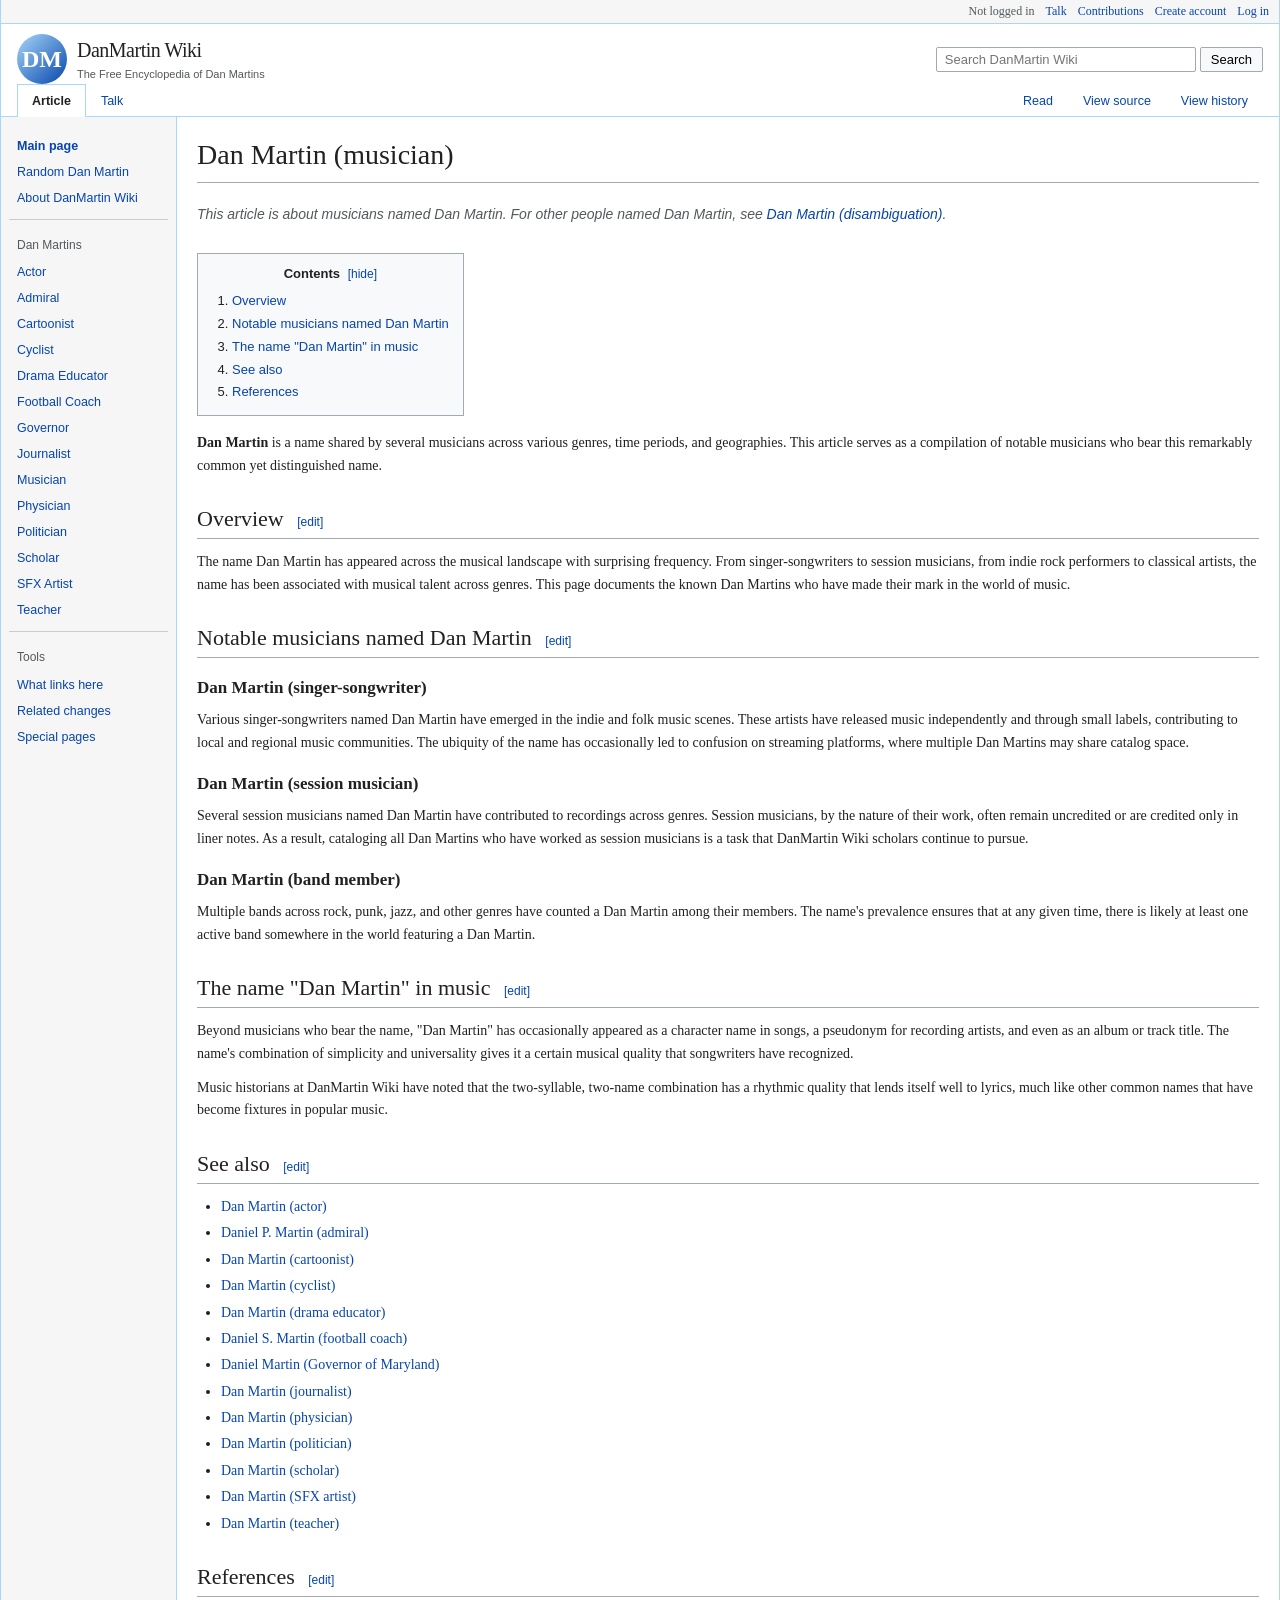
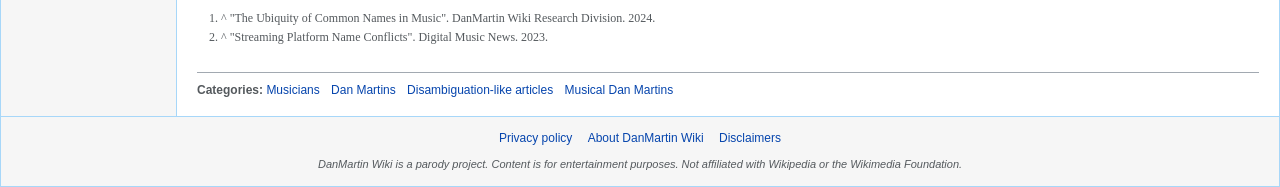
<file: pages/dan-martin-musician.html>
<!DOCTYPE html>
<html lang="en">
<head>
  <meta charset="UTF-8">
  <meta name="viewport" content="width=device-width, initial-scale=1.0">
  <title>Dan Martin (musician) — DanMartin Wiki</title>
  <link rel="stylesheet" href="../css/style.css">
</head>
<body>

<div class="wiki-wrapper">
  <div class="wiki-personal-bar">
    <span>Not logged in</span>
    <a href="#">Talk</a>
    <a href="#">Contributions</a>
    <a href="#">Create account</a>
    <a href="#">Log in</a>
  </div>

  <div class="wiki-header">
    <div class="wiki-header-inner">
      <a href="../index.html" class="wiki-logo">
        <div class="wiki-logo-icon">DM</div>
        <div class="wiki-logo-text">
          <h1>DanMartin Wiki</h1>
          <div class="tagline">The Free Encyclopedia of Dan Martins</div>
        </div>
      </a>
      <div class="wiki-search" style="position:relative;">
        <input type="text" id="wiki-search-input" placeholder="Search DanMartin Wiki">
        <button id="wiki-search-btn">Search</button>
        <div id="search-results" class="search-results"></div>
      </div>
    </div>

    <div class="wiki-tabs">
      <a class="wiki-tab active" href="#">Article</a>
      <a class="wiki-tab" href="#">Talk</a>
      <span style="flex:1;"></span>
      <a class="wiki-tab" href="#">Read</a>
      <a class="wiki-tab" href="#">View source</a>
      <a class="wiki-tab" href="#">View history</a>
    </div>
  </div>

  <div class="wiki-body">
    <nav class="wiki-sidebar">
      <div class="sidebar-section">
        <ul>
          <li><a href="../index.html"><strong>Main page</strong></a></li>
          <li><a href="#" class="random-dan-martin">Random Dan Martin</a></li>
          <li><a href="#">About DanMartin Wiki</a></li>
        </ul>
      </div>
      <div class="sidebar-section">
        <h3>Dan Martins</h3>
        <ul>
          <li><a href="dan-martin-actor.html">Actor</a></li>
          <li><a href="dan-martin-admiral.html">Admiral</a></li>
          <li><a href="dan-martin-cartoonist.html">Cartoonist</a></li>
          <li><a href="dan-martin-cyclist.html">Cyclist</a></li>
          <li><a href="dan-martin-drama-educator.html">Drama Educator</a></li>
          <li><a href="dan-martin-football-coach.html">Football Coach</a></li>
          <li><a href="dan-martin-governor.html">Governor</a></li>
          <li><a href="dan-martin-journalist.html">Journalist</a></li>
          <li><a href="dan-martin-musician.html">Musician</a></li>
          <li><a href="dan-martin-physician.html">Physician</a></li>
          <li><a href="dan-martin-politician.html">Politician</a></li>
          <li><a href="dan-martin-scholar.html">Scholar</a></li>
          <li><a href="dan-martin-sfx-artist.html">SFX Artist</a></li>
          <li><a href="dan-martin-teacher.html">Teacher</a></li>
        </ul>
      </div>
      <div class="sidebar-section">
        <h3>Tools</h3>
        <ul>
          <li><a href="#">What links here</a></li>
          <li><a href="#">Related changes</a></li>
          <li><a href="#">Special pages</a></li>
        </ul>
      </div>
    </nav>

    <main class="wiki-content">
      <h1 class="page-title">Dan Martin (musician)</h1>

      <p class="hatnote">This article is about musicians named Dan Martin. For other people named Dan Martin, see <a href="../index.html">Dan Martin (disambiguation)</a>.</p>

      <div class="toc">
        <div class="toc-title">Contents <span id="toc-toggle" class="toc-toggle" onclick="toggleToc()">[hide]</span></div>
        <ol id="toc-list">
          <li><a href="#overview">Overview</a></li>
          <li><a href="#notable-musicians">Notable musicians named Dan Martin</a></li>
          <li><a href="#in-music">The name "Dan Martin" in music</a></li>
          <li><a href="#see-also">See also</a></li>
          <li><a href="#references">References</a></li>
        </ol>
      </div>

      <p class="article-intro"><b>Dan Martin</b> is a name shared by several musicians across various genres, time periods, and geographies. This article serves as a compilation of notable musicians who bear this remarkably common yet distinguished name.</p>

      <h2 id="overview">Overview <span class="edit-link">[<a href="#">edit</a>]</span></h2>

      <p>The name Dan Martin has appeared across the musical landscape with surprising frequency. From singer-songwriters to session musicians, from indie rock performers to classical artists, the name has been associated with musical talent across genres. This page documents the known Dan Martins who have made their mark in the world of music.</p>

      <h2 id="notable-musicians">Notable musicians named Dan Martin <span class="edit-link">[<a href="#">edit</a>]</span></h2>

      <h3>Dan Martin (singer-songwriter)</h3>

      <p>Various singer-songwriters named Dan Martin have emerged in the indie and folk music scenes. These artists have released music independently and through small labels, contributing to local and regional music communities. The ubiquity of the name has occasionally led to confusion on streaming platforms, where multiple Dan Martins may share catalog space.</p>

      <h3>Dan Martin (session musician)</h3>

      <p>Several session musicians named Dan Martin have contributed to recordings across genres. Session musicians, by the nature of their work, often remain uncredited or are credited only in liner notes. As a result, cataloging all Dan Martins who have worked as session musicians is a task that DanMartin Wiki scholars continue to pursue.</p>

      <h3>Dan Martin (band member)</h3>

      <p>Multiple bands across rock, punk, jazz, and other genres have counted a Dan Martin among their members. The name's prevalence ensures that at any given time, there is likely at least one active band somewhere in the world featuring a Dan Martin.</p>

      <h2 id="in-music">The name "Dan Martin" in music <span class="edit-link">[<a href="#">edit</a>]</span></h2>

      <p>Beyond musicians who bear the name, "Dan Martin" has occasionally appeared as a character name in songs, a pseudonym for recording artists, and even as an album or track title. The name's combination of simplicity and universality gives it a certain musical quality that songwriters have recognized.</p>

      <p>Music historians at DanMartin Wiki have noted that the two-syllable, two-name combination has a rhythmic quality that lends itself well to lyrics, much like other common names that have become fixtures in popular music.</p>

      <h2 id="see-also">See also <span class="edit-link">[<a href="#">edit</a>]</span></h2>

      <ul>
        <li><a href="dan-martin-actor.html">Dan Martin (actor)</a></li>
        <li><a href="dan-martin-admiral.html">Daniel P. Martin (admiral)</a></li>
        <li><a href="dan-martin-cartoonist.html">Dan Martin (cartoonist)</a></li>
        <li><a href="dan-martin-cyclist.html">Dan Martin (cyclist)</a></li>
        <li><a href="dan-martin-drama-educator.html">Dan Martin (drama educator)</a></li>
        <li><a href="dan-martin-football-coach.html">Daniel S. Martin (football coach)</a></li>
        <li><a href="dan-martin-governor.html">Daniel Martin (Governor of Maryland)</a></li>
        <li><a href="dan-martin-journalist.html">Dan Martin (journalist)</a></li>
        <li><a href="dan-martin-physician.html">Dan Martin (physician)</a></li>
        <li><a href="dan-martin-politician.html">Dan Martin (politician)</a></li>
        <li><a href="dan-martin-scholar.html">Dan Martin (scholar)</a></li>
        <li><a href="dan-martin-sfx-artist.html">Dan Martin (SFX artist)</a></li>
        <li><a href="dan-martin-teacher.html">Dan Martin (teacher)</a></li>
      </ul>

      <h2 id="references">References <span class="edit-link">[<a href="#">edit</a>]</span></h2>

      <div class="reflist">
        <ol>
          <li>^ "The Ubiquity of Common Names in Music". DanMartin Wiki Research Division. 2024.</li>
          <li>^ "Streaming Platform Name Conflicts". Digital Music News. 2023.</li>
        </ol>
      </div>

      <div class="categories-bar">
        <strong>Categories:</strong>
        <a href="#">Musicians</a>
        <a href="#">Dan Martins</a>
        <a href="#">Disambiguation-like articles</a>
        <a href="#">Musical Dan Martins</a>
      </div>
    </main>
  </div>

  <div class="wiki-footer">
    <div class="footer-links">
      <a href="#">Privacy policy</a>
      <a href="#">About DanMartin Wiki</a>
      <a href="#">Disclaimers</a>
    </div>
    <div class="disclaimer">
      DanMartin Wiki is a parody project. Content is for entertainment purposes. Not affiliated with Wikipedia or the Wikimedia Foundation.
    </div>
  </div>
</div>

<script src="../js/app.js"></script>
</body>
</html>
</file>
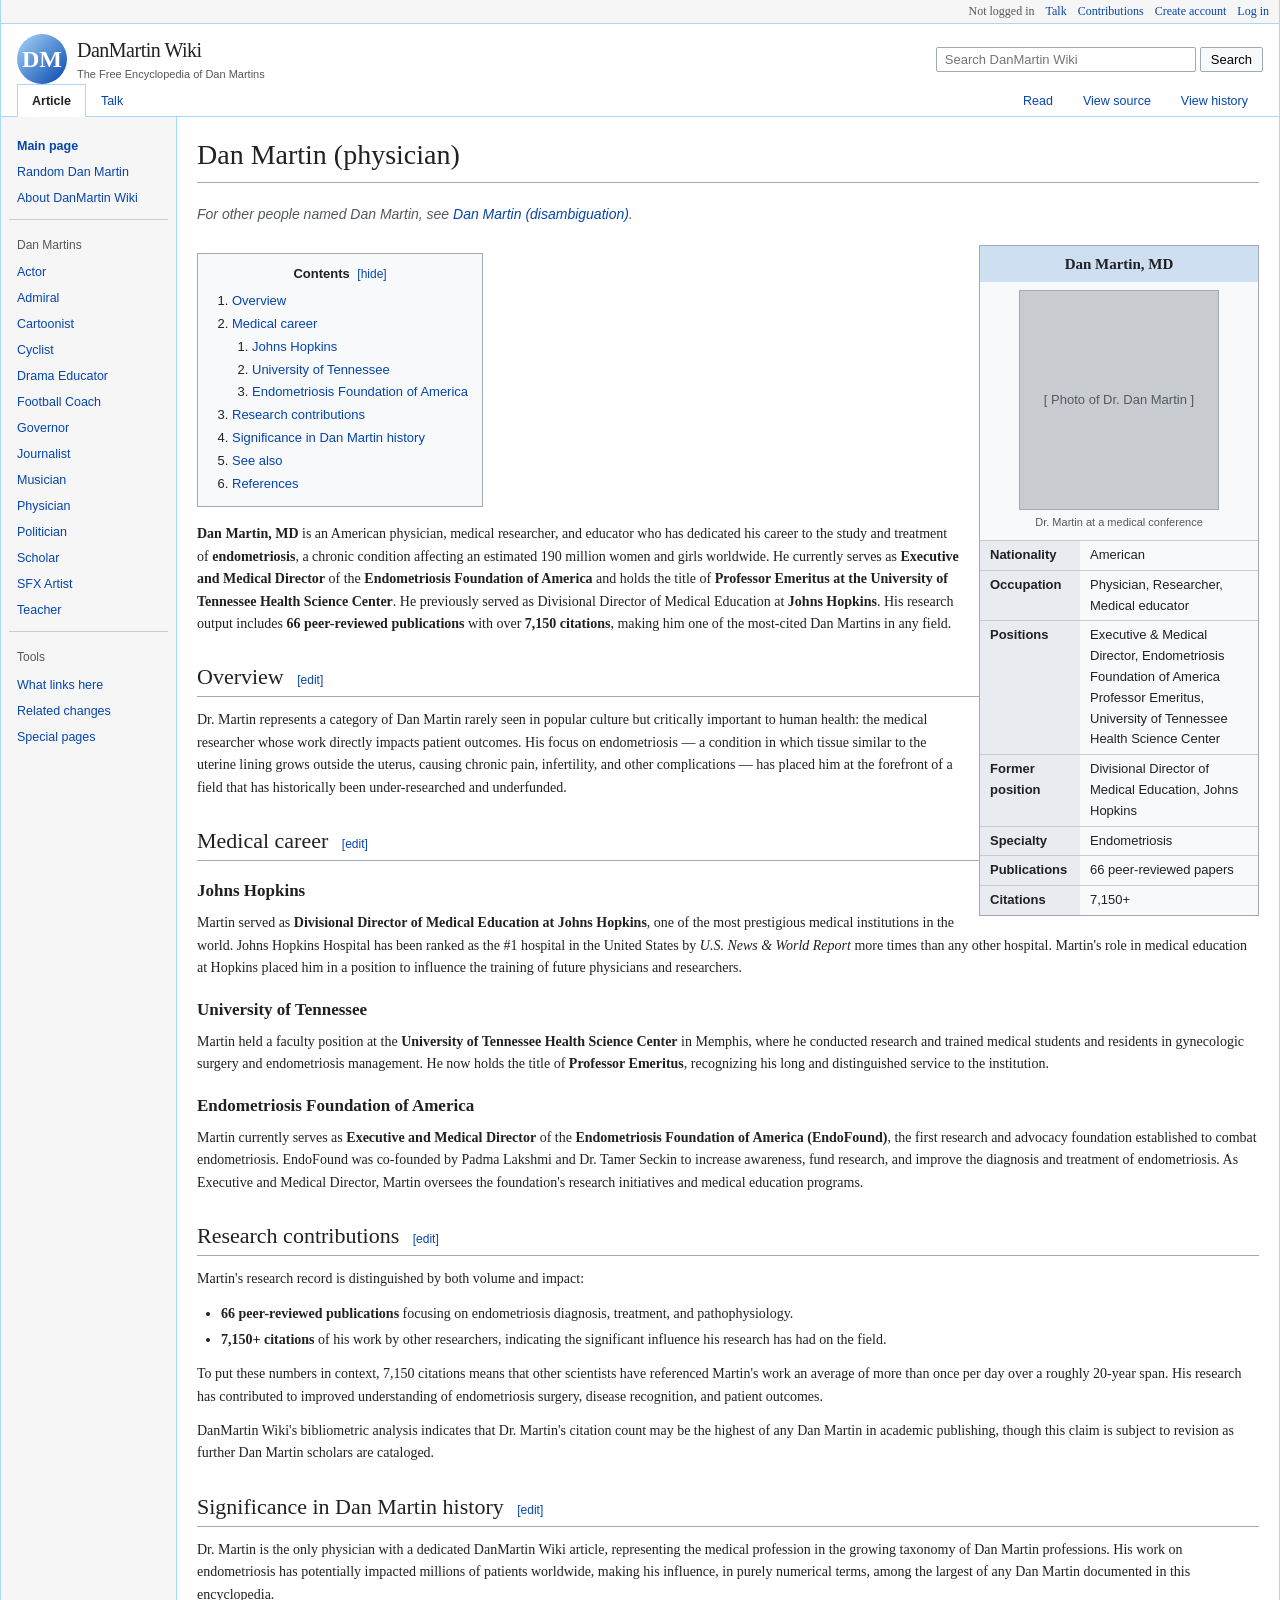
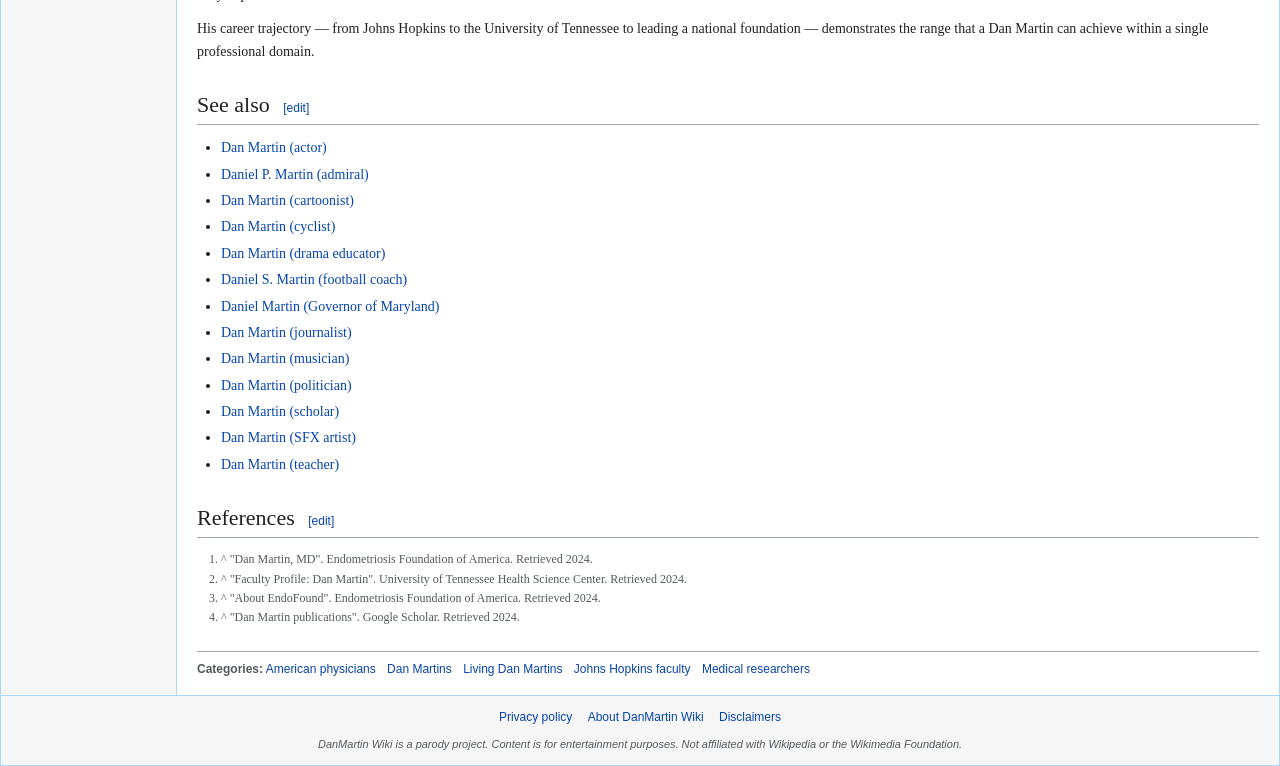
<file: pages/dan-martin-physician.html>
<!DOCTYPE html>
<html lang="en">
<head>
  <meta charset="UTF-8">
  <meta name="viewport" content="width=device-width, initial-scale=1.0">
  <title>Dan Martin (physician) — DanMartin Wiki</title>
  <link rel="stylesheet" href="../css/style.css">
</head>
<body>

<div class="wiki-wrapper">
  <div class="wiki-personal-bar">
    <span>Not logged in</span>
    <a href="#">Talk</a>
    <a href="#">Contributions</a>
    <a href="#">Create account</a>
    <a href="#">Log in</a>
  </div>

  <div class="wiki-header">
    <div class="wiki-header-inner">
      <a href="../index.html" class="wiki-logo">
        <div class="wiki-logo-icon">DM</div>
        <div class="wiki-logo-text">
          <h1>DanMartin Wiki</h1>
          <div class="tagline">The Free Encyclopedia of Dan Martins</div>
        </div>
      </a>
      <div class="wiki-search" style="position:relative;">
        <input type="text" id="wiki-search-input" placeholder="Search DanMartin Wiki">
        <button id="wiki-search-btn">Search</button>
        <div id="search-results" class="search-results"></div>
      </div>
    </div>

    <div class="wiki-tabs">
      <a class="wiki-tab active" href="#">Article</a>
      <a class="wiki-tab" href="#">Talk</a>
      <span style="flex:1;"></span>
      <a class="wiki-tab" href="#">Read</a>
      <a class="wiki-tab" href="#">View source</a>
      <a class="wiki-tab" href="#">View history</a>
    </div>
  </div>

  <div class="wiki-body">
    <nav class="wiki-sidebar">
      <div class="sidebar-section">
        <ul>
          <li><a href="../index.html"><strong>Main page</strong></a></li>
          <li><a href="#" class="random-dan-martin">Random Dan Martin</a></li>
          <li><a href="#">About DanMartin Wiki</a></li>
        </ul>
      </div>
      <div class="sidebar-section">
        <h3>Dan Martins</h3>
        <ul>
          <li><a href="dan-martin-actor.html">Actor</a></li>
          <li><a href="dan-martin-admiral.html">Admiral</a></li>
          <li><a href="dan-martin-cartoonist.html">Cartoonist</a></li>
          <li><a href="dan-martin-cyclist.html">Cyclist</a></li>
          <li><a href="dan-martin-drama-educator.html">Drama Educator</a></li>
          <li><a href="dan-martin-football-coach.html">Football Coach</a></li>
          <li><a href="dan-martin-governor.html">Governor</a></li>
          <li><a href="dan-martin-journalist.html">Journalist</a></li>
          <li><a href="dan-martin-musician.html">Musician</a></li>
          <li><a href="dan-martin-physician.html">Physician</a></li>
          <li><a href="dan-martin-politician.html">Politician</a></li>
          <li><a href="dan-martin-scholar.html">Scholar</a></li>
          <li><a href="dan-martin-sfx-artist.html">SFX Artist</a></li>
          <li><a href="dan-martin-teacher.html">Teacher</a></li>
        </ul>
      </div>
      <div class="sidebar-section">
        <h3>Tools</h3>
        <ul>
          <li><a href="#">What links here</a></li>
          <li><a href="#">Related changes</a></li>
          <li><a href="#">Special pages</a></li>
        </ul>
      </div>
    </nav>

    <main class="wiki-content">
      <h1 class="page-title">Dan Martin (physician)</h1>

      <p class="hatnote">For other people named Dan Martin, see <a href="../index.html">Dan Martin (disambiguation)</a>.</p>

      <!-- Infobox -->
      <table class="infobox">
        <tr><td colspan="2" class="infobox-title">Dan Martin, MD</td></tr>
        <tr><td colspan="2" class="infobox-image">
          <div class="placeholder-img">[ Photo of Dr. Dan Martin ]</div>
          <div style="font-size:11px; color:#54595d; margin-top:4px;">Dr. Martin at a medical conference</div>
        </td></tr>
        <tr><td class="infobox-label">Nationality</td><td class="infobox-data">American</td></tr>
        <tr><td class="infobox-label">Occupation</td><td class="infobox-data">Physician, Researcher, Medical educator</td></tr>
        <tr><td class="infobox-label">Positions</td><td class="infobox-data">Executive &amp; Medical Director, Endometriosis Foundation of America<br>Professor Emeritus, University of Tennessee Health Science Center</td></tr>
        <tr><td class="infobox-label">Former position</td><td class="infobox-data">Divisional Director of Medical Education, Johns Hopkins</td></tr>
        <tr><td class="infobox-label">Specialty</td><td class="infobox-data">Endometriosis</td></tr>
        <tr><td class="infobox-label">Publications</td><td class="infobox-data">66 peer-reviewed papers</td></tr>
        <tr><td class="infobox-label">Citations</td><td class="infobox-data">7,150+</td></tr>
      </table>

      <!-- Table of Contents -->
      <div class="toc">
        <div class="toc-title">Contents <span id="toc-toggle" class="toc-toggle" onclick="toggleToc()">[hide]</span></div>
        <ol id="toc-list">
          <li><a href="#overview">Overview</a></li>
          <li><a href="#career">Medical career</a>
            <ol>
              <li><a href="#johns-hopkins">Johns Hopkins</a></li>
              <li><a href="#tennessee">University of Tennessee</a></li>
              <li><a href="#endofound">Endometriosis Foundation of America</a></li>
            </ol>
          </li>
          <li><a href="#research">Research contributions</a></li>
          <li><a href="#significance">Significance in Dan Martin history</a></li>
          <li><a href="#see-also">See also</a></li>
          <li><a href="#references">References</a></li>
        </ol>
      </div>

      <p class="article-intro"><b>Dan Martin, MD</b> is an American physician, medical researcher, and educator who has dedicated his career to the study and treatment of <b>endometriosis</b>, a chronic condition affecting an estimated 190 million women and girls worldwide. He currently serves as <b>Executive and Medical Director</b> of the <b>Endometriosis Foundation of America</b> and holds the title of <b>Professor Emeritus at the University of Tennessee Health Science Center</b>. He previously served as Divisional Director of Medical Education at <b>Johns Hopkins</b>. His research output includes <b>66 peer-reviewed publications</b> with over <b>7,150 citations</b>, making him one of the most-cited Dan Martins in any field.</p>

      <h2 id="overview">Overview <span class="edit-link">[<a href="#">edit</a>]</span></h2>

      <p>Dr. Martin represents a category of Dan Martin rarely seen in popular culture but critically important to human health: the medical researcher whose work directly impacts patient outcomes. His focus on endometriosis &mdash; a condition in which tissue similar to the uterine lining grows outside the uterus, causing chronic pain, infertility, and other complications &mdash; has placed him at the forefront of a field that has historically been under-researched and underfunded.</p>

      <h2 id="career">Medical career <span class="edit-link">[<a href="#">edit</a>]</span></h2>

      <h3 id="johns-hopkins">Johns Hopkins</h3>

      <p>Martin served as <b>Divisional Director of Medical Education at Johns Hopkins</b>, one of the most prestigious medical institutions in the world. Johns Hopkins Hospital has been ranked as the #1 hospital in the United States by <i>U.S. News & World Report</i> more times than any other hospital. Martin's role in medical education at Hopkins placed him in a position to influence the training of future physicians and researchers.</p>

      <h3 id="tennessee">University of Tennessee</h3>

      <p>Martin held a faculty position at the <b>University of Tennessee Health Science Center</b> in Memphis, where he conducted research and trained medical students and residents in gynecologic surgery and endometriosis management. He now holds the title of <b>Professor Emeritus</b>, recognizing his long and distinguished service to the institution.</p>

      <h3 id="endofound">Endometriosis Foundation of America</h3>

      <p>Martin currently serves as <b>Executive and Medical Director</b> of the <b>Endometriosis Foundation of America (EndoFound)</b>, the first research and advocacy foundation established to combat endometriosis. EndoFound was co-founded by Padma Lakshmi and Dr. Tamer Seckin to increase awareness, fund research, and improve the diagnosis and treatment of endometriosis. As Executive and Medical Director, Martin oversees the foundation's research initiatives and medical education programs.</p>

      <h2 id="research">Research contributions <span class="edit-link">[<a href="#">edit</a>]</span></h2>

      <p>Martin's research record is distinguished by both volume and impact:</p>

      <ul>
        <li><b>66 peer-reviewed publications</b> focusing on endometriosis diagnosis, treatment, and pathophysiology.</li>
        <li><b>7,150+ citations</b> of his work by other researchers, indicating the significant influence his research has had on the field.</li>
      </ul>

      <p>To put these numbers in context, 7,150 citations means that other scientists have referenced Martin's work an average of more than once per day over a roughly 20-year span. His research has contributed to improved understanding of endometriosis surgery, disease recognition, and patient outcomes.</p>

      <p>DanMartin Wiki's bibliometric analysis indicates that Dr. Martin's citation count may be the highest of any Dan Martin in academic publishing, though this claim is subject to revision as further Dan Martin scholars are cataloged.</p>

      <h2 id="significance">Significance in Dan Martin history <span class="edit-link">[<a href="#">edit</a>]</span></h2>

      <p>Dr. Martin is the only physician with a dedicated DanMartin Wiki article, representing the medical profession in the growing taxonomy of Dan Martin professions. His work on endometriosis has potentially impacted millions of patients worldwide, making his influence, in purely numerical terms, among the largest of any Dan Martin documented in this encyclopedia.</p>

      <p>His career trajectory &mdash; from Johns Hopkins to the University of Tennessee to leading a national foundation &mdash; demonstrates the range that a Dan Martin can achieve within a single professional domain.</p>

      <h2 id="see-also">See also <span class="edit-link">[<a href="#">edit</a>]</span></h2>

      <ul>
        <li><a href="dan-martin-actor.html">Dan Martin (actor)</a></li>
        <li><a href="dan-martin-admiral.html">Daniel P. Martin (admiral)</a></li>
        <li><a href="dan-martin-cartoonist.html">Dan Martin (cartoonist)</a></li>
        <li><a href="dan-martin-cyclist.html">Dan Martin (cyclist)</a></li>
        <li><a href="dan-martin-drama-educator.html">Dan Martin (drama educator)</a></li>
        <li><a href="dan-martin-football-coach.html">Daniel S. Martin (football coach)</a></li>
        <li><a href="dan-martin-governor.html">Daniel Martin (Governor of Maryland)</a></li>
        <li><a href="dan-martin-journalist.html">Dan Martin (journalist)</a></li>
        <li><a href="dan-martin-musician.html">Dan Martin (musician)</a></li>
        <li><a href="dan-martin-politician.html">Dan Martin (politician)</a></li>
        <li><a href="dan-martin-scholar.html">Dan Martin (scholar)</a></li>
        <li><a href="dan-martin-sfx-artist.html">Dan Martin (SFX artist)</a></li>
        <li><a href="dan-martin-teacher.html">Dan Martin (teacher)</a></li>
      </ul>

      <h2 id="references">References <span class="edit-link">[<a href="#">edit</a>]</span></h2>

      <div class="reflist">
        <ol>
          <li>^ "Dan Martin, MD". Endometriosis Foundation of America. Retrieved 2024.</li>
          <li>^ "Faculty Profile: Dan Martin". University of Tennessee Health Science Center. Retrieved 2024.</li>
          <li>^ "About EndoFound". Endometriosis Foundation of America. Retrieved 2024.</li>
          <li>^ "Dan Martin publications". Google Scholar. Retrieved 2024.</li>
        </ol>
      </div>

      <div class="categories-bar">
        <strong>Categories:</strong>
        <a href="#">American physicians</a>
        <a href="#">Dan Martins</a>
        <a href="#">Living Dan Martins</a>
        <a href="#">Johns Hopkins faculty</a>
        <a href="#">Medical researchers</a>
      </div>
    </main>
  </div>

  <div class="wiki-footer">
    <div class="footer-links">
      <a href="#">Privacy policy</a>
      <a href="#">About DanMartin Wiki</a>
      <a href="#">Disclaimers</a>
    </div>
    <div class="disclaimer">
      DanMartin Wiki is a parody project. Content is for entertainment purposes. Not affiliated with Wikipedia or the Wikimedia Foundation.
    </div>
  </div>
</div>

<script src="../js/app.js"></script>
</body>
</html>
</file>
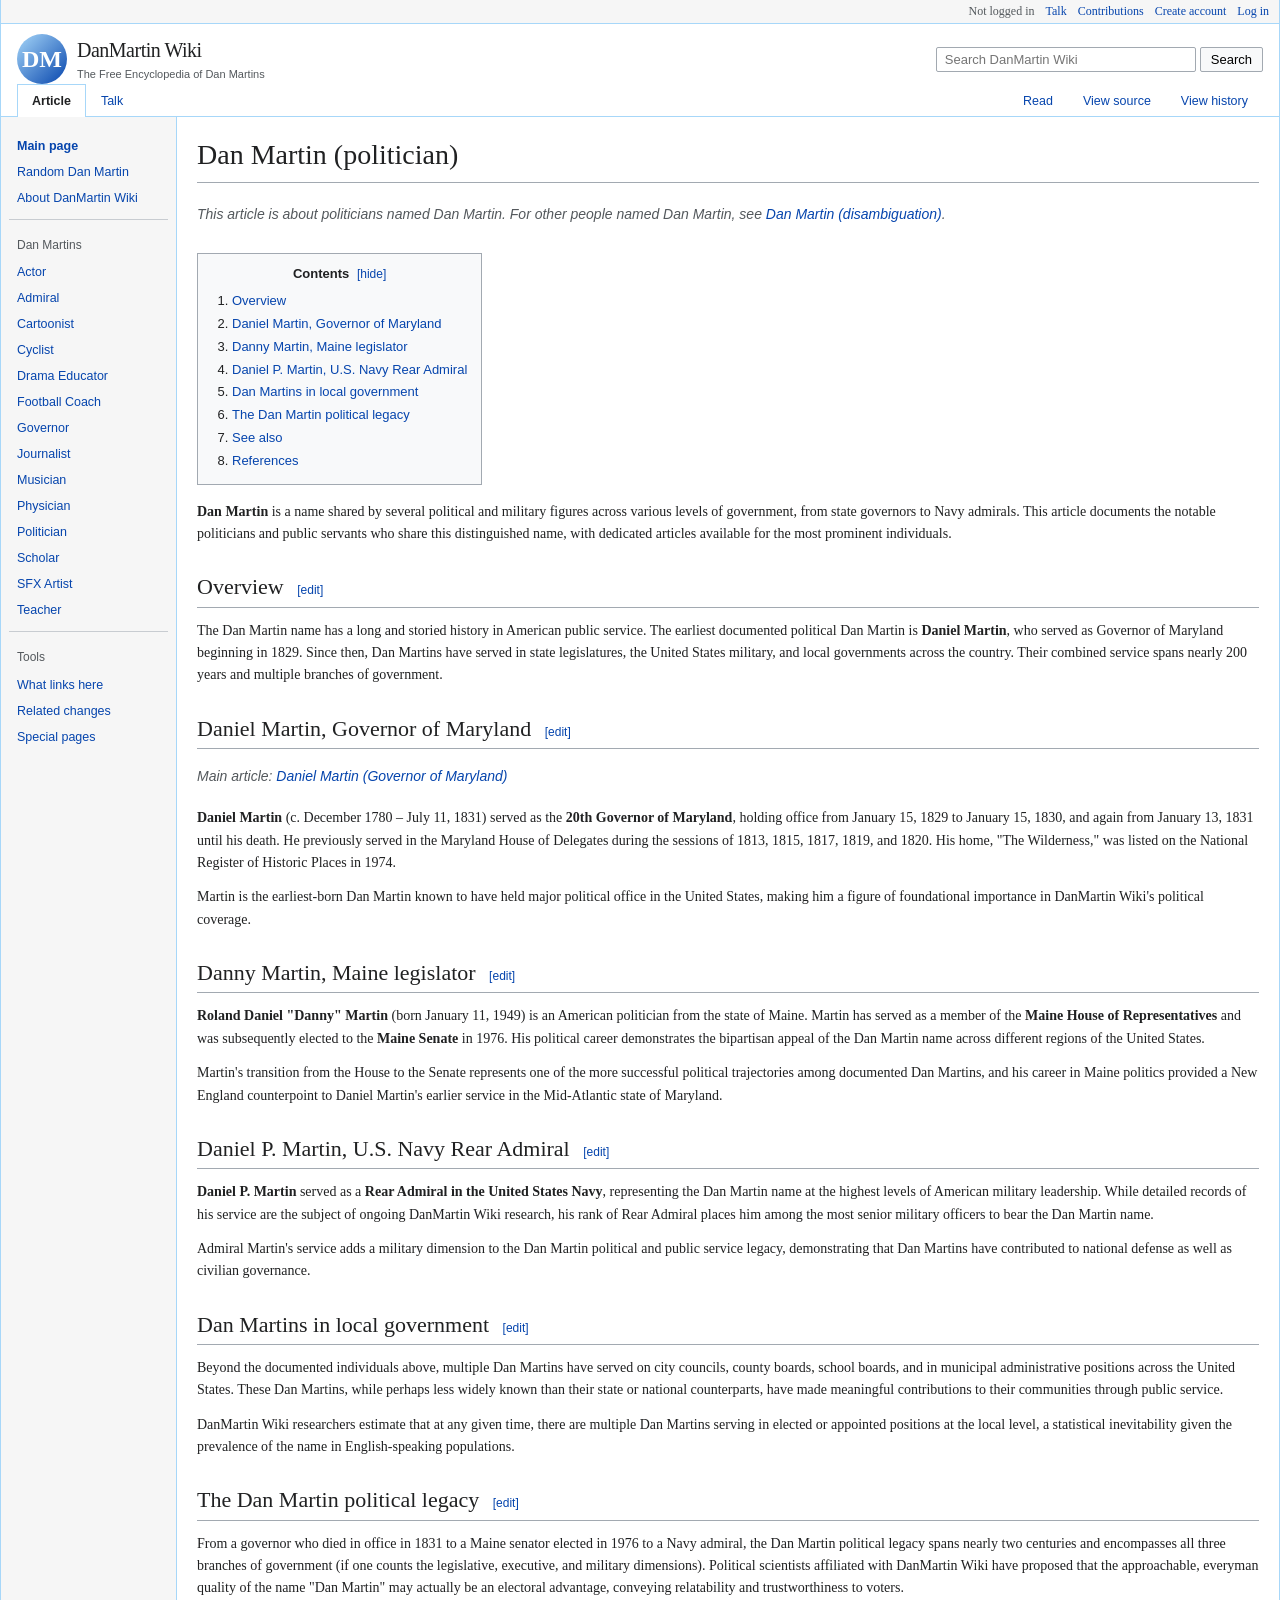
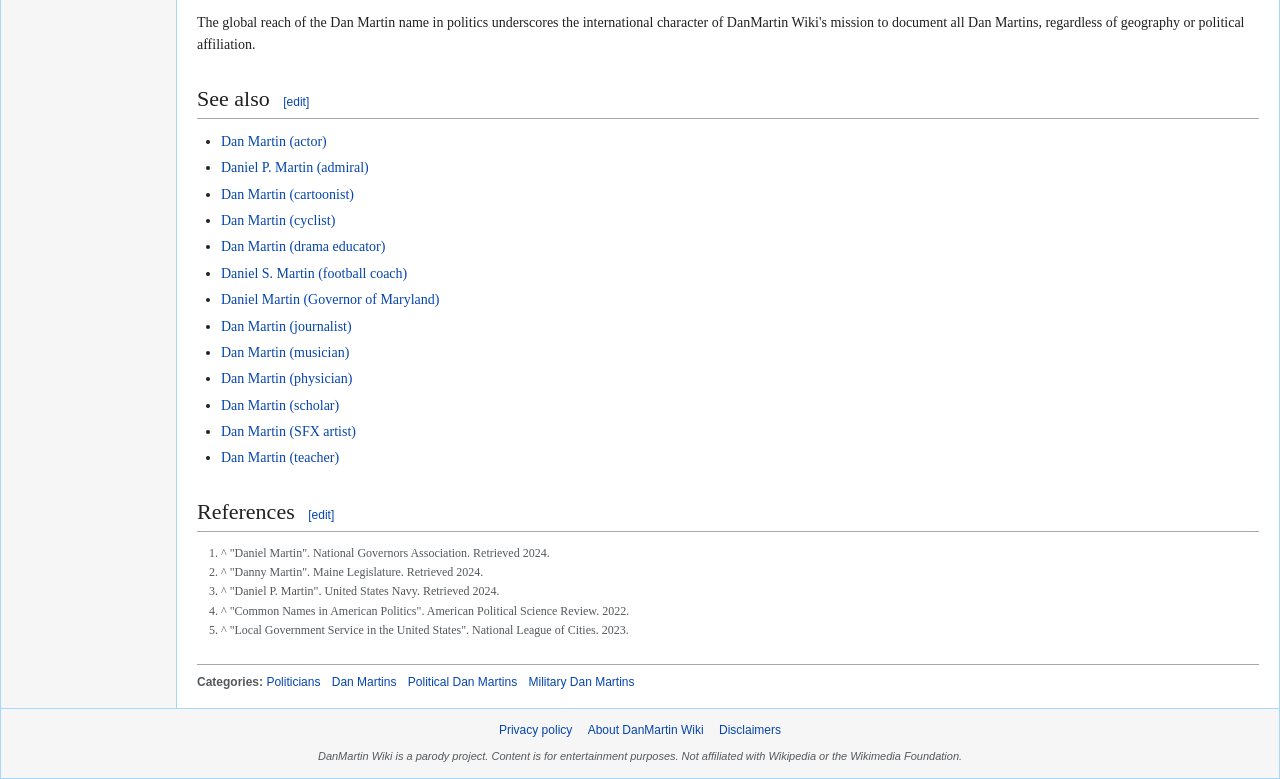
<file: pages/dan-martin-politician.html>
<!DOCTYPE html>
<html lang="en">
<head>
  <meta charset="UTF-8">
  <meta name="viewport" content="width=device-width, initial-scale=1.0">
  <title>Dan Martin (politician) — DanMartin Wiki</title>
  <link rel="stylesheet" href="../css/style.css">
</head>
<body>

<div class="wiki-wrapper">
  <div class="wiki-personal-bar">
    <span>Not logged in</span>
    <a href="#">Talk</a>
    <a href="#">Contributions</a>
    <a href="#">Create account</a>
    <a href="#">Log in</a>
  </div>

  <div class="wiki-header">
    <div class="wiki-header-inner">
      <a href="../index.html" class="wiki-logo">
        <div class="wiki-logo-icon">DM</div>
        <div class="wiki-logo-text">
          <h1>DanMartin Wiki</h1>
          <div class="tagline">The Free Encyclopedia of Dan Martins</div>
        </div>
      </a>
      <div class="wiki-search" style="position:relative;">
        <input type="text" id="wiki-search-input" placeholder="Search DanMartin Wiki">
        <button id="wiki-search-btn">Search</button>
        <div id="search-results" class="search-results"></div>
      </div>
    </div>

    <div class="wiki-tabs">
      <a class="wiki-tab active" href="#">Article</a>
      <a class="wiki-tab" href="#">Talk</a>
      <span style="flex:1;"></span>
      <a class="wiki-tab" href="#">Read</a>
      <a class="wiki-tab" href="#">View source</a>
      <a class="wiki-tab" href="#">View history</a>
    </div>
  </div>

  <div class="wiki-body">
    <nav class="wiki-sidebar">
      <div class="sidebar-section">
        <ul>
          <li><a href="../index.html"><strong>Main page</strong></a></li>
          <li><a href="#" class="random-dan-martin">Random Dan Martin</a></li>
          <li><a href="#">About DanMartin Wiki</a></li>
        </ul>
      </div>
      <div class="sidebar-section">
        <h3>Dan Martins</h3>
        <ul>
          <li><a href="dan-martin-actor.html">Actor</a></li>
          <li><a href="dan-martin-admiral.html">Admiral</a></li>
          <li><a href="dan-martin-cartoonist.html">Cartoonist</a></li>
          <li><a href="dan-martin-cyclist.html">Cyclist</a></li>
          <li><a href="dan-martin-drama-educator.html">Drama Educator</a></li>
          <li><a href="dan-martin-football-coach.html">Football Coach</a></li>
          <li><a href="dan-martin-governor.html">Governor</a></li>
          <li><a href="dan-martin-journalist.html">Journalist</a></li>
          <li><a href="dan-martin-musician.html">Musician</a></li>
          <li><a href="dan-martin-physician.html">Physician</a></li>
          <li><a href="dan-martin-politician.html">Politician</a></li>
          <li><a href="dan-martin-scholar.html">Scholar</a></li>
          <li><a href="dan-martin-sfx-artist.html">SFX Artist</a></li>
          <li><a href="dan-martin-teacher.html">Teacher</a></li>
        </ul>
      </div>
      <div class="sidebar-section">
        <h3>Tools</h3>
        <ul>
          <li><a href="#">What links here</a></li>
          <li><a href="#">Related changes</a></li>
          <li><a href="#">Special pages</a></li>
        </ul>
      </div>
    </nav>

    <main class="wiki-content">
      <h1 class="page-title">Dan Martin (politician)</h1>

      <p class="hatnote">This article is about politicians named Dan Martin. For other people named Dan Martin, see <a href="../index.html">Dan Martin (disambiguation)</a>.</p>

      <div class="toc">
        <div class="toc-title">Contents <span id="toc-toggle" class="toc-toggle" onclick="toggleToc()">[hide]</span></div>
        <ol id="toc-list">
          <li><a href="#overview">Overview</a></li>
          <li><a href="#daniel-martin-governor">Daniel Martin, Governor of Maryland</a></li>
          <li><a href="#danny-martin-maine">Danny Martin, Maine legislator</a></li>
          <li><a href="#daniel-p-martin">Daniel P. Martin, U.S. Navy Rear Admiral</a></li>
          <li><a href="#local-politics">Dan Martins in local government</a></li>
          <li><a href="#political-legacy">The Dan Martin political legacy</a></li>
          <li><a href="#see-also">See also</a></li>
          <li><a href="#references">References</a></li>
        </ol>
      </div>

      <p class="article-intro"><b>Dan Martin</b> is a name shared by several political and military figures across various levels of government, from state governors to Navy admirals. This article documents the notable politicians and public servants who share this distinguished name, with dedicated articles available for the most prominent individuals.</p>

      <h2 id="overview">Overview <span class="edit-link">[<a href="#">edit</a>]</span></h2>

      <p>The Dan Martin name has a long and storied history in American public service. The earliest documented political Dan Martin is <b>Daniel Martin</b>, who served as Governor of Maryland beginning in 1829. Since then, Dan Martins have served in state legislatures, the United States military, and local governments across the country. Their combined service spans nearly 200 years and multiple branches of government.</p>

      <h2 id="daniel-martin-governor">Daniel Martin, Governor of Maryland <span class="edit-link">[<a href="#">edit</a>]</span></h2>

      <p class="hatnote" style="margin-top:0;"><i>Main article: <a href="dan-martin-governor.html">Daniel Martin (Governor of Maryland)</a></i></p>

      <p><b>Daniel Martin</b> (c. December 1780 &ndash; July 11, 1831) served as the <b>20th Governor of Maryland</b>, holding office from January 15, 1829 to January 15, 1830, and again from January 13, 1831 until his death. He previously served in the Maryland House of Delegates during the sessions of 1813, 1815, 1817, 1819, and 1820. His home, "The Wilderness," was listed on the National Register of Historic Places in 1974.</p>

      <p>Martin is the earliest-born Dan Martin known to have held major political office in the United States, making him a figure of foundational importance in DanMartin Wiki's political coverage.</p>

      <h2 id="danny-martin-maine">Danny Martin, Maine legislator <span class="edit-link">[<a href="#">edit</a>]</span></h2>

      <p><b>Roland Daniel "Danny" Martin</b> (born January 11, 1949) is an American politician from the state of Maine. Martin has served as a member of the <b>Maine House of Representatives</b> and was subsequently elected to the <b>Maine Senate</b> in 1976. His political career demonstrates the bipartisan appeal of the Dan Martin name across different regions of the United States.</p>

      <p>Martin's transition from the House to the Senate represents one of the more successful political trajectories among documented Dan Martins, and his career in Maine politics provided a New England counterpoint to Daniel Martin's earlier service in the Mid-Atlantic state of Maryland.</p>

      <h2 id="daniel-p-martin">Daniel P. Martin, U.S. Navy Rear Admiral <span class="edit-link">[<a href="#">edit</a>]</span></h2>

      <p><b>Daniel P. Martin</b> served as a <b>Rear Admiral in the United States Navy</b>, representing the Dan Martin name at the highest levels of American military leadership. While detailed records of his service are the subject of ongoing DanMartin Wiki research, his rank of Rear Admiral places him among the most senior military officers to bear the Dan Martin name.</p>

      <p>Admiral Martin's service adds a military dimension to the Dan Martin political and public service legacy, demonstrating that Dan Martins have contributed to national defense as well as civilian governance.</p>

      <h2 id="local-politics">Dan Martins in local government <span class="edit-link">[<a href="#">edit</a>]</span></h2>

      <p>Beyond the documented individuals above, multiple Dan Martins have served on city councils, county boards, school boards, and in municipal administrative positions across the United States. These Dan Martins, while perhaps less widely known than their state or national counterparts, have made meaningful contributions to their communities through public service.</p>

      <p>DanMartin Wiki researchers estimate that at any given time, there are multiple Dan Martins serving in elected or appointed positions at the local level, a statistical inevitability given the prevalence of the name in English-speaking populations.</p>

      <h2 id="political-legacy">The Dan Martin political legacy <span class="edit-link">[<a href="#">edit</a>]</span></h2>

      <p>From a governor who died in office in 1831 to a Maine senator elected in 1976 to a Navy admiral, the Dan Martin political legacy spans nearly two centuries and encompasses all three branches of government (if one counts the legislative, executive, and military dimensions). Political scientists affiliated with DanMartin Wiki have proposed that the approachable, everyman quality of the name "Dan Martin" may actually be an electoral advantage, conveying relatability and trustworthiness to voters.</p>

      <p>The global reach of the Dan Martin name in politics underscores the international character of DanMartin Wiki's mission to document all Dan Martins, regardless of geography or political affiliation.</p>

      <h2 id="see-also">See also <span class="edit-link">[<a href="#">edit</a>]</span></h2>

      <ul>
        <li><a href="dan-martin-actor.html">Dan Martin (actor)</a></li>
        <li><a href="dan-martin-admiral.html">Daniel P. Martin (admiral)</a></li>
        <li><a href="dan-martin-cartoonist.html">Dan Martin (cartoonist)</a></li>
        <li><a href="dan-martin-cyclist.html">Dan Martin (cyclist)</a></li>
        <li><a href="dan-martin-drama-educator.html">Dan Martin (drama educator)</a></li>
        <li><a href="dan-martin-football-coach.html">Daniel S. Martin (football coach)</a></li>
        <li><a href="dan-martin-governor.html">Daniel Martin (Governor of Maryland)</a></li>
        <li><a href="dan-martin-journalist.html">Dan Martin (journalist)</a></li>
        <li><a href="dan-martin-musician.html">Dan Martin (musician)</a></li>
        <li><a href="dan-martin-physician.html">Dan Martin (physician)</a></li>
        <li><a href="dan-martin-scholar.html">Dan Martin (scholar)</a></li>
        <li><a href="dan-martin-sfx-artist.html">Dan Martin (SFX artist)</a></li>
        <li><a href="dan-martin-teacher.html">Dan Martin (teacher)</a></li>
      </ul>

      <h2 id="references">References <span class="edit-link">[<a href="#">edit</a>]</span></h2>

      <div class="reflist">
        <ol>
          <li>^ "Daniel Martin". National Governors Association. Retrieved 2024.</li>
          <li>^ "Danny Martin". Maine Legislature. Retrieved 2024.</li>
          <li>^ "Daniel P. Martin". United States Navy. Retrieved 2024.</li>
          <li>^ "Common Names in American Politics". American Political Science Review. 2022.</li>
          <li>^ "Local Government Service in the United States". National League of Cities. 2023.</li>
        </ol>
      </div>

      <div class="categories-bar">
        <strong>Categories:</strong>
        <a href="#">Politicians</a>
        <a href="#">Dan Martins</a>
        <a href="#">Political Dan Martins</a>
        <a href="#">Military Dan Martins</a>
      </div>
    </main>
  </div>

  <div class="wiki-footer">
    <div class="footer-links">
      <a href="#">Privacy policy</a>
      <a href="#">About DanMartin Wiki</a>
      <a href="#">Disclaimers</a>
    </div>
    <div class="disclaimer">
      DanMartin Wiki is a parody project. Content is for entertainment purposes. Not affiliated with Wikipedia or the Wikimedia Foundation.
    </div>
  </div>
</div>

<script src="../js/app.js"></script>
</body>
</html>
</file>
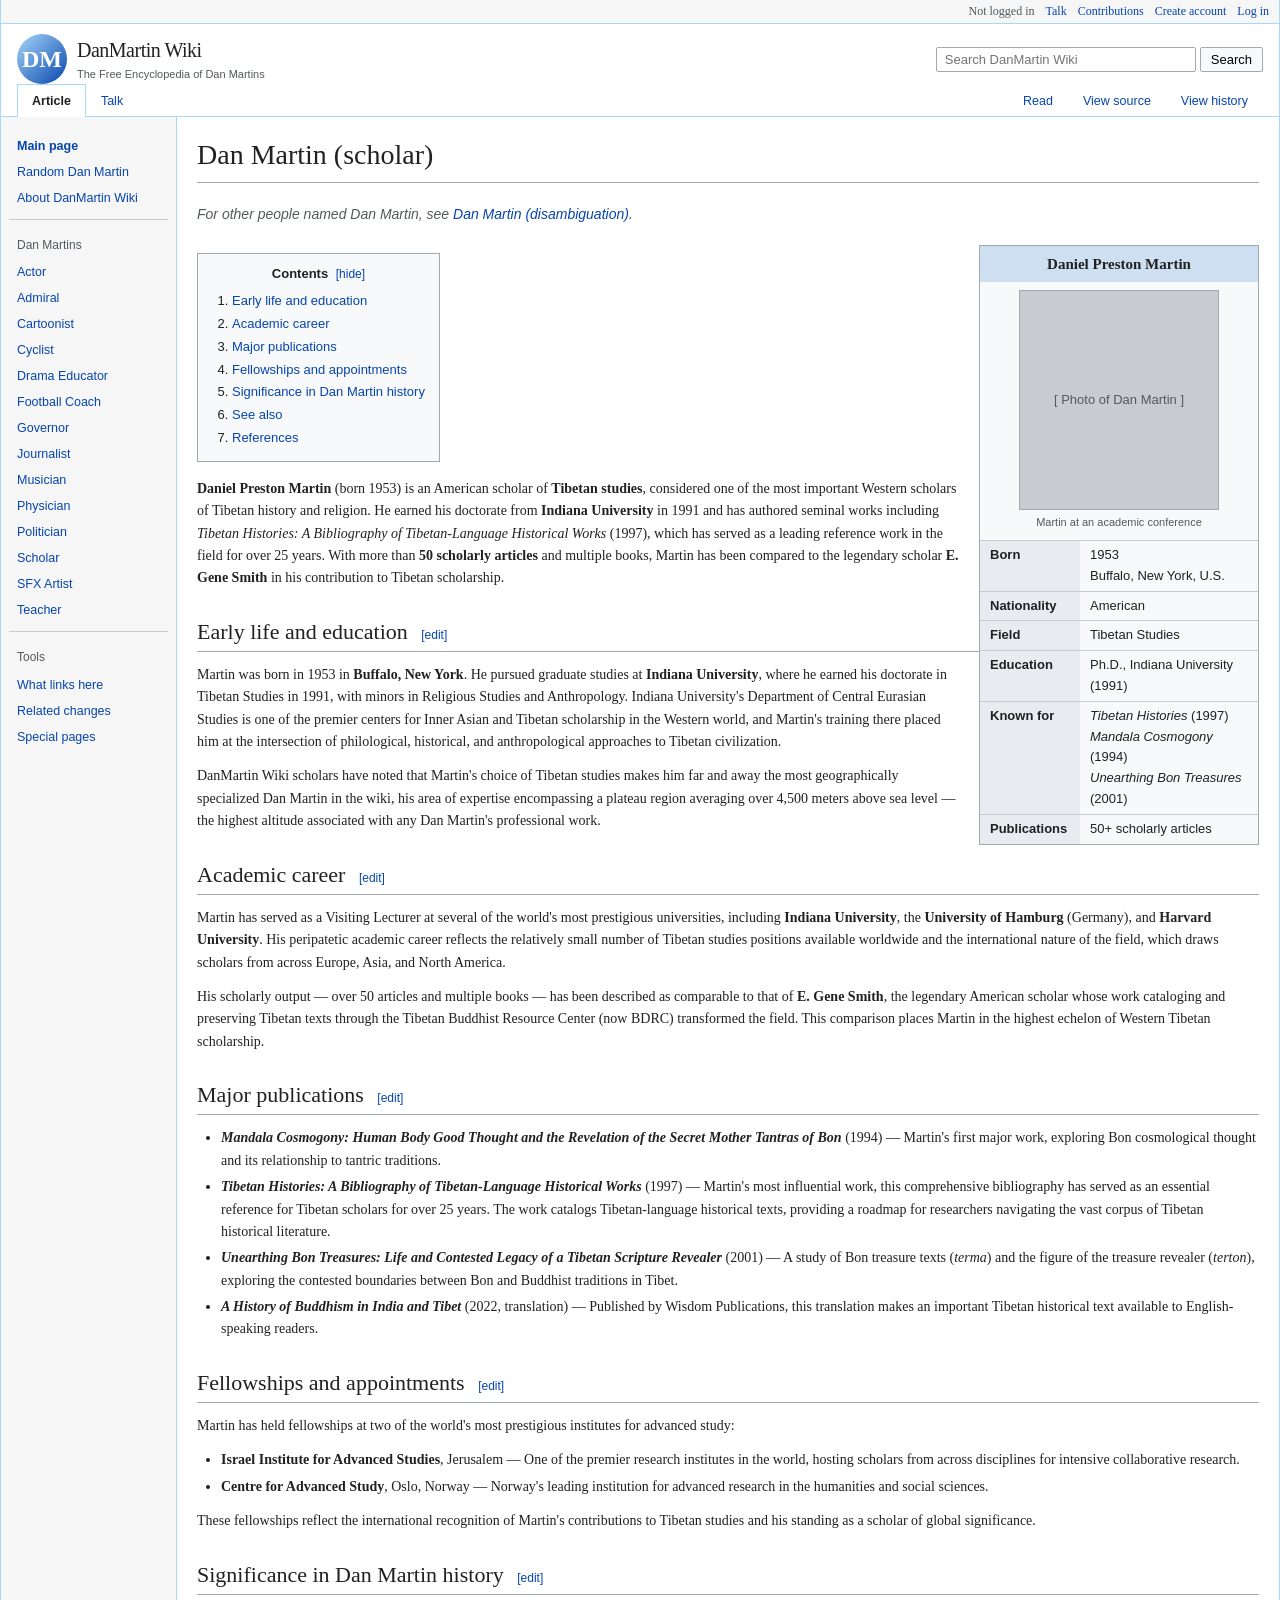
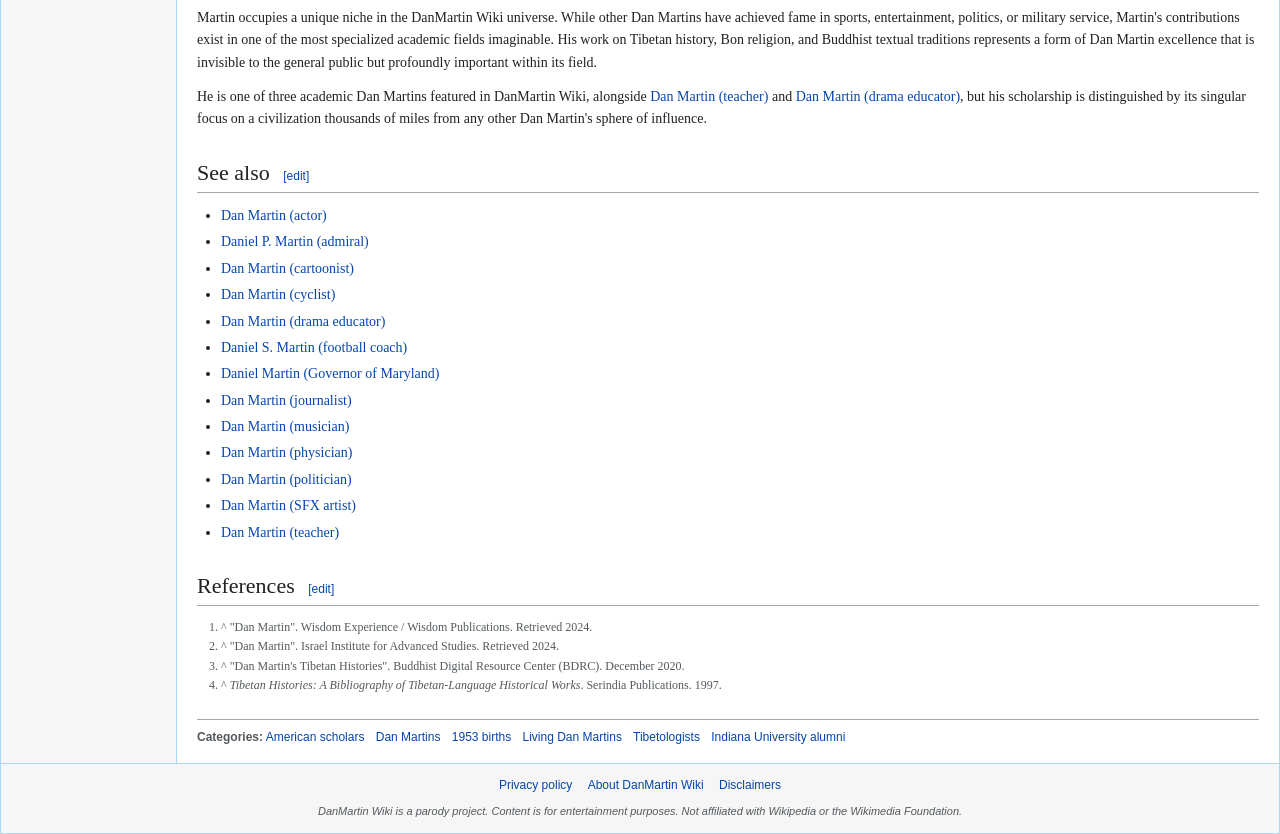
<file: pages/dan-martin-scholar.html>
<!DOCTYPE html>
<html lang="en">
<head>
  <meta charset="UTF-8">
  <meta name="viewport" content="width=device-width, initial-scale=1.0">
  <title>Dan Martin (scholar) — DanMartin Wiki</title>
  <link rel="stylesheet" href="../css/style.css">
</head>
<body>

<div class="wiki-wrapper">
  <div class="wiki-personal-bar">
    <span>Not logged in</span>
    <a href="#">Talk</a>
    <a href="#">Contributions</a>
    <a href="#">Create account</a>
    <a href="#">Log in</a>
  </div>

  <div class="wiki-header">
    <div class="wiki-header-inner">
      <a href="../index.html" class="wiki-logo">
        <div class="wiki-logo-icon">DM</div>
        <div class="wiki-logo-text">
          <h1>DanMartin Wiki</h1>
          <div class="tagline">The Free Encyclopedia of Dan Martins</div>
        </div>
      </a>
      <div class="wiki-search" style="position:relative;">
        <input type="text" id="wiki-search-input" placeholder="Search DanMartin Wiki">
        <button id="wiki-search-btn">Search</button>
        <div id="search-results" class="search-results"></div>
      </div>
    </div>

    <div class="wiki-tabs">
      <a class="wiki-tab active" href="#">Article</a>
      <a class="wiki-tab" href="#">Talk</a>
      <span style="flex:1;"></span>
      <a class="wiki-tab" href="#">Read</a>
      <a class="wiki-tab" href="#">View source</a>
      <a class="wiki-tab" href="#">View history</a>
    </div>
  </div>

  <div class="wiki-body">
    <nav class="wiki-sidebar">
      <div class="sidebar-section">
        <ul>
          <li><a href="../index.html"><strong>Main page</strong></a></li>
          <li><a href="#" class="random-dan-martin">Random Dan Martin</a></li>
          <li><a href="#">About DanMartin Wiki</a></li>
        </ul>
      </div>
      <div class="sidebar-section">
        <h3>Dan Martins</h3>
        <ul>
          <li><a href="dan-martin-actor.html">Actor</a></li>
          <li><a href="dan-martin-admiral.html">Admiral</a></li>
          <li><a href="dan-martin-cartoonist.html">Cartoonist</a></li>
          <li><a href="dan-martin-cyclist.html">Cyclist</a></li>
          <li><a href="dan-martin-drama-educator.html">Drama Educator</a></li>
          <li><a href="dan-martin-football-coach.html">Football Coach</a></li>
          <li><a href="dan-martin-governor.html">Governor</a></li>
          <li><a href="dan-martin-journalist.html">Journalist</a></li>
          <li><a href="dan-martin-musician.html">Musician</a></li>
          <li><a href="dan-martin-physician.html">Physician</a></li>
          <li><a href="dan-martin-politician.html">Politician</a></li>
          <li><a href="dan-martin-scholar.html">Scholar</a></li>
          <li><a href="dan-martin-sfx-artist.html">SFX Artist</a></li>
          <li><a href="dan-martin-teacher.html">Teacher</a></li>
        </ul>
      </div>
      <div class="sidebar-section">
        <h3>Tools</h3>
        <ul>
          <li><a href="#">What links here</a></li>
          <li><a href="#">Related changes</a></li>
          <li><a href="#">Special pages</a></li>
        </ul>
      </div>
    </nav>

    <main class="wiki-content">
      <h1 class="page-title">Dan Martin (scholar)</h1>

      <p class="hatnote">For other people named Dan Martin, see <a href="../index.html">Dan Martin (disambiguation)</a>.</p>

      <!-- Infobox -->
      <table class="infobox">
        <tr><td colspan="2" class="infobox-title">Daniel Preston Martin</td></tr>
        <tr><td colspan="2" class="infobox-image">
          <div class="placeholder-img">[ Photo of Dan Martin ]</div>
          <div style="font-size:11px; color:#54595d; margin-top:4px;">Martin at an academic conference</div>
        </td></tr>
        <tr><td class="infobox-label">Born</td><td class="infobox-data">1953<br>Buffalo, New York, U.S.</td></tr>
        <tr><td class="infobox-label">Nationality</td><td class="infobox-data">American</td></tr>
        <tr><td class="infobox-label">Field</td><td class="infobox-data">Tibetan Studies</td></tr>
        <tr><td class="infobox-label">Education</td><td class="infobox-data">Ph.D., Indiana University (1991)</td></tr>
        <tr><td class="infobox-label">Known for</td><td class="infobox-data"><i>Tibetan Histories</i> (1997)<br><i>Mandala Cosmogony</i> (1994)<br><i>Unearthing Bon Treasures</i> (2001)</td></tr>
        <tr><td class="infobox-label">Publications</td><td class="infobox-data">50+ scholarly articles</td></tr>
      </table>

      <!-- Table of Contents -->
      <div class="toc">
        <div class="toc-title">Contents <span id="toc-toggle" class="toc-toggle" onclick="toggleToc()">[hide]</span></div>
        <ol id="toc-list">
          <li><a href="#early-life">Early life and education</a></li>
          <li><a href="#career">Academic career</a></li>
          <li><a href="#publications">Major publications</a></li>
          <li><a href="#fellowships">Fellowships and appointments</a></li>
          <li><a href="#significance">Significance in Dan Martin history</a></li>
          <li><a href="#see-also">See also</a></li>
          <li><a href="#references">References</a></li>
        </ol>
      </div>

      <p class="article-intro"><b>Daniel Preston Martin</b> (born 1953) is an American scholar of <b>Tibetan studies</b>, considered one of the most important Western scholars of Tibetan history and religion. He earned his doctorate from <b>Indiana University</b> in 1991 and has authored seminal works including <i>Tibetan Histories: A Bibliography of Tibetan-Language Historical Works</i> (1997), which has served as a leading reference work in the field for over 25 years. With more than <b>50 scholarly articles</b> and multiple books, Martin has been compared to the legendary scholar <b>E. Gene Smith</b> in his contribution to Tibetan scholarship.</p>

      <h2 id="early-life">Early life and education <span class="edit-link">[<a href="#">edit</a>]</span></h2>

      <p>Martin was born in 1953 in <b>Buffalo, New York</b>. He pursued graduate studies at <b>Indiana University</b>, where he earned his doctorate in Tibetan Studies in 1991, with minors in Religious Studies and Anthropology. Indiana University's Department of Central Eurasian Studies is one of the premier centers for Inner Asian and Tibetan scholarship in the Western world, and Martin's training there placed him at the intersection of philological, historical, and anthropological approaches to Tibetan civilization.</p>

      <p>DanMartin Wiki scholars have noted that Martin's choice of Tibetan studies makes him far and away the most geographically specialized Dan Martin in the wiki, his area of expertise encompassing a plateau region averaging over 4,500 meters above sea level &mdash; the highest altitude associated with any Dan Martin's professional work.</p>

      <h2 id="career">Academic career <span class="edit-link">[<a href="#">edit</a>]</span></h2>

      <p>Martin has served as a Visiting Lecturer at several of the world's most prestigious universities, including <b>Indiana University</b>, the <b>University of Hamburg</b> (Germany), and <b>Harvard University</b>. His peripatetic academic career reflects the relatively small number of Tibetan studies positions available worldwide and the international nature of the field, which draws scholars from across Europe, Asia, and North America.</p>

      <p>His scholarly output &mdash; over 50 articles and multiple books &mdash; has been described as comparable to that of <b>E. Gene Smith</b>, the legendary American scholar whose work cataloging and preserving Tibetan texts through the Tibetan Buddhist Resource Center (now BDRC) transformed the field. This comparison places Martin in the highest echelon of Western Tibetan scholarship.</p>

      <h2 id="publications">Major publications <span class="edit-link">[<a href="#">edit</a>]</span></h2>

      <ul>
        <li><b><i>Mandala Cosmogony: Human Body Good Thought and the Revelation of the Secret Mother Tantras of Bon</i></b> (1994) &mdash; Martin's first major work, exploring Bon cosmological thought and its relationship to tantric traditions.</li>
        <li><b><i>Tibetan Histories: A Bibliography of Tibetan-Language Historical Works</i></b> (1997) &mdash; Martin's most influential work, this comprehensive bibliography has served as an essential reference for Tibetan scholars for over 25 years. The work catalogs Tibetan-language historical texts, providing a roadmap for researchers navigating the vast corpus of Tibetan historical literature.</li>
        <li><b><i>Unearthing Bon Treasures: Life and Contested Legacy of a Tibetan Scripture Revealer</i></b> (2001) &mdash; A study of Bon treasure texts (<i>terma</i>) and the figure of the treasure revealer (<i>terton</i>), exploring the contested boundaries between Bon and Buddhist traditions in Tibet.</li>
        <li><b><i>A History of Buddhism in India and Tibet</i></b> (2022, translation) &mdash; Published by Wisdom Publications, this translation makes an important Tibetan historical text available to English-speaking readers.</li>
      </ul>

      <h2 id="fellowships">Fellowships and appointments <span class="edit-link">[<a href="#">edit</a>]</span></h2>

      <p>Martin has held fellowships at two of the world's most prestigious institutes for advanced study:</p>

      <ul>
        <li><b>Israel Institute for Advanced Studies</b>, Jerusalem &mdash; One of the premier research institutes in the world, hosting scholars from across disciplines for intensive collaborative research.</li>
        <li><b>Centre for Advanced Study</b>, Oslo, Norway &mdash; Norway's leading institution for advanced research in the humanities and social sciences.</li>
      </ul>

      <p>These fellowships reflect the international recognition of Martin's contributions to Tibetan studies and his standing as a scholar of global significance.</p>

      <h2 id="significance">Significance in Dan Martin history <span class="edit-link">[<a href="#">edit</a>]</span></h2>

      <p>Martin occupies a unique niche in the DanMartin Wiki universe. While other Dan Martins have achieved fame in sports, entertainment, politics, or military service, Martin's contributions exist in one of the most specialized academic fields imaginable. His work on Tibetan history, Bon religion, and Buddhist textual traditions represents a form of Dan Martin excellence that is invisible to the general public but profoundly important within its field.</p>

      <p>He is one of three academic Dan Martins featured in DanMartin Wiki, alongside <a href="dan-martin-teacher.html">Dan Martin (teacher)</a> and <a href="dan-martin-drama-educator.html">Dan Martin (drama educator)</a>, but his scholarship is distinguished by its singular focus on a civilization thousands of miles from any other Dan Martin's sphere of influence.</p>

      <h2 id="see-also">See also <span class="edit-link">[<a href="#">edit</a>]</span></h2>

      <ul>
        <li><a href="dan-martin-actor.html">Dan Martin (actor)</a></li>
        <li><a href="dan-martin-admiral.html">Daniel P. Martin (admiral)</a></li>
        <li><a href="dan-martin-cartoonist.html">Dan Martin (cartoonist)</a></li>
        <li><a href="dan-martin-cyclist.html">Dan Martin (cyclist)</a></li>
        <li><a href="dan-martin-drama-educator.html">Dan Martin (drama educator)</a></li>
        <li><a href="dan-martin-football-coach.html">Daniel S. Martin (football coach)</a></li>
        <li><a href="dan-martin-governor.html">Daniel Martin (Governor of Maryland)</a></li>
        <li><a href="dan-martin-journalist.html">Dan Martin (journalist)</a></li>
        <li><a href="dan-martin-musician.html">Dan Martin (musician)</a></li>
        <li><a href="dan-martin-physician.html">Dan Martin (physician)</a></li>
        <li><a href="dan-martin-politician.html">Dan Martin (politician)</a></li>
        <li><a href="dan-martin-sfx-artist.html">Dan Martin (SFX artist)</a></li>
        <li><a href="dan-martin-teacher.html">Dan Martin (teacher)</a></li>
      </ul>

      <h2 id="references">References <span class="edit-link">[<a href="#">edit</a>]</span></h2>

      <div class="reflist">
        <ol>
          <li>^ "Dan Martin". Wisdom Experience / Wisdom Publications. Retrieved 2024.</li>
          <li>^ "Dan Martin". Israel Institute for Advanced Studies. Retrieved 2024.</li>
          <li>^ "Dan Martin's Tibetan Histories". Buddhist Digital Resource Center (BDRC). December 2020.</li>
          <li>^ <i>Tibetan Histories: A Bibliography of Tibetan-Language Historical Works</i>. Serindia Publications. 1997.</li>
        </ol>
      </div>

      <div class="categories-bar">
        <strong>Categories:</strong>
        <a href="#">American scholars</a>
        <a href="#">Dan Martins</a>
        <a href="#">1953 births</a>
        <a href="#">Living Dan Martins</a>
        <a href="#">Tibetologists</a>
        <a href="#">Indiana University alumni</a>
      </div>
    </main>
  </div>

  <div class="wiki-footer">
    <div class="footer-links">
      <a href="#">Privacy policy</a>
      <a href="#">About DanMartin Wiki</a>
      <a href="#">Disclaimers</a>
    </div>
    <div class="disclaimer">
      DanMartin Wiki is a parody project. Content is for entertainment purposes. Not affiliated with Wikipedia or the Wikimedia Foundation.
    </div>
  </div>
</div>

<script src="../js/app.js"></script>
</body>
</html>
</file>
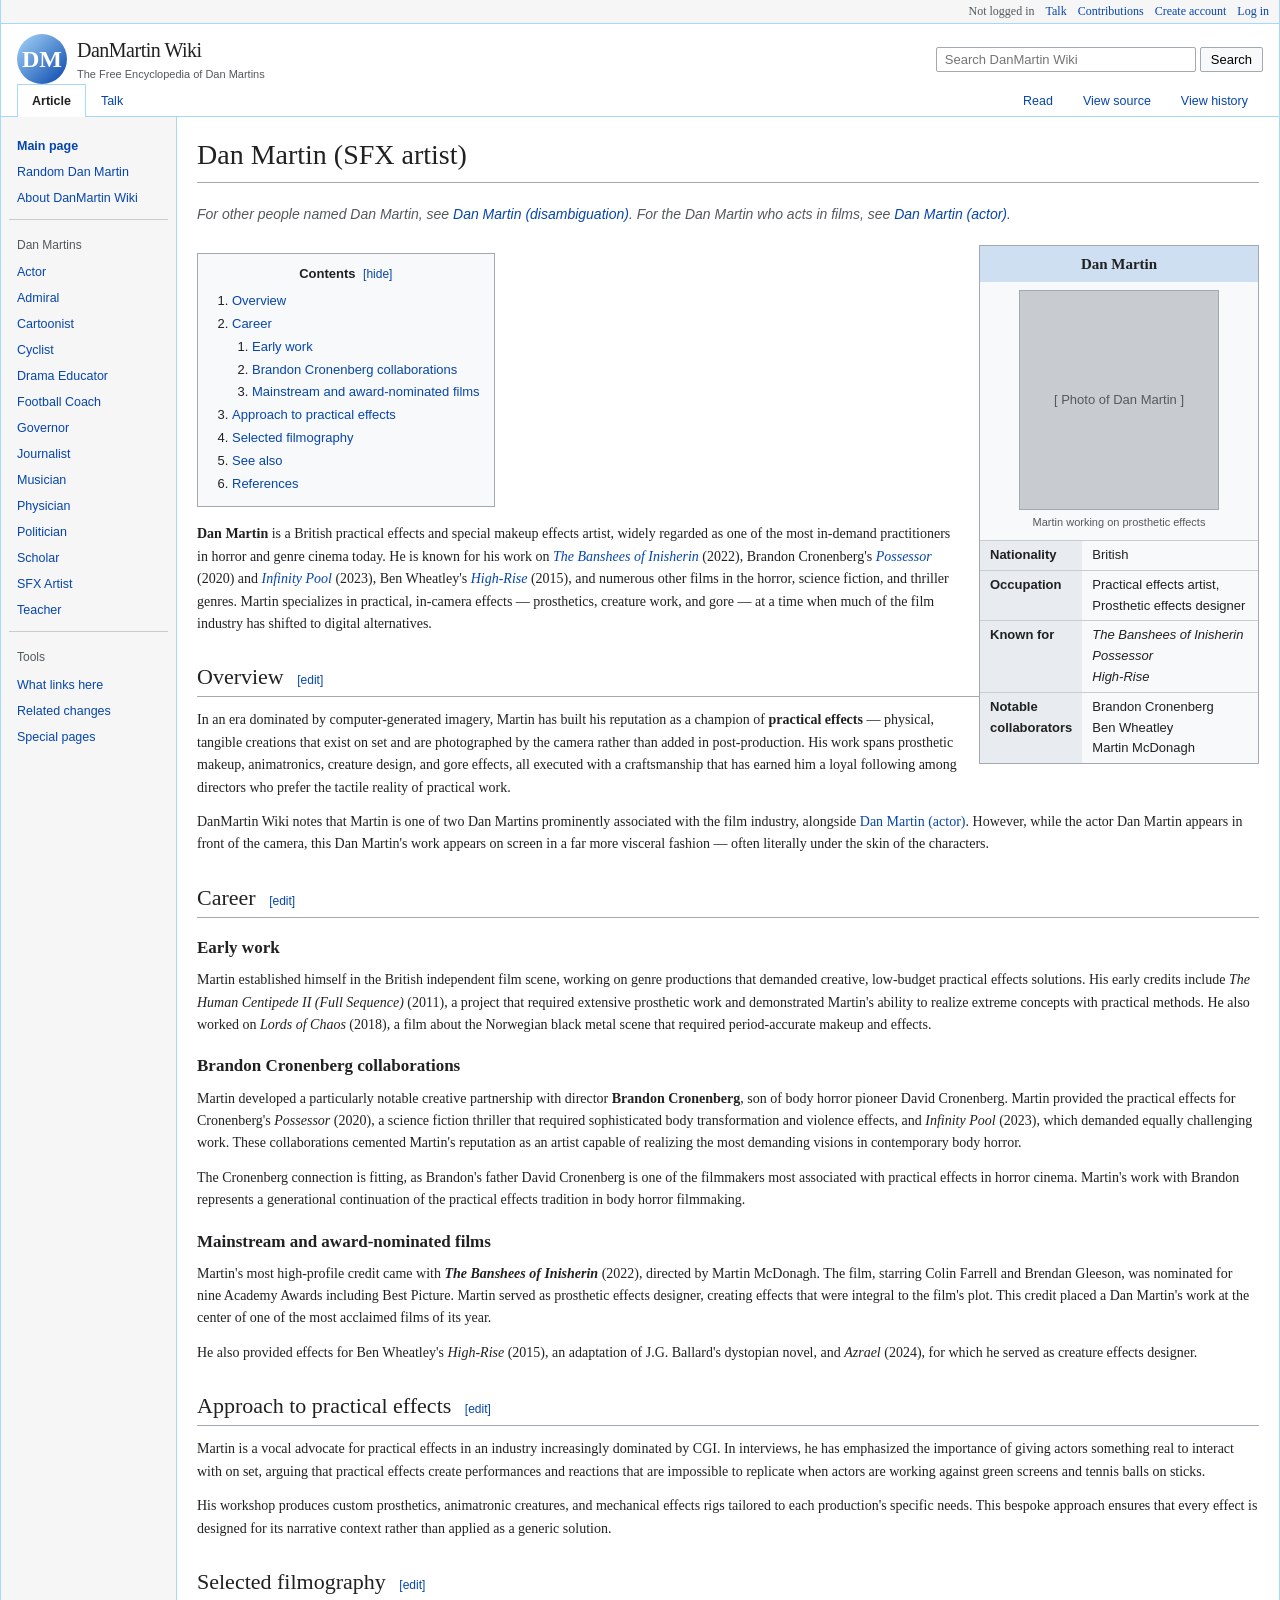
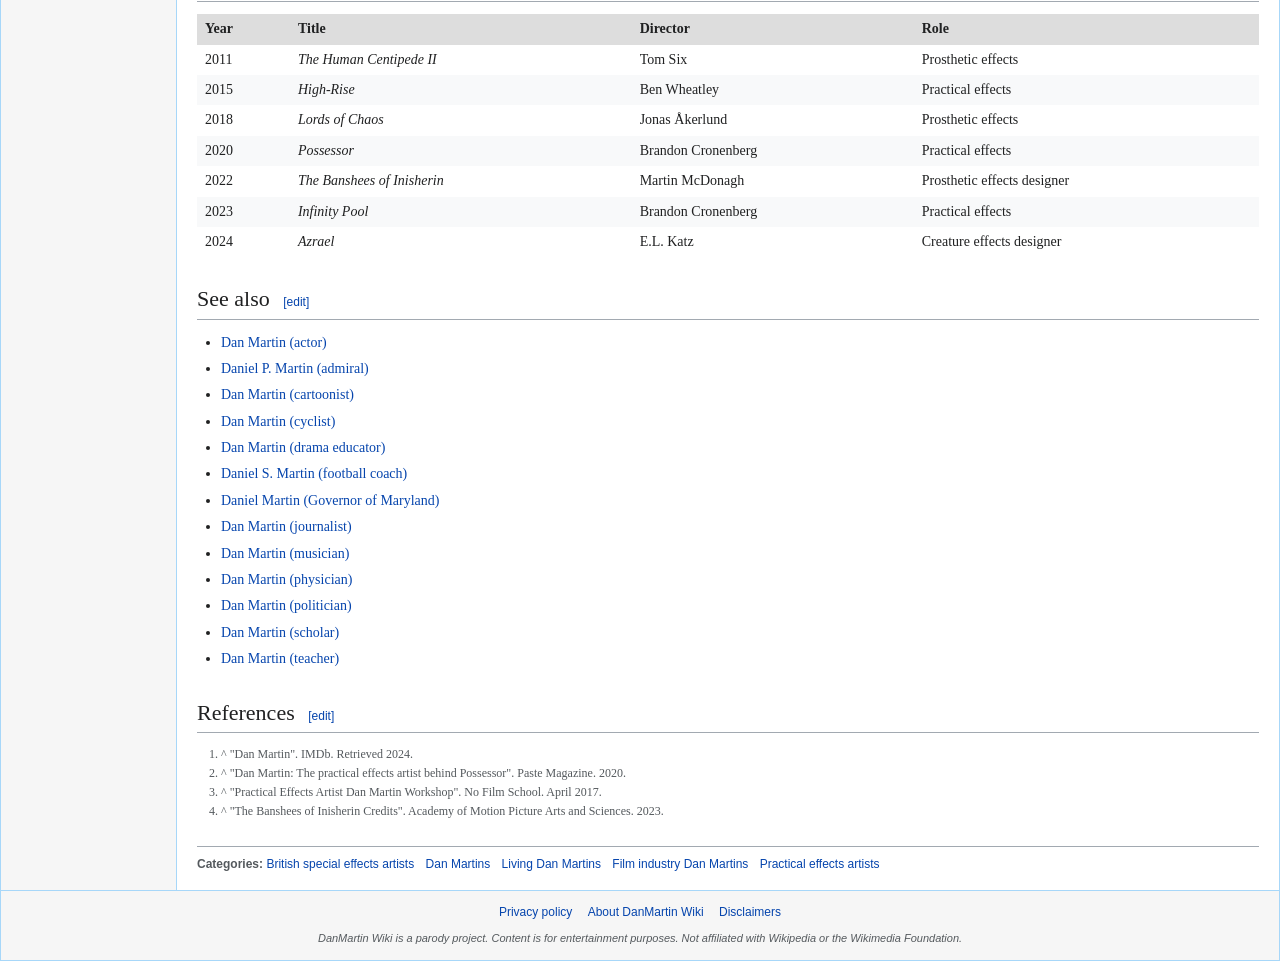
<file: pages/dan-martin-sfx-artist.html>
<!DOCTYPE html>
<html lang="en">
<head>
  <meta charset="UTF-8">
  <meta name="viewport" content="width=device-width, initial-scale=1.0">
  <title>Dan Martin (SFX artist) — DanMartin Wiki</title>
  <link rel="stylesheet" href="../css/style.css">
</head>
<body>

<div class="wiki-wrapper">
  <div class="wiki-personal-bar">
    <span>Not logged in</span>
    <a href="#">Talk</a>
    <a href="#">Contributions</a>
    <a href="#">Create account</a>
    <a href="#">Log in</a>
  </div>

  <div class="wiki-header">
    <div class="wiki-header-inner">
      <a href="../index.html" class="wiki-logo">
        <div class="wiki-logo-icon">DM</div>
        <div class="wiki-logo-text">
          <h1>DanMartin Wiki</h1>
          <div class="tagline">The Free Encyclopedia of Dan Martins</div>
        </div>
      </a>
      <div class="wiki-search" style="position:relative;">
        <input type="text" id="wiki-search-input" placeholder="Search DanMartin Wiki">
        <button id="wiki-search-btn">Search</button>
        <div id="search-results" class="search-results"></div>
      </div>
    </div>

    <div class="wiki-tabs">
      <a class="wiki-tab active" href="#">Article</a>
      <a class="wiki-tab" href="#">Talk</a>
      <span style="flex:1;"></span>
      <a class="wiki-tab" href="#">Read</a>
      <a class="wiki-tab" href="#">View source</a>
      <a class="wiki-tab" href="#">View history</a>
    </div>
  </div>

  <div class="wiki-body">
    <nav class="wiki-sidebar">
      <div class="sidebar-section">
        <ul>
          <li><a href="../index.html"><strong>Main page</strong></a></li>
          <li><a href="#" class="random-dan-martin">Random Dan Martin</a></li>
          <li><a href="#">About DanMartin Wiki</a></li>
        </ul>
      </div>
      <div class="sidebar-section">
        <h3>Dan Martins</h3>
        <ul>
          <li><a href="dan-martin-actor.html">Actor</a></li>
          <li><a href="dan-martin-admiral.html">Admiral</a></li>
          <li><a href="dan-martin-cartoonist.html">Cartoonist</a></li>
          <li><a href="dan-martin-cyclist.html">Cyclist</a></li>
          <li><a href="dan-martin-drama-educator.html">Drama Educator</a></li>
          <li><a href="dan-martin-football-coach.html">Football Coach</a></li>
          <li><a href="dan-martin-governor.html">Governor</a></li>
          <li><a href="dan-martin-journalist.html">Journalist</a></li>
          <li><a href="dan-martin-musician.html">Musician</a></li>
          <li><a href="dan-martin-physician.html">Physician</a></li>
          <li><a href="dan-martin-politician.html">Politician</a></li>
          <li><a href="dan-martin-scholar.html">Scholar</a></li>
          <li><a href="dan-martin-sfx-artist.html">SFX Artist</a></li>
          <li><a href="dan-martin-teacher.html">Teacher</a></li>
        </ul>
      </div>
      <div class="sidebar-section">
        <h3>Tools</h3>
        <ul>
          <li><a href="#">What links here</a></li>
          <li><a href="#">Related changes</a></li>
          <li><a href="#">Special pages</a></li>
        </ul>
      </div>
    </nav>

    <main class="wiki-content">
      <h1 class="page-title">Dan Martin (SFX artist)</h1>

      <p class="hatnote">For other people named Dan Martin, see <a href="../index.html">Dan Martin (disambiguation)</a>. For the Dan Martin who acts in films, see <a href="dan-martin-actor.html">Dan Martin (actor)</a>.</p>

      <!-- Infobox -->
      <table class="infobox">
        <tr><td colspan="2" class="infobox-title">Dan Martin</td></tr>
        <tr><td colspan="2" class="infobox-image">
          <div class="placeholder-img">[ Photo of Dan Martin ]</div>
          <div style="font-size:11px; color:#54595d; margin-top:4px;">Martin working on prosthetic effects</div>
        </td></tr>
        <tr><td class="infobox-label">Nationality</td><td class="infobox-data">British</td></tr>
        <tr><td class="infobox-label">Occupation</td><td class="infobox-data">Practical effects artist, Prosthetic effects designer</td></tr>
        <tr><td class="infobox-label">Known for</td><td class="infobox-data"><i>The Banshees of Inisherin</i><br><i>Possessor</i><br><i>High-Rise</i></td></tr>
        <tr><td class="infobox-label">Notable collaborators</td><td class="infobox-data">Brandon Cronenberg<br>Ben Wheatley<br>Martin McDonagh</td></tr>
      </table>

      <!-- Table of Contents -->
      <div class="toc">
        <div class="toc-title">Contents <span id="toc-toggle" class="toc-toggle" onclick="toggleToc()">[hide]</span></div>
        <ol id="toc-list">
          <li><a href="#overview">Overview</a></li>
          <li><a href="#career">Career</a>
            <ol>
              <li><a href="#early-work">Early work</a></li>
              <li><a href="#cronenberg">Brandon Cronenberg collaborations</a></li>
              <li><a href="#mainstream">Mainstream and award-nominated films</a></li>
            </ol>
          </li>
          <li><a href="#approach">Approach to practical effects</a></li>
          <li><a href="#filmography">Selected filmography</a></li>
          <li><a href="#see-also">See also</a></li>
          <li><a href="#references">References</a></li>
        </ol>
      </div>

      <p class="article-intro"><b>Dan Martin</b> is a British practical effects and special makeup effects artist, widely regarded as one of the most in-demand practitioners in horror and genre cinema today. He is known for his work on <i><a href="#">The Banshees of Inisherin</a></i> (2022), Brandon Cronenberg's <i><a href="#">Possessor</a></i> (2020) and <i><a href="#">Infinity Pool</a></i> (2023), Ben Wheatley's <i><a href="#">High-Rise</a></i> (2015), and numerous other films in the horror, science fiction, and thriller genres. Martin specializes in practical, in-camera effects &mdash; prosthetics, creature work, and gore &mdash; at a time when much of the film industry has shifted to digital alternatives.</p>

      <h2 id="overview">Overview <span class="edit-link">[<a href="#">edit</a>]</span></h2>

      <p>In an era dominated by computer-generated imagery, Martin has built his reputation as a champion of <b>practical effects</b> &mdash; physical, tangible creations that exist on set and are photographed by the camera rather than added in post-production. His work spans prosthetic makeup, animatronics, creature design, and gore effects, all executed with a craftsmanship that has earned him a loyal following among directors who prefer the tactile reality of practical work.</p>

      <p>DanMartin Wiki notes that Martin is one of two Dan Martins prominently associated with the film industry, alongside <a href="dan-martin-actor.html">Dan Martin (actor)</a>. However, while the actor Dan Martin appears in front of the camera, this Dan Martin's work appears on screen in a far more visceral fashion &mdash; often literally under the skin of the characters.</p>

      <h2 id="career">Career <span class="edit-link">[<a href="#">edit</a>]</span></h2>

      <h3 id="early-work">Early work</h3>

      <p>Martin established himself in the British independent film scene, working on genre productions that demanded creative, low-budget practical effects solutions. His early credits include <i>The Human Centipede II (Full Sequence)</i> (2011), a project that required extensive prosthetic work and demonstrated Martin's ability to realize extreme concepts with practical methods. He also worked on <i>Lords of Chaos</i> (2018), a film about the Norwegian black metal scene that required period-accurate makeup and effects.</p>

      <h3 id="cronenberg">Brandon Cronenberg collaborations</h3>

      <p>Martin developed a particularly notable creative partnership with director <b>Brandon Cronenberg</b>, son of body horror pioneer David Cronenberg. Martin provided the practical effects for Cronenberg's <i>Possessor</i> (2020), a science fiction thriller that required sophisticated body transformation and violence effects, and <i>Infinity Pool</i> (2023), which demanded equally challenging work. These collaborations cemented Martin's reputation as an artist capable of realizing the most demanding visions in contemporary body horror.</p>

      <p>The Cronenberg connection is fitting, as Brandon's father David Cronenberg is one of the filmmakers most associated with practical effects in horror cinema. Martin's work with Brandon represents a generational continuation of the practical effects tradition in body horror filmmaking.</p>

      <h3 id="mainstream">Mainstream and award-nominated films</h3>

      <p>Martin's most high-profile credit came with <i><b>The Banshees of Inisherin</b></i> (2022), directed by Martin McDonagh. The film, starring Colin Farrell and Brendan Gleeson, was nominated for nine Academy Awards including Best Picture. Martin served as prosthetic effects designer, creating effects that were integral to the film's plot. This credit placed a Dan Martin's work at the center of one of the most acclaimed films of its year.</p>

      <p>He also provided effects for Ben Wheatley's <i>High-Rise</i> (2015), an adaptation of J.G. Ballard's dystopian novel, and <i>Azrael</i> (2024), for which he served as creature effects designer.</p>

      <h2 id="approach">Approach to practical effects <span class="edit-link">[<a href="#">edit</a>]</span></h2>

      <p>Martin is a vocal advocate for practical effects in an industry increasingly dominated by CGI. In interviews, he has emphasized the importance of giving actors something real to interact with on set, arguing that practical effects create performances and reactions that are impossible to replicate when actors are working against green screens and tennis balls on sticks.</p>

      <p>His workshop produces custom prosthetics, animatronic creatures, and mechanical effects rigs tailored to each production's specific needs. This bespoke approach ensures that every effect is designed for its narrative context rather than applied as a generic solution.</p>

      <h2 id="filmography">Selected filmography <span class="edit-link">[<a href="#">edit</a>]</span></h2>

      <table style="width:100%; border-collapse:collapse; font-size:14px;">
        <tr style="background:#ddd;"><th style="padding:4px 8px; text-align:left;">Year</th><th style="padding:4px 8px; text-align:left;">Title</th><th style="padding:4px 8px; text-align:left;">Director</th><th style="padding:4px 8px; text-align:left;">Role</th></tr>
        <tr><td style="padding:4px 8px;">2011</td><td style="padding:4px 8px;"><i>The Human Centipede II</i></td><td style="padding:4px 8px;">Tom Six</td><td style="padding:4px 8px;">Prosthetic effects</td></tr>
        <tr style="background:#f8f9fa;"><td style="padding:4px 8px;">2015</td><td style="padding:4px 8px;"><i>High-Rise</i></td><td style="padding:4px 8px;">Ben Wheatley</td><td style="padding:4px 8px;">Practical effects</td></tr>
        <tr><td style="padding:4px 8px;">2018</td><td style="padding:4px 8px;"><i>Lords of Chaos</i></td><td style="padding:4px 8px;">Jonas &Aring;kerlund</td><td style="padding:4px 8px;">Prosthetic effects</td></tr>
        <tr style="background:#f8f9fa;"><td style="padding:4px 8px;">2020</td><td style="padding:4px 8px;"><i>Possessor</i></td><td style="padding:4px 8px;">Brandon Cronenberg</td><td style="padding:4px 8px;">Practical effects</td></tr>
        <tr><td style="padding:4px 8px;">2022</td><td style="padding:4px 8px;"><i>The Banshees of Inisherin</i></td><td style="padding:4px 8px;">Martin McDonagh</td><td style="padding:4px 8px;">Prosthetic effects designer</td></tr>
        <tr style="background:#f8f9fa;"><td style="padding:4px 8px;">2023</td><td style="padding:4px 8px;"><i>Infinity Pool</i></td><td style="padding:4px 8px;">Brandon Cronenberg</td><td style="padding:4px 8px;">Practical effects</td></tr>
        <tr><td style="padding:4px 8px;">2024</td><td style="padding:4px 8px;"><i>Azrael</i></td><td style="padding:4px 8px;">E.L. Katz</td><td style="padding:4px 8px;">Creature effects designer</td></tr>
      </table>

      <h2 id="see-also">See also <span class="edit-link">[<a href="#">edit</a>]</span></h2>

      <ul>
        <li><a href="dan-martin-actor.html">Dan Martin (actor)</a></li>
        <li><a href="dan-martin-admiral.html">Daniel P. Martin (admiral)</a></li>
        <li><a href="dan-martin-cartoonist.html">Dan Martin (cartoonist)</a></li>
        <li><a href="dan-martin-cyclist.html">Dan Martin (cyclist)</a></li>
        <li><a href="dan-martin-drama-educator.html">Dan Martin (drama educator)</a></li>
        <li><a href="dan-martin-football-coach.html">Daniel S. Martin (football coach)</a></li>
        <li><a href="dan-martin-governor.html">Daniel Martin (Governor of Maryland)</a></li>
        <li><a href="dan-martin-journalist.html">Dan Martin (journalist)</a></li>
        <li><a href="dan-martin-musician.html">Dan Martin (musician)</a></li>
        <li><a href="dan-martin-physician.html">Dan Martin (physician)</a></li>
        <li><a href="dan-martin-politician.html">Dan Martin (politician)</a></li>
        <li><a href="dan-martin-scholar.html">Dan Martin (scholar)</a></li>
        <li><a href="dan-martin-teacher.html">Dan Martin (teacher)</a></li>
      </ul>

      <h2 id="references">References <span class="edit-link">[<a href="#">edit</a>]</span></h2>

      <div class="reflist">
        <ol>
          <li>^ "Dan Martin". IMDb. Retrieved 2024.</li>
          <li>^ "Dan Martin: The practical effects artist behind Possessor". Paste Magazine. 2020.</li>
          <li>^ "Practical Effects Artist Dan Martin Workshop". No Film School. April 2017.</li>
          <li>^ "The Banshees of Inisherin Credits". Academy of Motion Picture Arts and Sciences. 2023.</li>
        </ol>
      </div>

      <div class="categories-bar">
        <strong>Categories:</strong>
        <a href="#">British special effects artists</a>
        <a href="#">Dan Martins</a>
        <a href="#">Living Dan Martins</a>
        <a href="#">Film industry Dan Martins</a>
        <a href="#">Practical effects artists</a>
      </div>
    </main>
  </div>

  <div class="wiki-footer">
    <div class="footer-links">
      <a href="#">Privacy policy</a>
      <a href="#">About DanMartin Wiki</a>
      <a href="#">Disclaimers</a>
    </div>
    <div class="disclaimer">
      DanMartin Wiki is a parody project. Content is for entertainment purposes. Not affiliated with Wikipedia or the Wikimedia Foundation.
    </div>
  </div>
</div>

<script src="../js/app.js"></script>
</body>
</html>
</file>
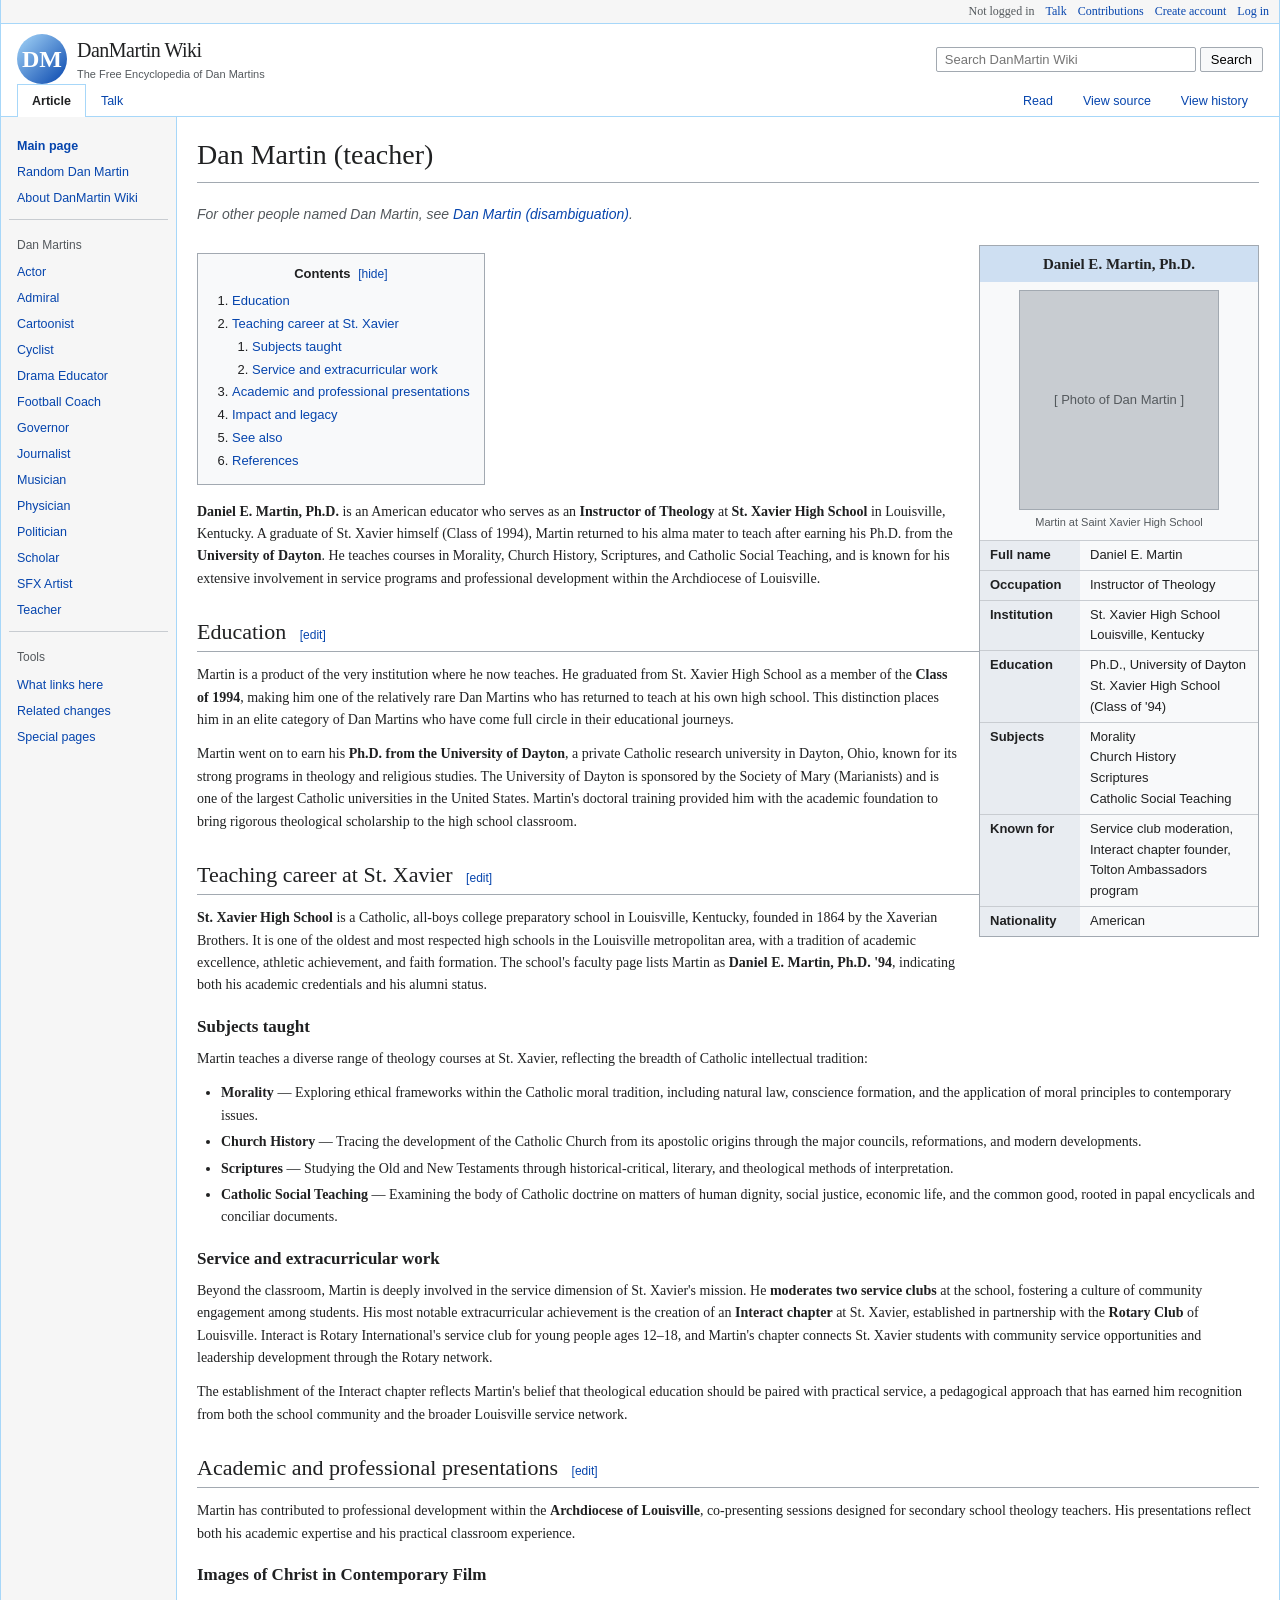
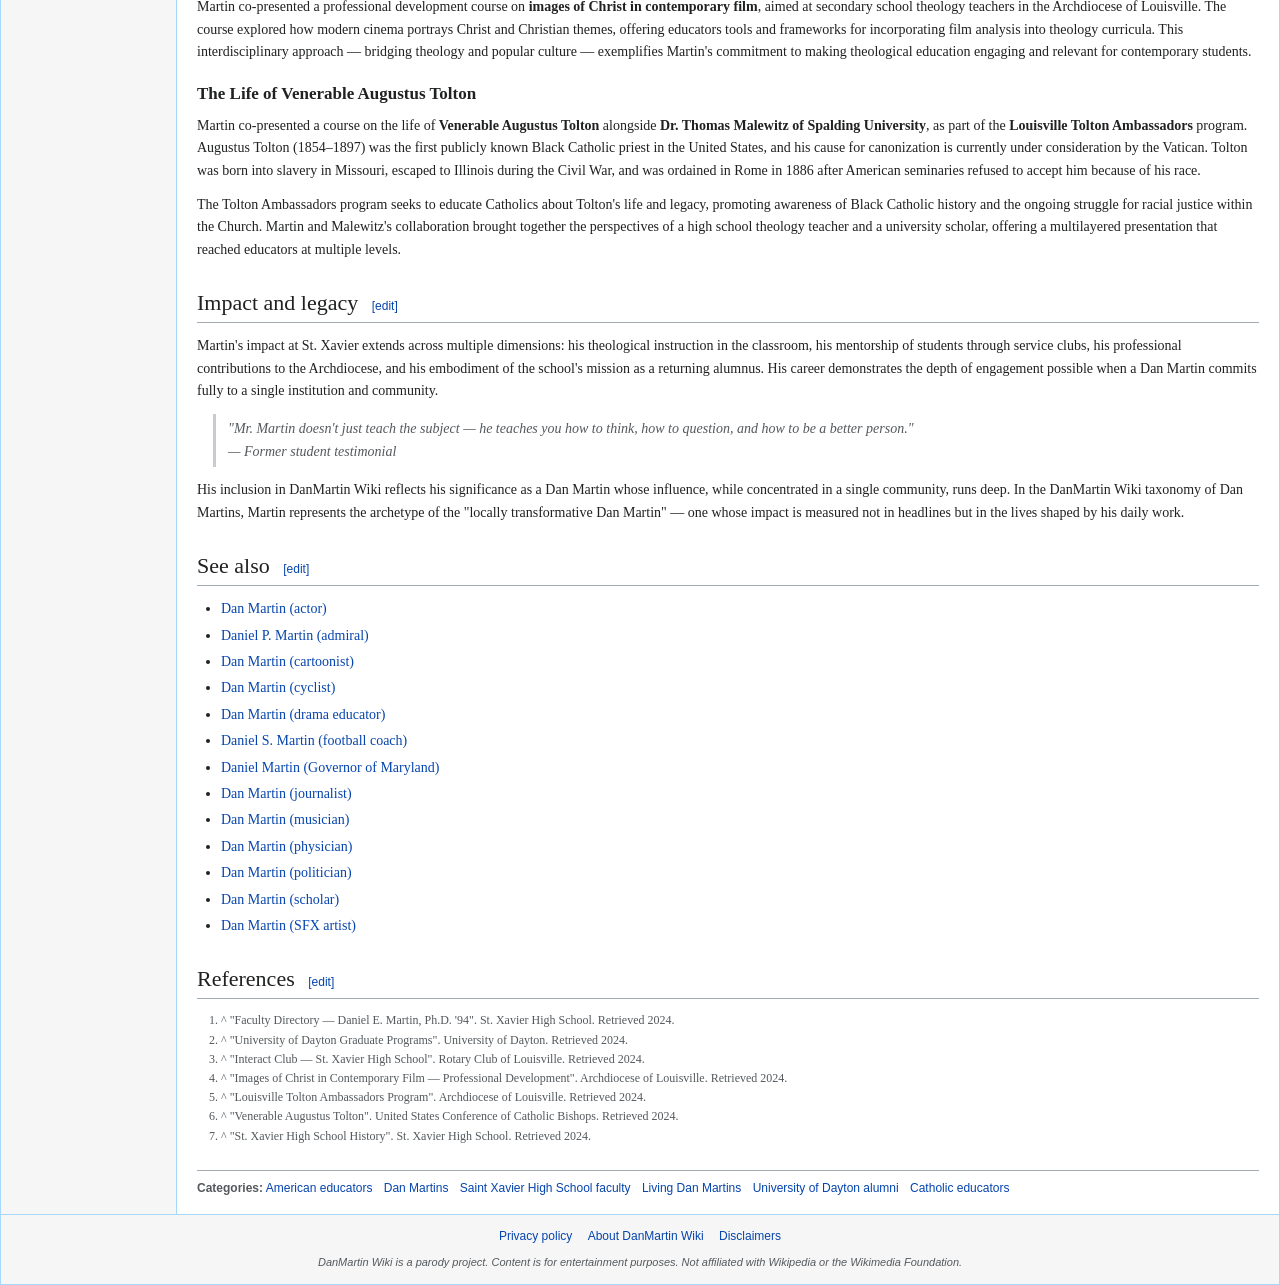
<file: pages/dan-martin-teacher.html>
<!DOCTYPE html>
<html lang="en">
<head>
  <meta charset="UTF-8">
  <meta name="viewport" content="width=device-width, initial-scale=1.0">
  <title>Dan Martin (teacher) — DanMartin Wiki</title>
  <link rel="stylesheet" href="../css/style.css">
</head>
<body>

<div class="wiki-wrapper">
  <div class="wiki-personal-bar">
    <span>Not logged in</span>
    <a href="#">Talk</a>
    <a href="#">Contributions</a>
    <a href="#">Create account</a>
    <a href="#">Log in</a>
  </div>

  <div class="wiki-header">
    <div class="wiki-header-inner">
      <a href="../index.html" class="wiki-logo">
        <div class="wiki-logo-icon">DM</div>
        <div class="wiki-logo-text">
          <h1>DanMartin Wiki</h1>
          <div class="tagline">The Free Encyclopedia of Dan Martins</div>
        </div>
      </a>
      <div class="wiki-search" style="position:relative;">
        <input type="text" id="wiki-search-input" placeholder="Search DanMartin Wiki">
        <button id="wiki-search-btn">Search</button>
        <div id="search-results" class="search-results"></div>
      </div>
    </div>

    <div class="wiki-tabs">
      <a class="wiki-tab active" href="#">Article</a>
      <a class="wiki-tab" href="#">Talk</a>
      <span style="flex:1;"></span>
      <a class="wiki-tab" href="#">Read</a>
      <a class="wiki-tab" href="#">View source</a>
      <a class="wiki-tab" href="#">View history</a>
    </div>
  </div>

  <div class="wiki-body">
    <nav class="wiki-sidebar">
      <div class="sidebar-section">
        <ul>
          <li><a href="../index.html"><strong>Main page</strong></a></li>
          <li><a href="#" class="random-dan-martin">Random Dan Martin</a></li>
          <li><a href="#">About DanMartin Wiki</a></li>
        </ul>
      </div>
      <div class="sidebar-section">
        <h3>Dan Martins</h3>
        <ul>
          <li><a href="dan-martin-actor.html">Actor</a></li>
          <li><a href="dan-martin-admiral.html">Admiral</a></li>
          <li><a href="dan-martin-cartoonist.html">Cartoonist</a></li>
          <li><a href="dan-martin-cyclist.html">Cyclist</a></li>
          <li><a href="dan-martin-drama-educator.html">Drama Educator</a></li>
          <li><a href="dan-martin-football-coach.html">Football Coach</a></li>
          <li><a href="dan-martin-governor.html">Governor</a></li>
          <li><a href="dan-martin-journalist.html">Journalist</a></li>
          <li><a href="dan-martin-musician.html">Musician</a></li>
          <li><a href="dan-martin-physician.html">Physician</a></li>
          <li><a href="dan-martin-politician.html">Politician</a></li>
          <li><a href="dan-martin-scholar.html">Scholar</a></li>
          <li><a href="dan-martin-sfx-artist.html">SFX Artist</a></li>
          <li><a href="dan-martin-teacher.html">Teacher</a></li>
        </ul>
      </div>
      <div class="sidebar-section">
        <h3>Tools</h3>
        <ul>
          <li><a href="#">What links here</a></li>
          <li><a href="#">Related changes</a></li>
          <li><a href="#">Special pages</a></li>
        </ul>
      </div>
    </nav>

    <main class="wiki-content">
      <h1 class="page-title">Dan Martin (teacher)</h1>

      <p class="hatnote">For other people named Dan Martin, see <a href="../index.html">Dan Martin (disambiguation)</a>.</p>

      <!-- Infobox -->
      <table class="infobox">
        <tr><td colspan="2" class="infobox-title">Daniel E. Martin, Ph.D.</td></tr>
        <tr><td colspan="2" class="infobox-image">
          <div class="placeholder-img">[ Photo of Dan Martin ]</div>
          <div style="font-size:11px; color:#54595d; margin-top:4px;">Martin at Saint Xavier High School</div>
        </td></tr>
        <tr><td class="infobox-label">Full name</td><td class="infobox-data">Daniel E. Martin</td></tr>
        <tr><td class="infobox-label">Occupation</td><td class="infobox-data">Instructor of Theology</td></tr>
        <tr><td class="infobox-label">Institution</td><td class="infobox-data">St. Xavier High School<br>Louisville, Kentucky</td></tr>
        <tr><td class="infobox-label">Education</td><td class="infobox-data">Ph.D., University of Dayton<br>St. Xavier High School (Class of '94)</td></tr>
        <tr><td class="infobox-label">Subjects</td><td class="infobox-data">Morality<br>Church History<br>Scriptures<br>Catholic Social Teaching</td></tr>
        <tr><td class="infobox-label">Known for</td><td class="infobox-data">Service club moderation, Interact chapter founder, Tolton Ambassadors program</td></tr>
        <tr><td class="infobox-label">Nationality</td><td class="infobox-data">American</td></tr>
      </table>

      <!-- Table of Contents -->
      <div class="toc">
        <div class="toc-title">Contents <span id="toc-toggle" class="toc-toggle" onclick="toggleToc()">[hide]</span></div>
        <ol id="toc-list">
          <li><a href="#education">Education</a></li>
          <li><a href="#career">Teaching career at St. Xavier</a>
            <ol>
              <li><a href="#subjects">Subjects taught</a></li>
              <li><a href="#service">Service and extracurricular work</a></li>
            </ol>
          </li>
          <li><a href="#presentations">Academic and professional presentations</a></li>
          <li><a href="#impact">Impact and legacy</a></li>
          <li><a href="#see-also">See also</a></li>
          <li><a href="#references">References</a></li>
        </ol>
      </div>

      <p class="article-intro"><b>Daniel E. Martin, Ph.D.</b> is an American educator who serves as an <b>Instructor of Theology</b> at <b>St. Xavier High School</b> in Louisville, Kentucky. A graduate of St. Xavier himself (Class of 1994), Martin returned to his alma mater to teach after earning his Ph.D. from the <b>University of Dayton</b>. He teaches courses in Morality, Church History, Scriptures, and Catholic Social Teaching, and is known for his extensive involvement in service programs and professional development within the Archdiocese of Louisville.</p>

      <h2 id="education">Education <span class="edit-link">[<a href="#">edit</a>]</span></h2>

      <p>Martin is a product of the very institution where he now teaches. He graduated from St. Xavier High School as a member of the <b>Class of 1994</b>, making him one of the relatively rare Dan Martins who has returned to teach at his own high school. This distinction places him in an elite category of Dan Martins who have come full circle in their educational journeys.</p>

      <p>Martin went on to earn his <b>Ph.D. from the University of Dayton</b>, a private Catholic research university in Dayton, Ohio, known for its strong programs in theology and religious studies. The University of Dayton is sponsored by the Society of Mary (Marianists) and is one of the largest Catholic universities in the United States. Martin's doctoral training provided him with the academic foundation to bring rigorous theological scholarship to the high school classroom.</p>

      <h2 id="career">Teaching career at St. Xavier <span class="edit-link">[<a href="#">edit</a>]</span></h2>

      <p><b>St. Xavier High School</b> is a Catholic, all-boys college preparatory school in Louisville, Kentucky, founded in 1864 by the Xaverian Brothers. It is one of the oldest and most respected high schools in the Louisville metropolitan area, with a tradition of academic excellence, athletic achievement, and faith formation. The school's faculty page lists Martin as <b>Daniel E. Martin, Ph.D. '94</b>, indicating both his academic credentials and his alumni status.</p>

      <h3 id="subjects">Subjects taught</h3>

      <p>Martin teaches a diverse range of theology courses at St. Xavier, reflecting the breadth of Catholic intellectual tradition:</p>

      <ul>
        <li><b>Morality</b> &mdash; Exploring ethical frameworks within the Catholic moral tradition, including natural law, conscience formation, and the application of moral principles to contemporary issues.</li>
        <li><b>Church History</b> &mdash; Tracing the development of the Catholic Church from its apostolic origins through the major councils, reformations, and modern developments.</li>
        <li><b>Scriptures</b> &mdash; Studying the Old and New Testaments through historical-critical, literary, and theological methods of interpretation.</li>
        <li><b>Catholic Social Teaching</b> &mdash; Examining the body of Catholic doctrine on matters of human dignity, social justice, economic life, and the common good, rooted in papal encyclicals and conciliar documents.</li>
      </ul>

      <h3 id="service">Service and extracurricular work</h3>

      <p>Beyond the classroom, Martin is deeply involved in the service dimension of St. Xavier's mission. He <b>moderates two service clubs</b> at the school, fostering a culture of community engagement among students. His most notable extracurricular achievement is the creation of an <b>Interact chapter</b> at St. Xavier, established in partnership with the <b>Rotary Club</b> of Louisville. Interact is Rotary International's service club for young people ages 12&ndash;18, and Martin's chapter connects St. Xavier students with community service opportunities and leadership development through the Rotary network.</p>

      <p>The establishment of the Interact chapter reflects Martin's belief that theological education should be paired with practical service, a pedagogical approach that has earned him recognition from both the school community and the broader Louisville service network.</p>

      <h2 id="presentations">Academic and professional presentations <span class="edit-link">[<a href="#">edit</a>]</span></h2>

      <p>Martin has contributed to professional development within the <b>Archdiocese of Louisville</b>, co-presenting sessions designed for secondary school theology teachers. His presentations reflect both his academic expertise and his practical classroom experience.</p>

      <h3>Images of Christ in Contemporary Film</h3>

      <p>Martin co-presented a professional development course on <b>images of Christ in contemporary film</b>, aimed at secondary school theology teachers in the Archdiocese of Louisville. The course explored how modern cinema portrays Christ and Christian themes, offering educators tools and frameworks for incorporating film analysis into theology curricula. This interdisciplinary approach &mdash; bridging theology and popular culture &mdash; exemplifies Martin's commitment to making theological education engaging and relevant for contemporary students.</p>

      <h3>The Life of Venerable Augustus Tolton</h3>

      <p>Martin co-presented a course on the life of <b>Venerable Augustus Tolton</b> alongside <b>Dr. Thomas Malewitz of Spalding University</b>, as part of the <b>Louisville Tolton Ambassadors</b> program. Augustus Tolton (1854&ndash;1897) was the first publicly known Black Catholic priest in the United States, and his cause for canonization is currently under consideration by the Vatican. Tolton was born into slavery in Missouri, escaped to Illinois during the Civil War, and was ordained in Rome in 1886 after American seminaries refused to accept him because of his race.</p>

      <p>The Tolton Ambassadors program seeks to educate Catholics about Tolton's life and legacy, promoting awareness of Black Catholic history and the ongoing struggle for racial justice within the Church. Martin and Malewitz's collaboration brought together the perspectives of a high school theology teacher and a university scholar, offering a multilayered presentation that reached educators at multiple levels.</p>

      <h2 id="impact">Impact and legacy <span class="edit-link">[<a href="#">edit</a>]</span></h2>

      <p>Martin's impact at St. Xavier extends across multiple dimensions: his theological instruction in the classroom, his mentorship of students through service clubs, his professional contributions to the Archdiocese, and his embodiment of the school's mission as a returning alumnus. His career demonstrates the depth of engagement possible when a Dan Martin commits fully to a single institution and community.</p>

      <blockquote>
        "Mr. Martin doesn't just teach the subject &mdash; he teaches you how to think, how to question, and how to be a better person."
        <br>&mdash; Former student testimonial
      </blockquote>

      <p>His inclusion in DanMartin Wiki reflects his significance as a Dan Martin whose influence, while concentrated in a single community, runs deep. In the DanMartin Wiki taxonomy of Dan Martins, Martin represents the archetype of the "locally transformative Dan Martin" &mdash; one whose impact is measured not in headlines but in the lives shaped by his daily work.</p>

      <h2 id="see-also">See also <span class="edit-link">[<a href="#">edit</a>]</span></h2>

      <ul>
        <li><a href="dan-martin-actor.html">Dan Martin (actor)</a></li>
        <li><a href="dan-martin-admiral.html">Daniel P. Martin (admiral)</a></li>
        <li><a href="dan-martin-cartoonist.html">Dan Martin (cartoonist)</a></li>
        <li><a href="dan-martin-cyclist.html">Dan Martin (cyclist)</a></li>
        <li><a href="dan-martin-drama-educator.html">Dan Martin (drama educator)</a></li>
        <li><a href="dan-martin-football-coach.html">Daniel S. Martin (football coach)</a></li>
        <li><a href="dan-martin-governor.html">Daniel Martin (Governor of Maryland)</a></li>
        <li><a href="dan-martin-journalist.html">Dan Martin (journalist)</a></li>
        <li><a href="dan-martin-musician.html">Dan Martin (musician)</a></li>
        <li><a href="dan-martin-physician.html">Dan Martin (physician)</a></li>
        <li><a href="dan-martin-politician.html">Dan Martin (politician)</a></li>
        <li><a href="dan-martin-scholar.html">Dan Martin (scholar)</a></li>
        <li><a href="dan-martin-sfx-artist.html">Dan Martin (SFX artist)</a></li>
      </ul>

      <h2 id="references">References <span class="edit-link">[<a href="#">edit</a>]</span></h2>

      <div class="reflist">
        <ol>
          <li>^ "Faculty Directory &mdash; Daniel E. Martin, Ph.D. '94". St. Xavier High School. Retrieved 2024.</li>
          <li>^ "University of Dayton Graduate Programs". University of Dayton. Retrieved 2024.</li>
          <li>^ "Interact Club &mdash; St. Xavier High School". Rotary Club of Louisville. Retrieved 2024.</li>
          <li>^ "Images of Christ in Contemporary Film &mdash; Professional Development". Archdiocese of Louisville. Retrieved 2024.</li>
          <li>^ "Louisville Tolton Ambassadors Program". Archdiocese of Louisville. Retrieved 2024.</li>
          <li>^ "Venerable Augustus Tolton". United States Conference of Catholic Bishops. Retrieved 2024.</li>
          <li>^ "St. Xavier High School History". St. Xavier High School. Retrieved 2024.</li>
        </ol>
      </div>

      <div class="categories-bar">
        <strong>Categories:</strong>
        <a href="#">American educators</a>
        <a href="#">Dan Martins</a>
        <a href="#">Saint Xavier High School faculty</a>
        <a href="#">Living Dan Martins</a>
        <a href="#">University of Dayton alumni</a>
        <a href="#">Catholic educators</a>
      </div>
    </main>
  </div>

  <div class="wiki-footer">
    <div class="footer-links">
      <a href="#">Privacy policy</a>
      <a href="#">About DanMartin Wiki</a>
      <a href="#">Disclaimers</a>
    </div>
    <div class="disclaimer">
      DanMartin Wiki is a parody project. Content is for entertainment purposes. Not affiliated with Wikipedia or the Wikimedia Foundation.
    </div>
  </div>
</div>

<script src="../js/app.js"></script>
</body>
</html>
</file>
<file: css/style.css>
/* DanMartin Wiki - Wikipedia Parody Stylesheet */

/* Reset & Base */
* {
  margin: 0;
  padding: 0;
  box-sizing: border-box;
}

body {
  font-family: 'Linux Libertine', 'Georgia', 'Times', serif;
  font-size: 14px;
  line-height: 1.6;
  color: #202122;
  background-color: #f6f6f6;
}

a {
  color: #0645ad;
  text-decoration: none;
}

a:hover {
  text-decoration: underline;
}

a:visited {
  color: #0b0080;
}

/* Wikipedia-style outer wrapper */
.wiki-wrapper {
  max-width: 1340px;
  margin: 0 auto;
  background: #ffffff;
  border: 1px solid #a7d7f9;
  border-top: none;
}

/* Top Banner / Personal tools */
.wiki-personal-bar {
  background: #f6f6f6;
  border-bottom: 1px solid #a7d7f9;
  padding: 2px 10px;
  font-size: 12px;
  text-align: right;
  color: #54595d;
}

.wiki-personal-bar a {
  margin-left: 8px;
  color: #0645ad;
}

/* Header area */
.wiki-header {
  background: #ffffff;
  padding: 0;
  position: relative;
}

.wiki-header-inner {
  display: flex;
  align-items: center;
  padding: 10px 16px 0 16px;
}

.wiki-logo {
  display: flex;
  align-items: center;
  text-decoration: none;
  color: inherit;
  margin-right: 20px;
}

.wiki-logo-icon {
  width: 50px;
  height: 50px;
  background: linear-gradient(135deg, #a7d7f9 0%, #0645ad 100%);
  border-radius: 50%;
  display: flex;
  align-items: center;
  justify-content: center;
  font-size: 24px;
  font-weight: bold;
  color: white;
  margin-right: 10px;
  font-family: 'Linux Libertine', Georgia, serif;
}

.wiki-logo-text h1 {
  font-size: 20px;
  font-weight: normal;
  font-family: 'Linux Libertine', Georgia, serif;
  letter-spacing: -0.5px;
}

.wiki-logo-text .tagline {
  font-size: 11px;
  color: #54595d;
  font-family: sans-serif;
}

/* Search bar */
.wiki-search {
  margin-left: auto;
  display: flex;
  align-items: center;
}

.wiki-search input[type="text"] {
  width: 260px;
  padding: 4px 8px;
  border: 1px solid #a2a9b1;
  border-radius: 2px;
  font-size: 13px;
  font-family: sans-serif;
}

.wiki-search button {
  padding: 4px 10px;
  margin-left: 4px;
  background: #f8f9fa;
  border: 1px solid #a2a9b1;
  border-radius: 2px;
  font-size: 13px;
  cursor: pointer;
  font-family: sans-serif;
}

.wiki-search button:hover {
  background: #eaecf0;
}

/* Tabs */
.wiki-tabs {
  display: flex;
  border-bottom: 1px solid #a7d7f9;
  padding: 0 16px;
  background: #ffffff;
}

.wiki-tab {
  padding: 6px 14px;
  font-size: 12.5px;
  color: #0645ad;
  cursor: pointer;
  border: 1px solid transparent;
  border-bottom: none;
  margin-bottom: -1px;
  font-family: sans-serif;
  background: none;
  text-decoration: none;
}

.wiki-tab:hover {
  text-decoration: none;
  background: #eaecf0;
}

.wiki-tab.active {
  background: #ffffff;
  border-color: #a7d7f9;
  border-bottom-color: #ffffff;
  color: #202122;
  font-weight: bold;
}

/* Main layout: sidebar + content */
.wiki-body {
  display: flex;
  min-height: 600px;
}

/* Left sidebar */
.wiki-sidebar {
  width: 176px;
  min-width: 176px;
  background: #f6f6f6;
  border-right: 1px solid #a7d7f9;
  padding: 12px 8px;
  font-size: 12px;
  font-family: sans-serif;
}

.wiki-sidebar h3 {
  font-size: 12px;
  color: #54595d;
  padding: 4px 8px;
  margin-top: 8px;
  font-weight: normal;
}

.wiki-sidebar ul {
  list-style: none;
  padding: 0;
}

.wiki-sidebar ul li a {
  display: block;
  padding: 3px 8px;
  color: #0645ad;
  font-size: 12.5px;
  border-radius: 2px;
}

.wiki-sidebar ul li a:hover {
  background: #eaecf0;
  text-decoration: none;
}

.wiki-sidebar .sidebar-section {
  border-top: 1px solid #c8ccd1;
  margin-top: 8px;
  padding-top: 4px;
}

.wiki-sidebar .sidebar-section:first-child {
  border-top: none;
  margin-top: 0;
}

/* Content area */
.wiki-content {
  flex: 1;
  padding: 16px 20px;
  min-width: 0;
}

.wiki-content h1.page-title {
  font-size: 28px;
  font-weight: normal;
  border-bottom: 1px solid #a2a9b1;
  padding-bottom: 4px;
  margin-bottom: 16px;
  font-family: 'Linux Libertine', Georgia, serif;
}

.wiki-content h2 {
  font-size: 22px;
  font-weight: normal;
  border-bottom: 1px solid #a2a9b1;
  padding-bottom: 2px;
  margin: 24px 0 12px 0;
  font-family: 'Linux Libertine', Georgia, serif;
}

.wiki-content h2 .edit-link {
  font-size: 12px;
  font-weight: normal;
  margin-left: 8px;
  font-family: sans-serif;
  color: #0645ad;
}

.wiki-content h3 {
  font-size: 17px;
  font-weight: bold;
  margin: 16px 0 8px 0;
  font-family: 'Linux Libertine', Georgia, serif;
}

.wiki-content p {
  margin-bottom: 12px;
  font-size: 14px;
  line-height: 1.6;
}

/* Infobox (right-side box on article pages) */
.infobox {
  float: right;
  width: 280px;
  margin: 0 0 16px 20px;
  border: 1px solid #a2a9b1;
  background: #f8f9fa;
  font-size: 13px;
  font-family: sans-serif;
  border-spacing: 0;
}

.infobox caption,
.infobox .infobox-title {
  background: #cedff2;
  padding: 6px 10px;
  font-size: 15px;
  font-weight: bold;
  text-align: center;
  font-family: 'Linux Libertine', Georgia, serif;
}

.infobox .infobox-image {
  text-align: center;
  padding: 8px;
  background: #f8f9fa;
}

.infobox .infobox-image .placeholder-img {
  width: 200px;
  height: 220px;
  background: #c8ccd1;
  display: inline-flex;
  align-items: center;
  justify-content: center;
  color: #54595d;
  font-size: 13px;
  border: 1px solid #a2a9b1;
}

.infobox .infobox-label {
  padding: 4px 10px;
  font-weight: bold;
  vertical-align: top;
  width: 100px;
  background: #e8ecf1;
  border-top: 1px solid #c8ccd1;
}

.infobox .infobox-data {
  padding: 4px 10px;
  vertical-align: top;
  border-top: 1px solid #c8ccd1;
}

.infobox tr:first-child .infobox-label,
.infobox tr:first-child .infobox-data {
  border-top: none;
}

/* Table of Contents */
.toc {
  background: #f8f9fa;
  border: 1px solid #a2a9b1;
  padding: 10px 14px;
  display: inline-block;
  margin: 8px 0 16px 0;
  font-size: 13px;
  font-family: sans-serif;
}

.toc .toc-title {
  font-weight: bold;
  text-align: center;
  margin-bottom: 6px;
  font-size: 13px;
}

.toc .toc-toggle {
  font-size: 12px;
  font-weight: normal;
  color: #0645ad;
  cursor: pointer;
  margin-left: 4px;
}

.toc ol {
  margin-left: 20px;
}

.toc li {
  margin: 2px 0;
}

.toc a {
  color: #0645ad;
}

/* Main Page specific styles */
.main-page-banner {
  text-align: center;
  padding: 12px;
  margin-bottom: 16px;
}

.main-page-banner h1 {
  font-size: 24px;
  font-weight: normal;
  border: none;
  font-family: 'Linux Libertine', Georgia, serif;
}

.main-page-banner p {
  color: #54595d;
  font-size: 13px;
}

.main-page-columns {
  display: flex;
  gap: 16px;
  margin-bottom: 16px;
}

.main-page-columns > div {
  flex: 1;
}

.main-page-box {
  border: 1px solid #a2a9b1;
  margin-bottom: 16px;
  background: #f8f9fa;
}

.main-page-box .box-header {
  background: #cedff2;
  padding: 6px 12px;
  font-size: 15px;
  font-weight: bold;
  font-family: 'Linux Libertine', Georgia, serif;
  border-bottom: 1px solid #a2a9b1;
}

.main-page-box .box-header.green {
  background: #cef2ce;
}

.main-page-box .box-header.light {
  background: #e8ecf1;
}

.main-page-box .box-content {
  padding: 10px 14px;
  font-size: 13px;
  line-height: 1.6;
  font-family: sans-serif;
}

.main-page-box .box-content ul {
  margin-left: 18px;
}

.main-page-box .box-content ul li {
  margin-bottom: 4px;
}

/* Disambiguation page style */
.hatnote {
  font-style: italic;
  padding: 4px 0 8px 0;
  color: #54595d;
  font-size: 13px;
  font-family: sans-serif;
}

/* Category links at bottom */
.categories-bar {
  border-top: 1px solid #a2a9b1;
  margin-top: 24px;
  padding-top: 8px;
  font-size: 12px;
  font-family: sans-serif;
  color: #54595d;
}

.categories-bar a {
  margin-right: 8px;
}

/* See also / references */
.wiki-content ul {
  margin-left: 24px;
  margin-bottom: 12px;
}

.wiki-content ul li {
  margin-bottom: 4px;
}

.wiki-content .reflist {
  font-size: 12px;
  color: #54595d;
}

.wiki-content .reflist ol {
  margin-left: 24px;
}

/* Footer */
.wiki-footer {
  background: #f6f6f6;
  border-top: 1px solid #a7d7f9;
  padding: 12px 20px;
  font-size: 12px;
  color: #54595d;
  text-align: center;
  font-family: sans-serif;
}

.wiki-footer a {
  color: #0645ad;
  margin: 0 6px;
}

.wiki-footer .footer-links {
  margin-bottom: 8px;
}

.wiki-footer .disclaimer {
  font-style: italic;
  font-size: 11px;
}

/* Search results */
.search-results {
  display: none;
  position: absolute;
  top: 100%;
  right: 0;
  background: white;
  border: 1px solid #a2a9b1;
  width: 300px;
  max-height: 300px;
  overflow-y: auto;
  z-index: 100;
  box-shadow: 0 2px 6px rgba(0,0,0,0.15);
  font-family: sans-serif;
}

.search-results.active {
  display: block;
}

.search-result-item {
  padding: 8px 12px;
  border-bottom: 1px solid #eaecf0;
  font-size: 13px;
}

.search-result-item:hover {
  background: #eaecf0;
}

.search-result-item a {
  display: block;
}

.search-result-item .result-title {
  font-weight: bold;
  color: #0645ad;
}

.search-result-item .result-snippet {
  color: #54595d;
  font-size: 12px;
  margin-top: 2px;
}

.search-no-results {
  padding: 12px;
  color: #54595d;
  font-size: 13px;
  text-align: center;
}

/* Responsive */
@media (max-width: 900px) {
  .wiki-body {
    flex-direction: column;
  }

  .wiki-sidebar {
    width: 100%;
    min-width: 100%;
    border-right: none;
    border-bottom: 1px solid #a7d7f9;
    display: flex;
    flex-wrap: wrap;
    gap: 4px;
    padding: 8px;
  }

  .wiki-sidebar .sidebar-section {
    border-top: none;
    margin-top: 0;
  }

  .wiki-sidebar ul {
    display: flex;
    flex-wrap: wrap;
    gap: 4px;
  }

  .wiki-sidebar h3 {
    display: none;
  }

  .main-page-columns {
    flex-direction: column;
  }

  .infobox {
    float: none;
    width: 100%;
    margin: 0 0 16px 0;
  }
}

@media (max-width: 600px) {
  .wiki-header-inner {
    flex-direction: column;
    align-items: flex-start;
    gap: 8px;
  }

  .wiki-search {
    margin-left: 0;
    width: 100%;
  }

  .wiki-search input[type="text"] {
    width: 100%;
  }

  .wiki-tabs {
    overflow-x: auto;
  }

  .wiki-content h1.page-title {
    font-size: 22px;
  }
}

/* Superscript reference links */
sup.ref {
  font-size: 10px;
}

sup.ref a {
  color: #0645ad;
}

/* Blockquote */
blockquote {
  border-left: 3px solid #c8ccd1;
  padding: 4px 12px;
  margin: 8px 0 12px 16px;
  color: #54595d;
  font-style: italic;
}

/* Bold first sentence (Wikipedia style) */
.wiki-content .article-intro b {
  font-weight: bold;
}
</file>
